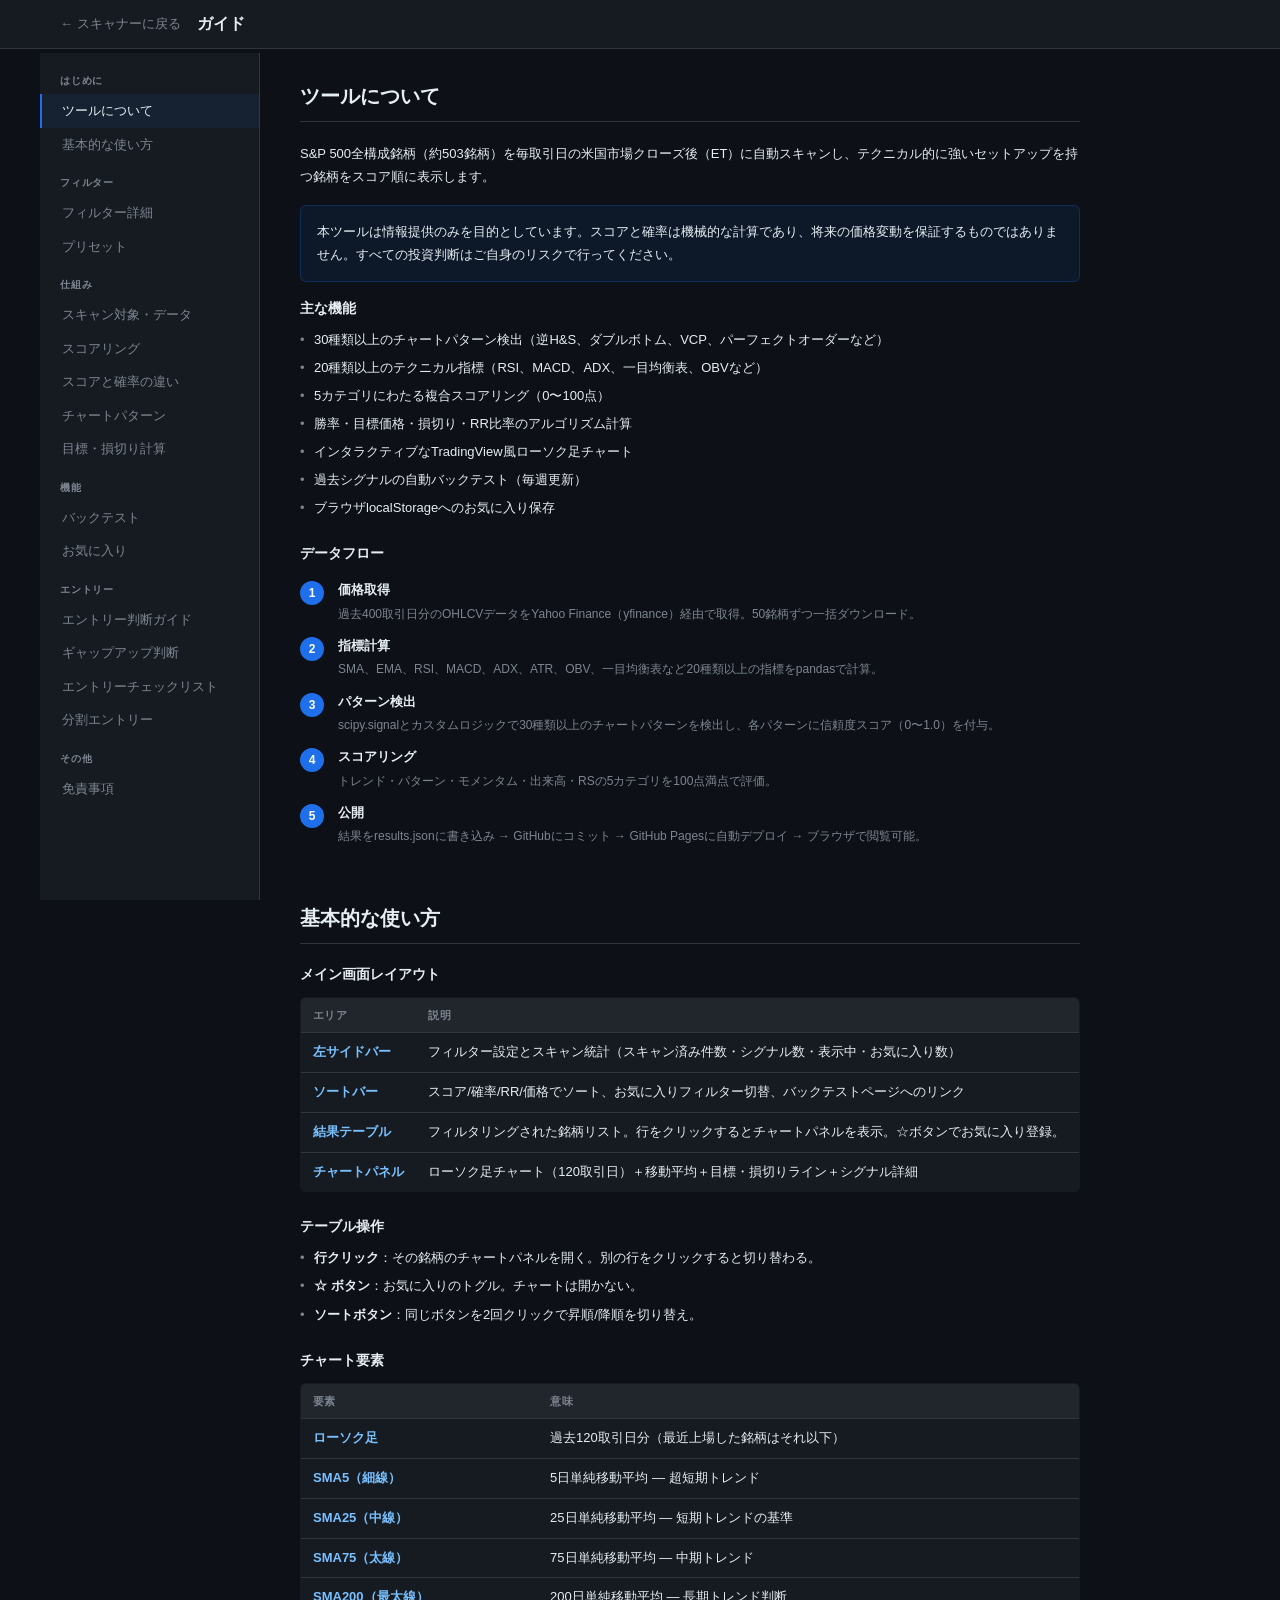
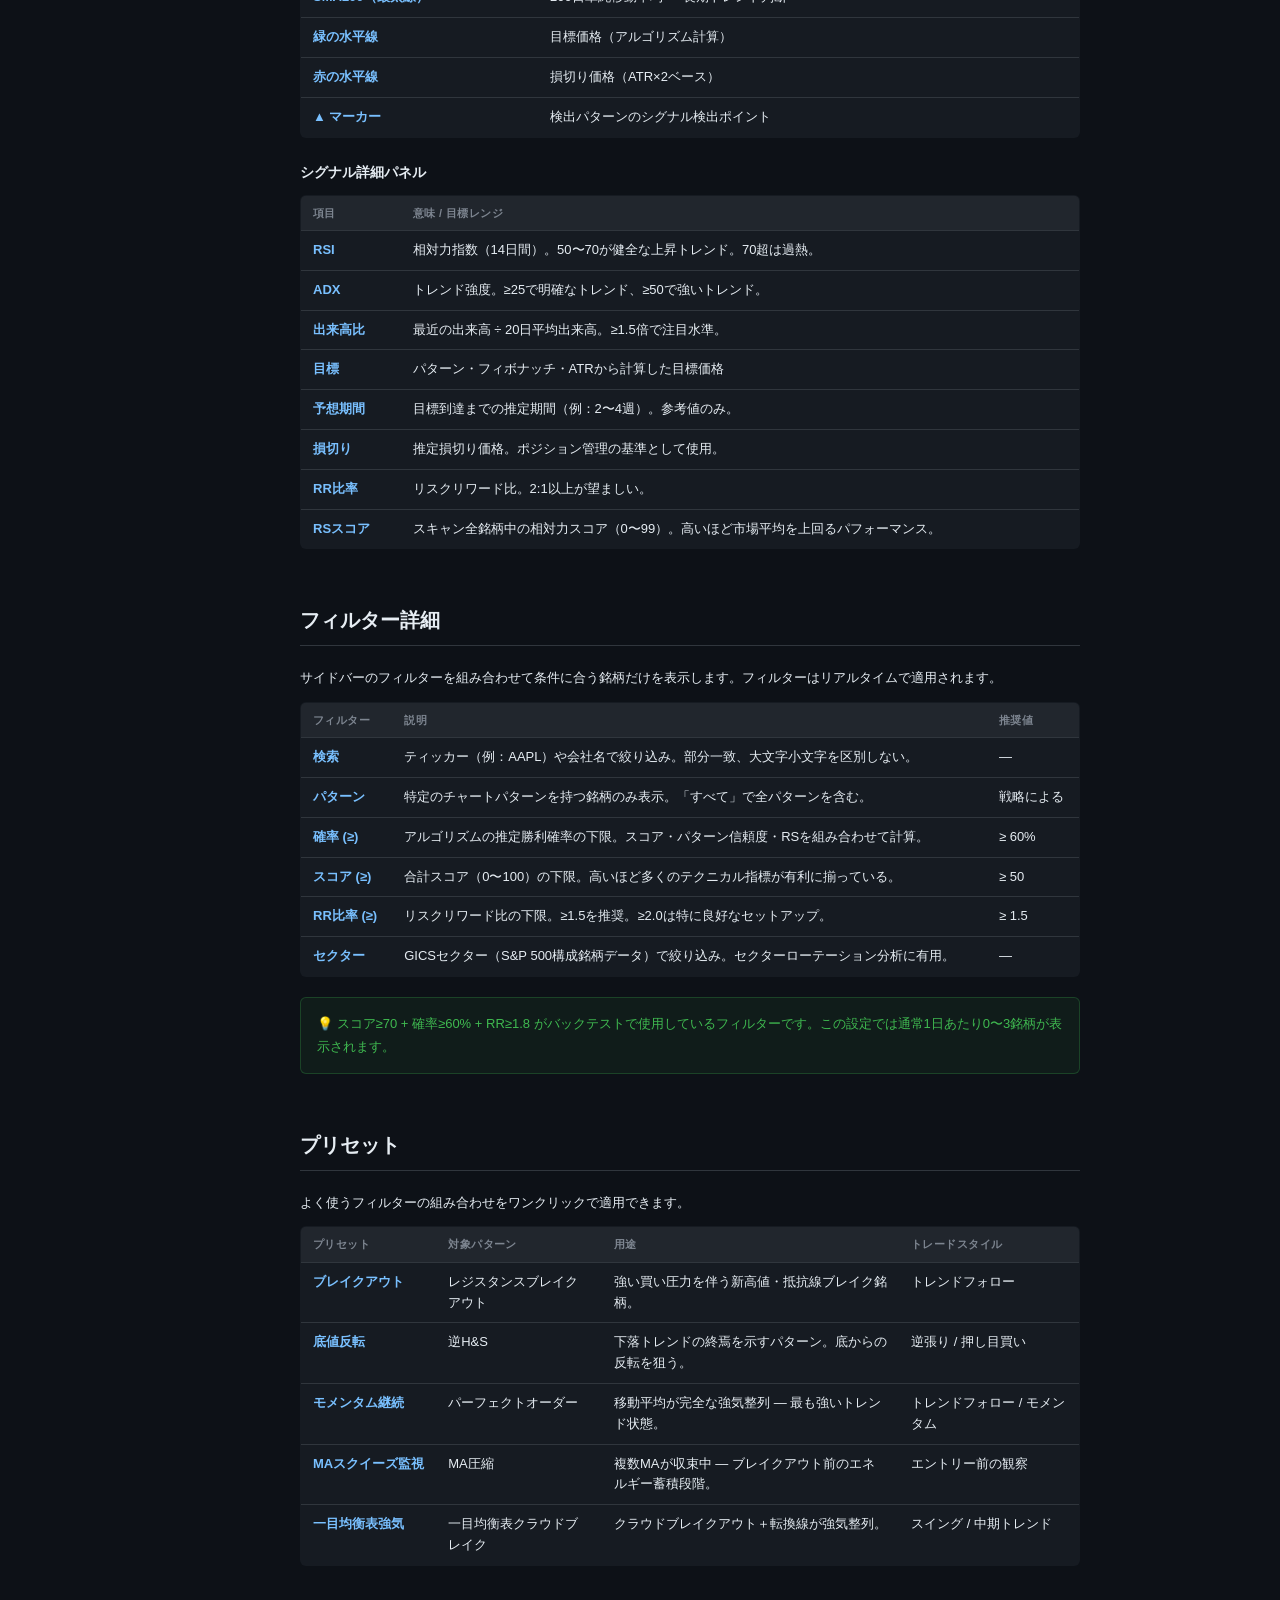
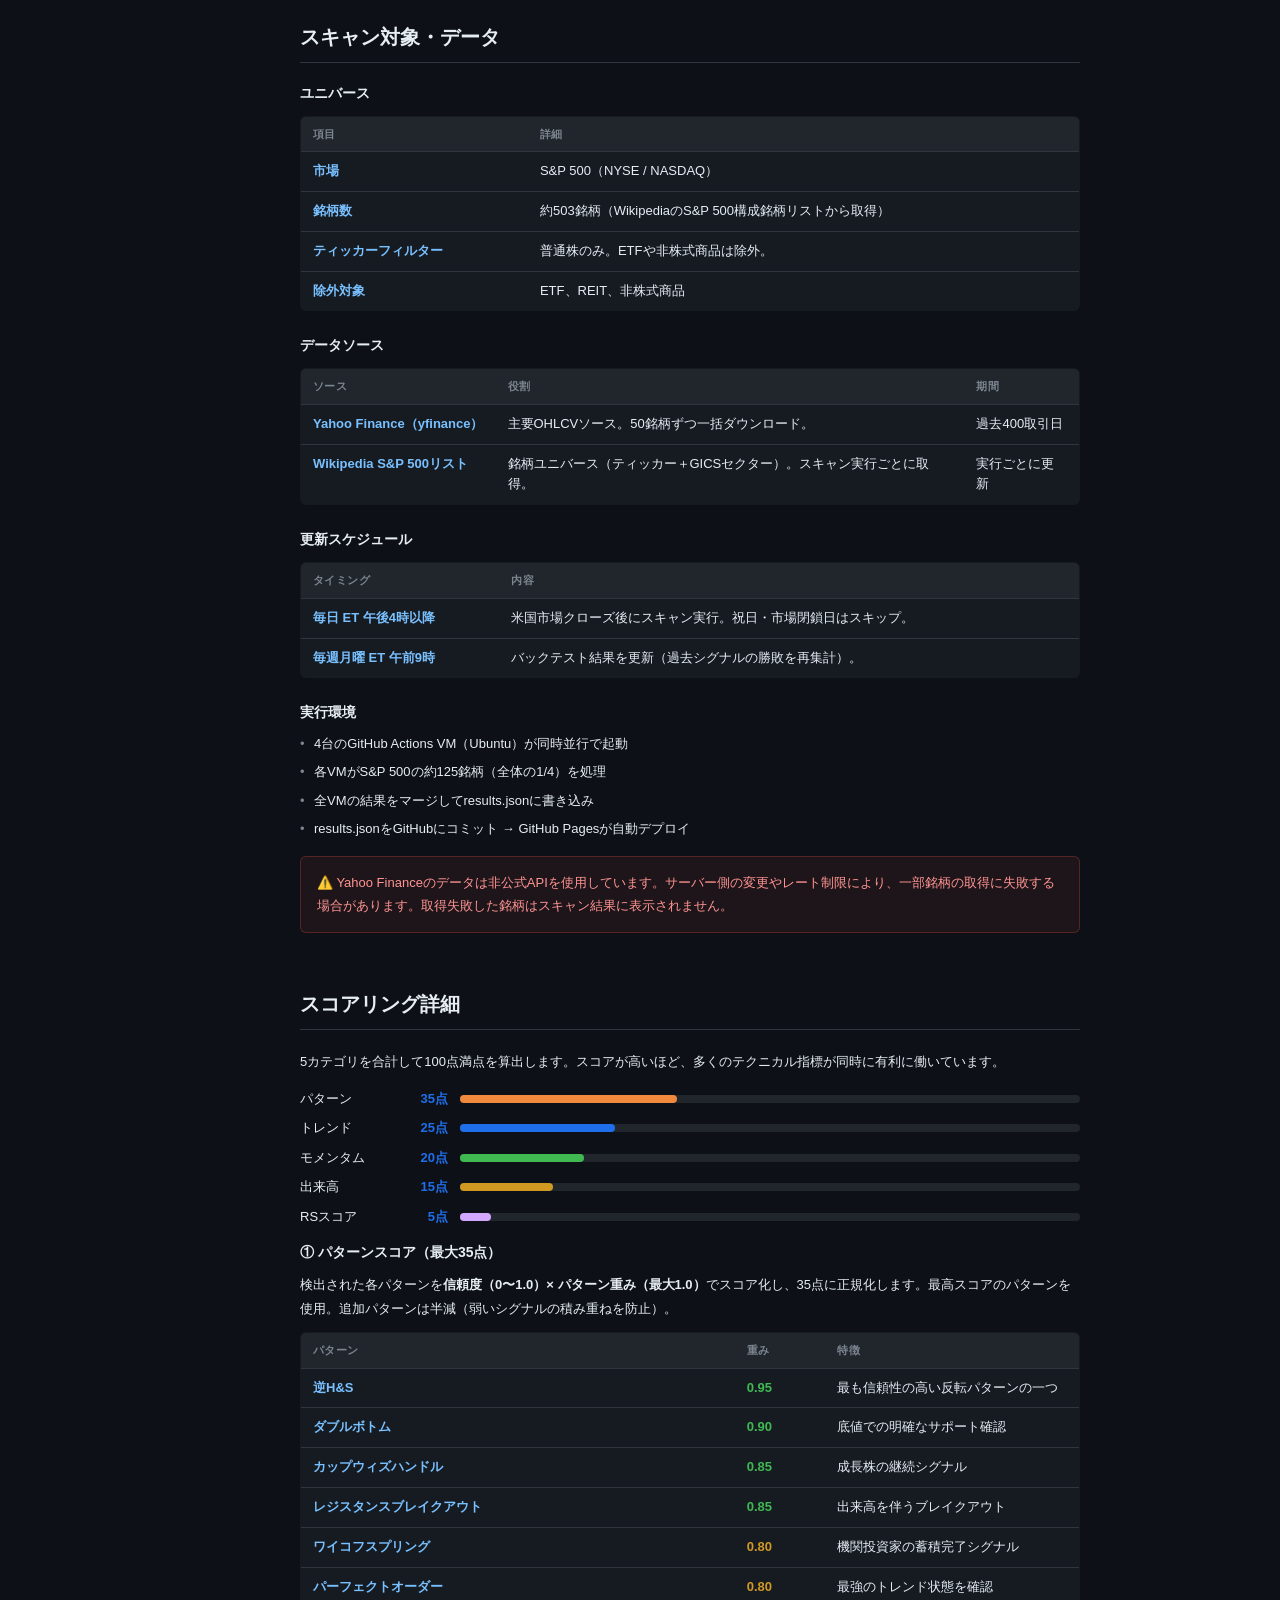
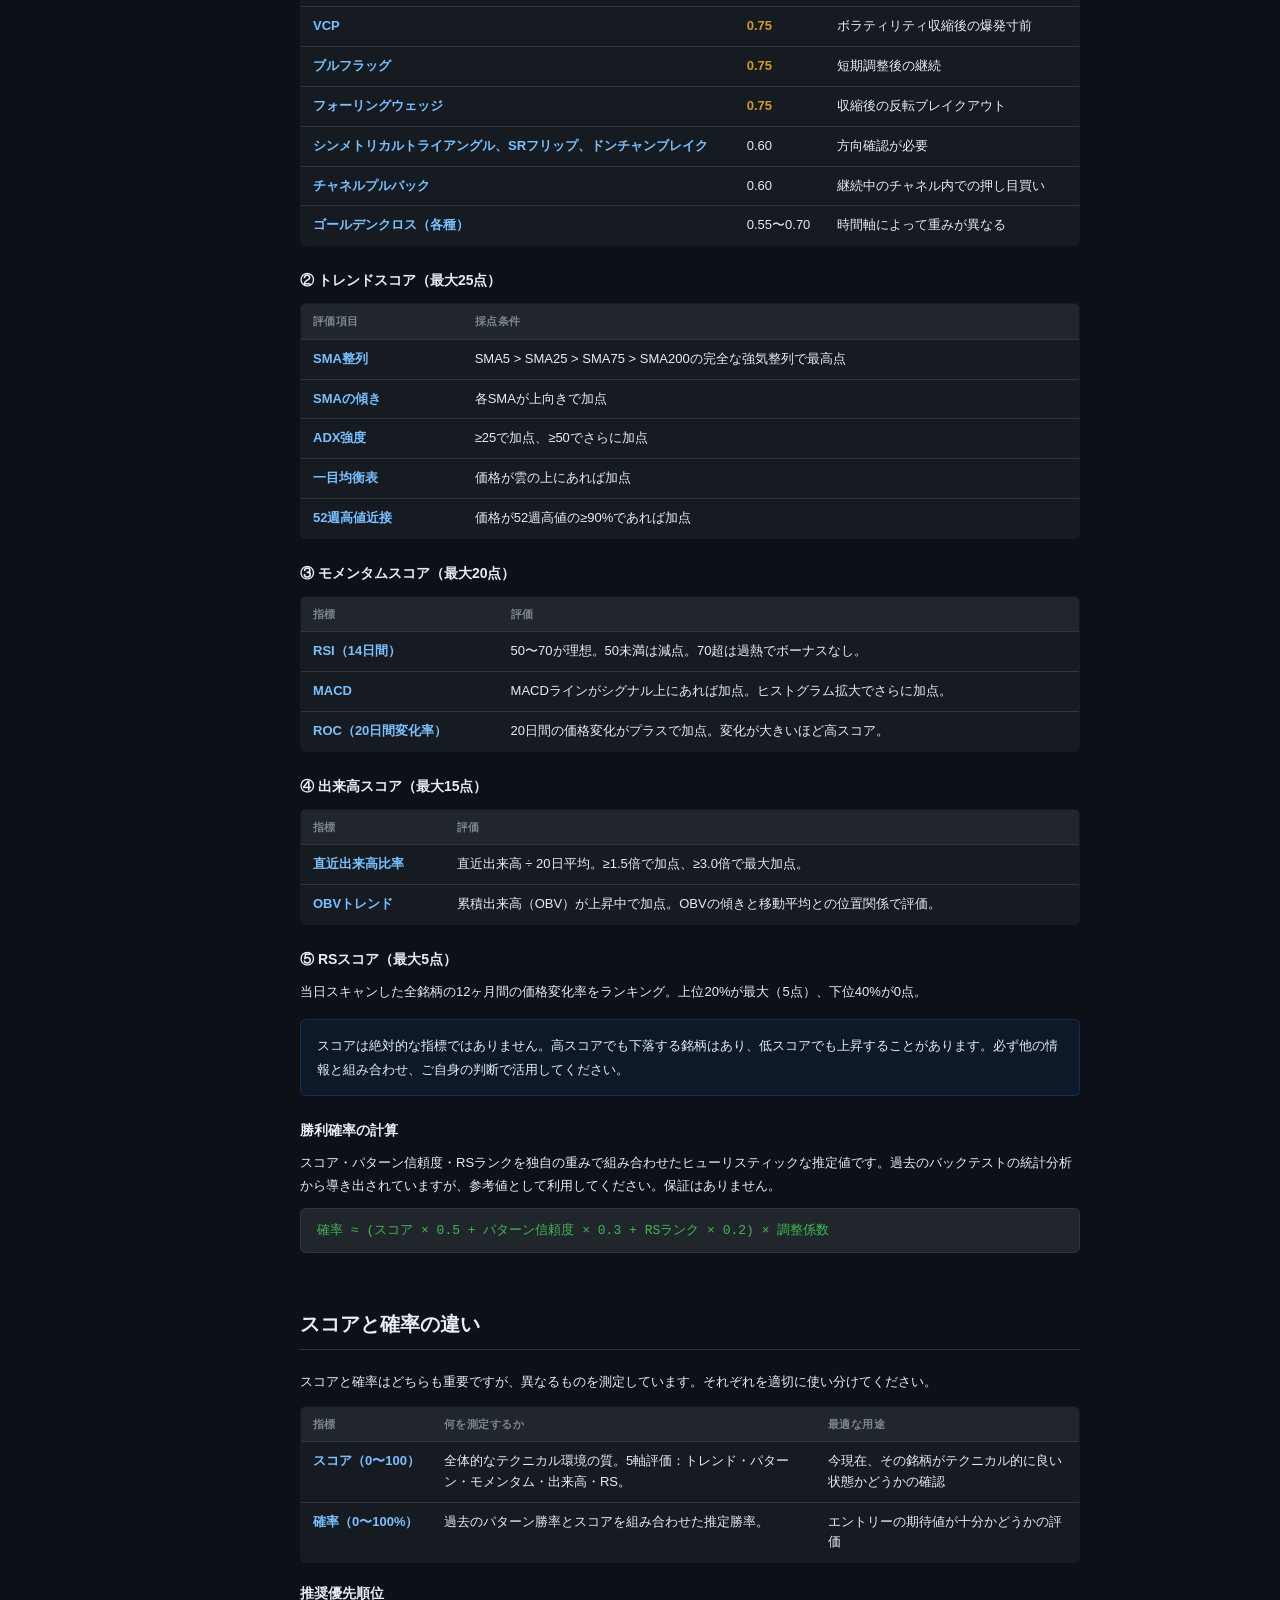
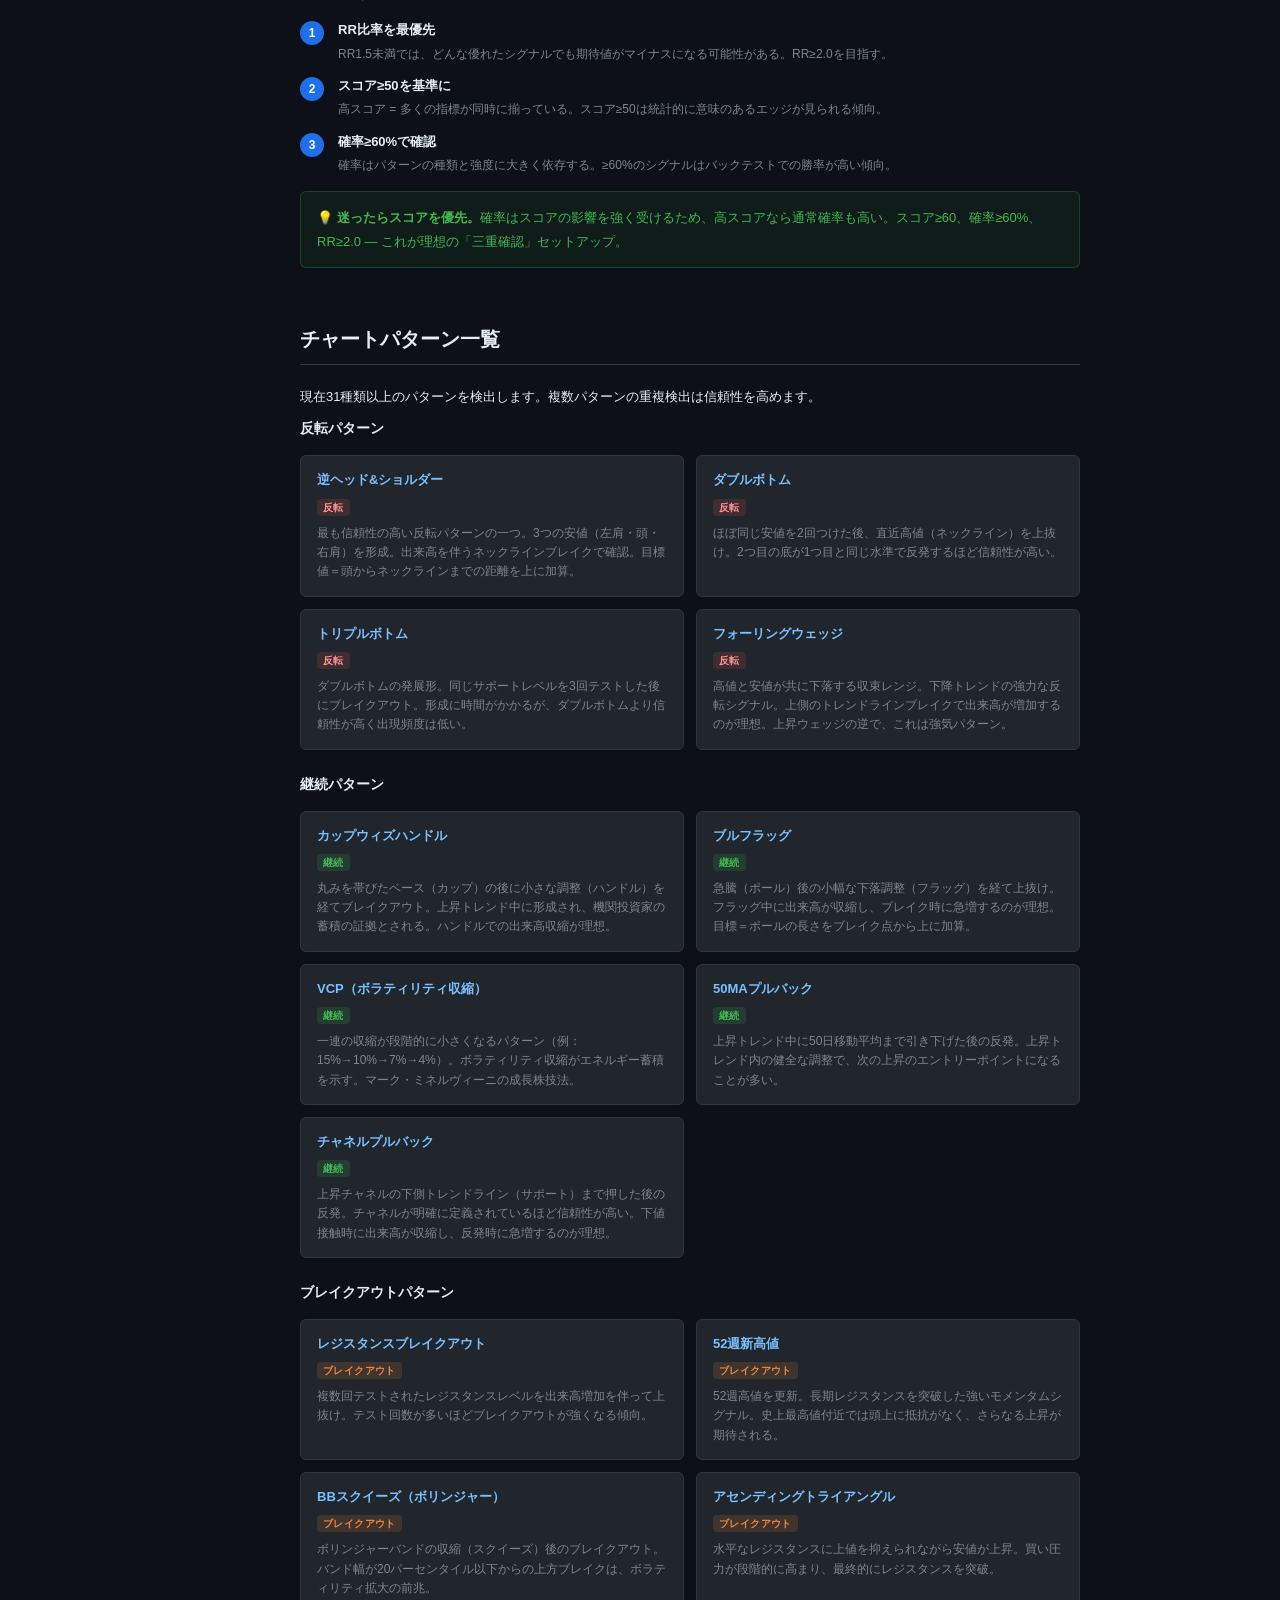
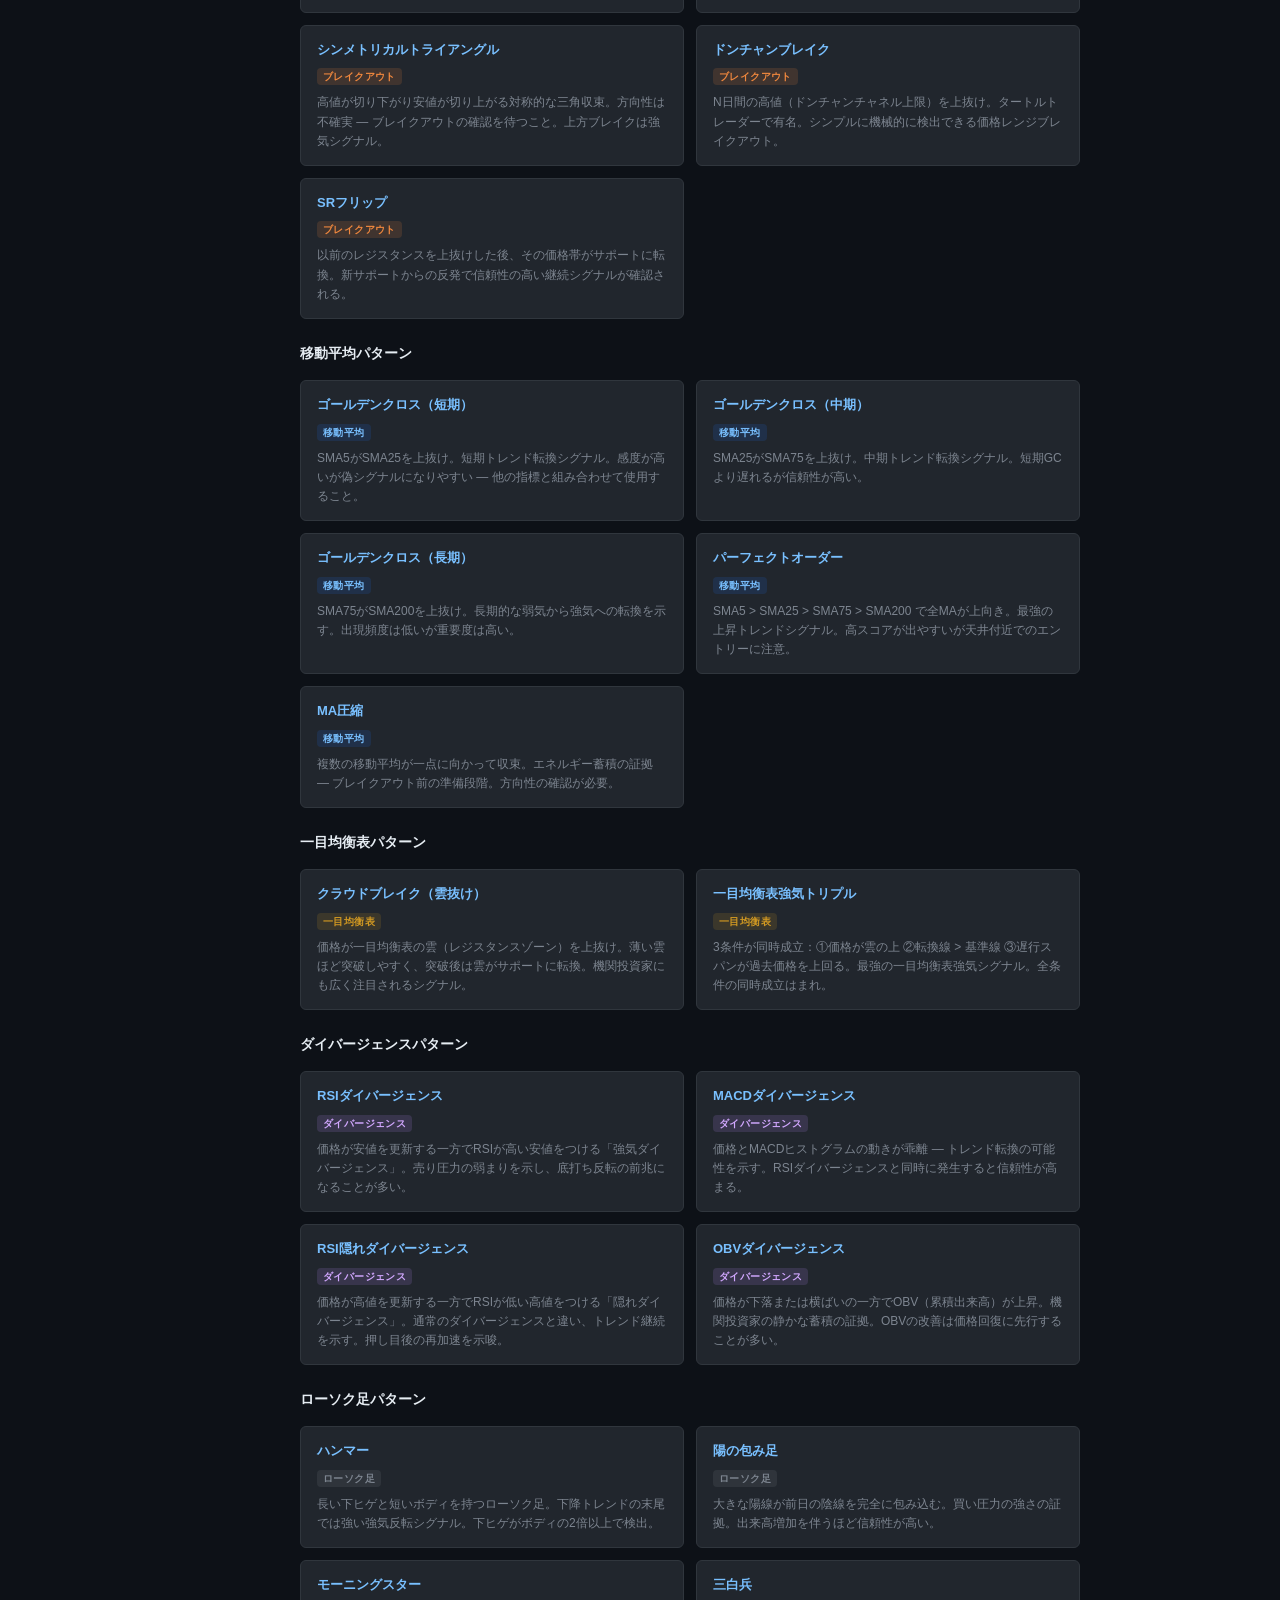
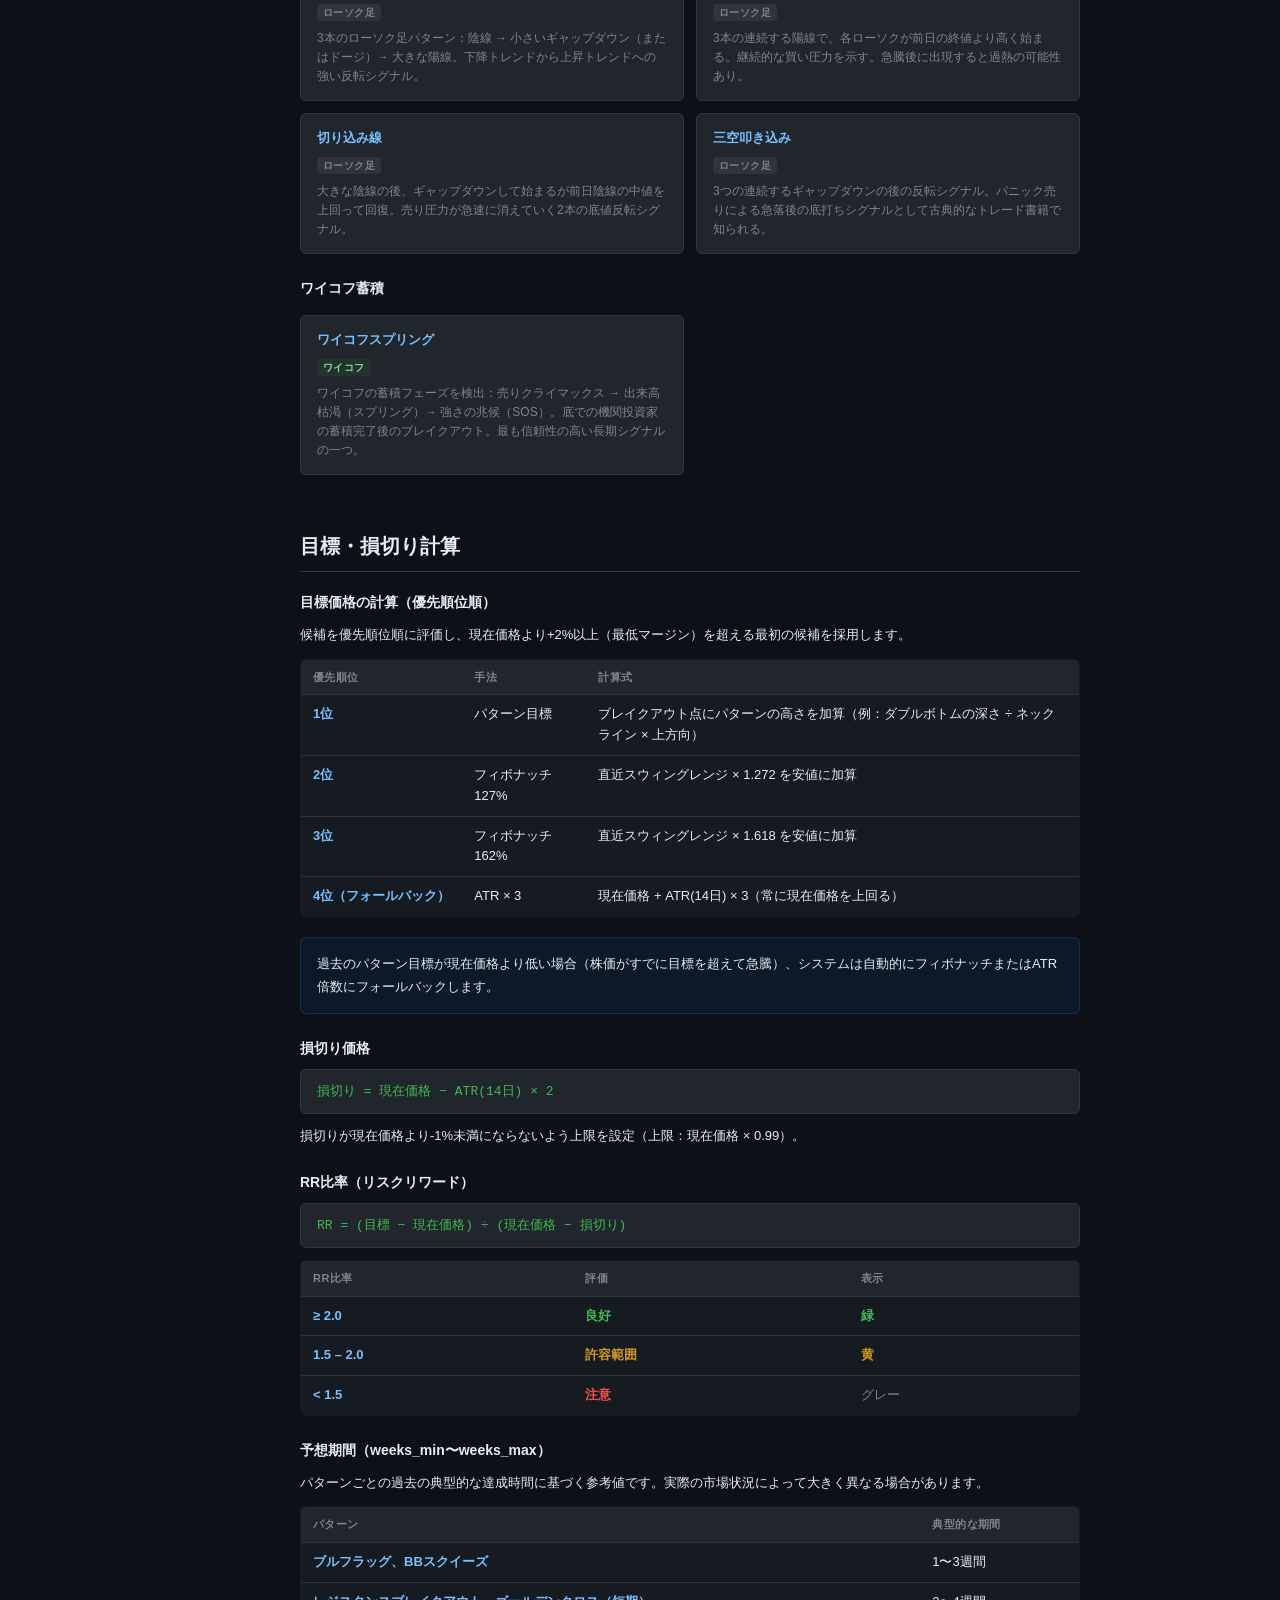
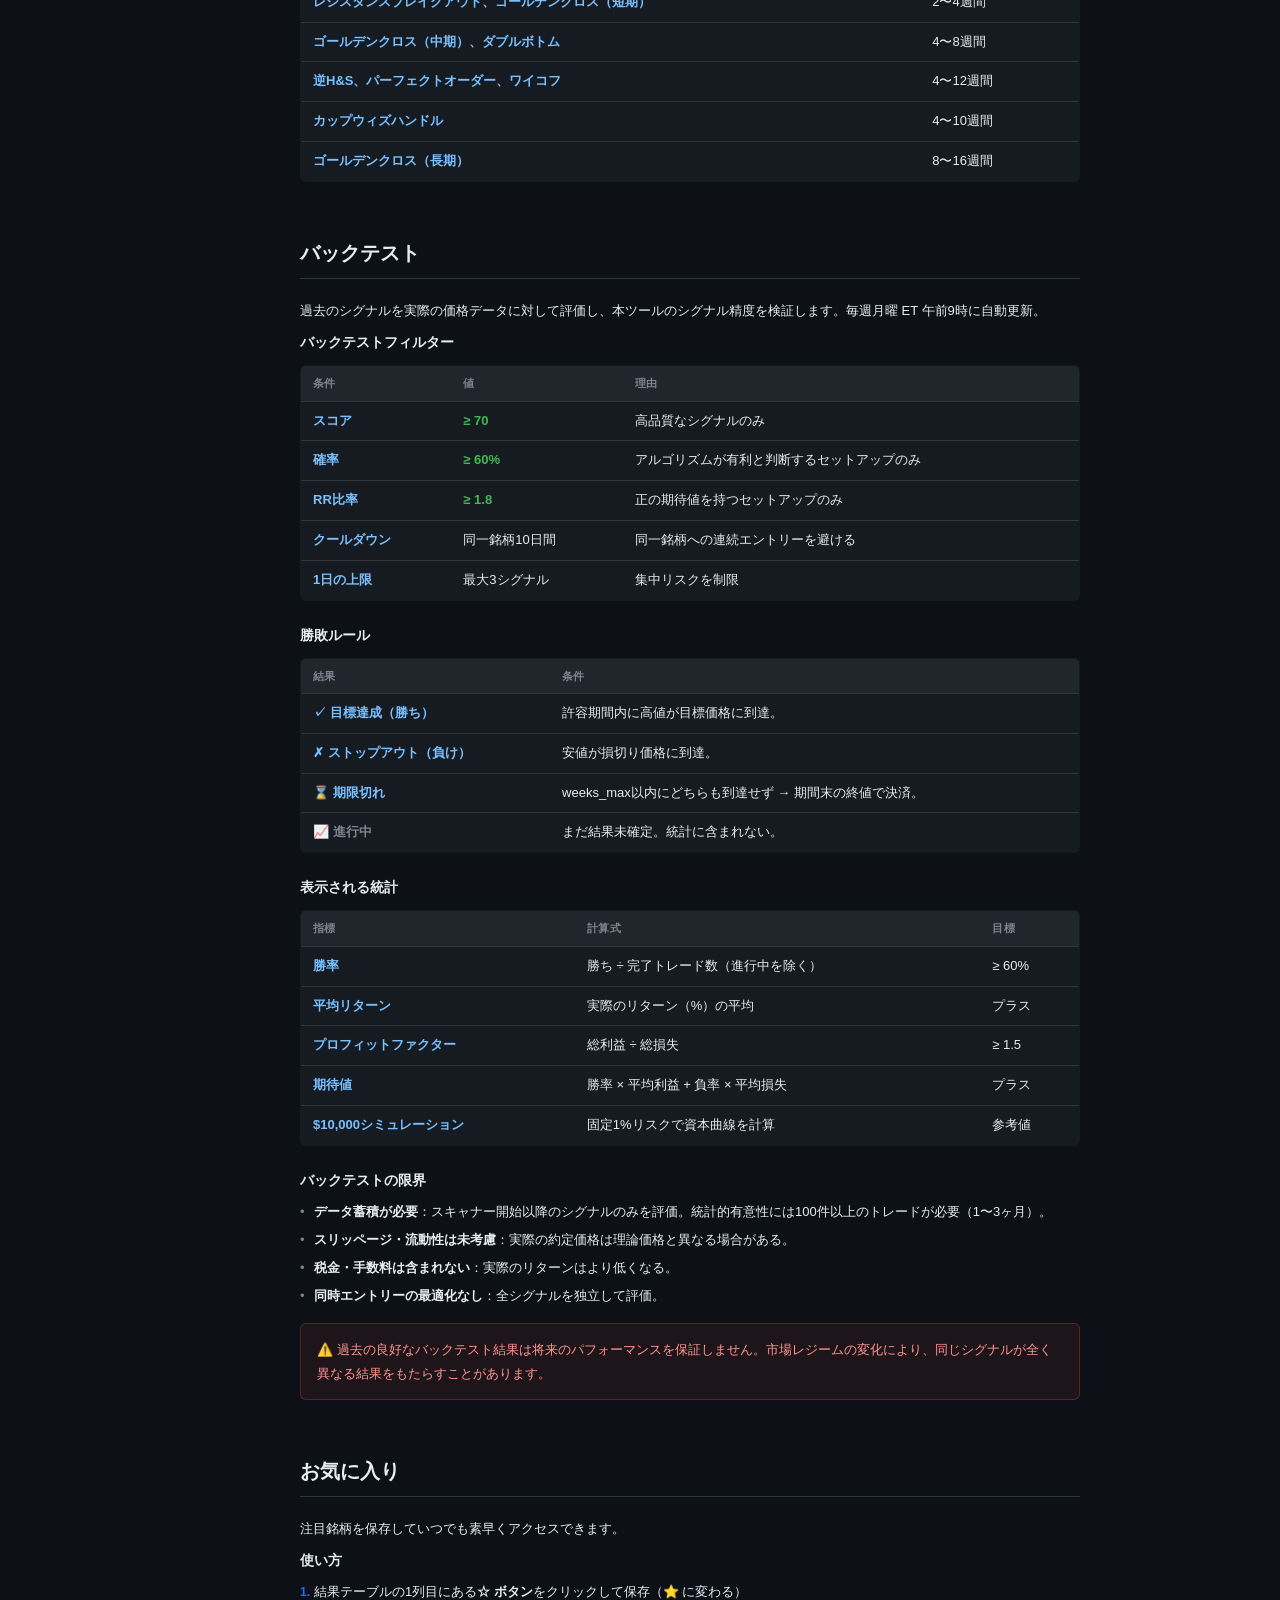
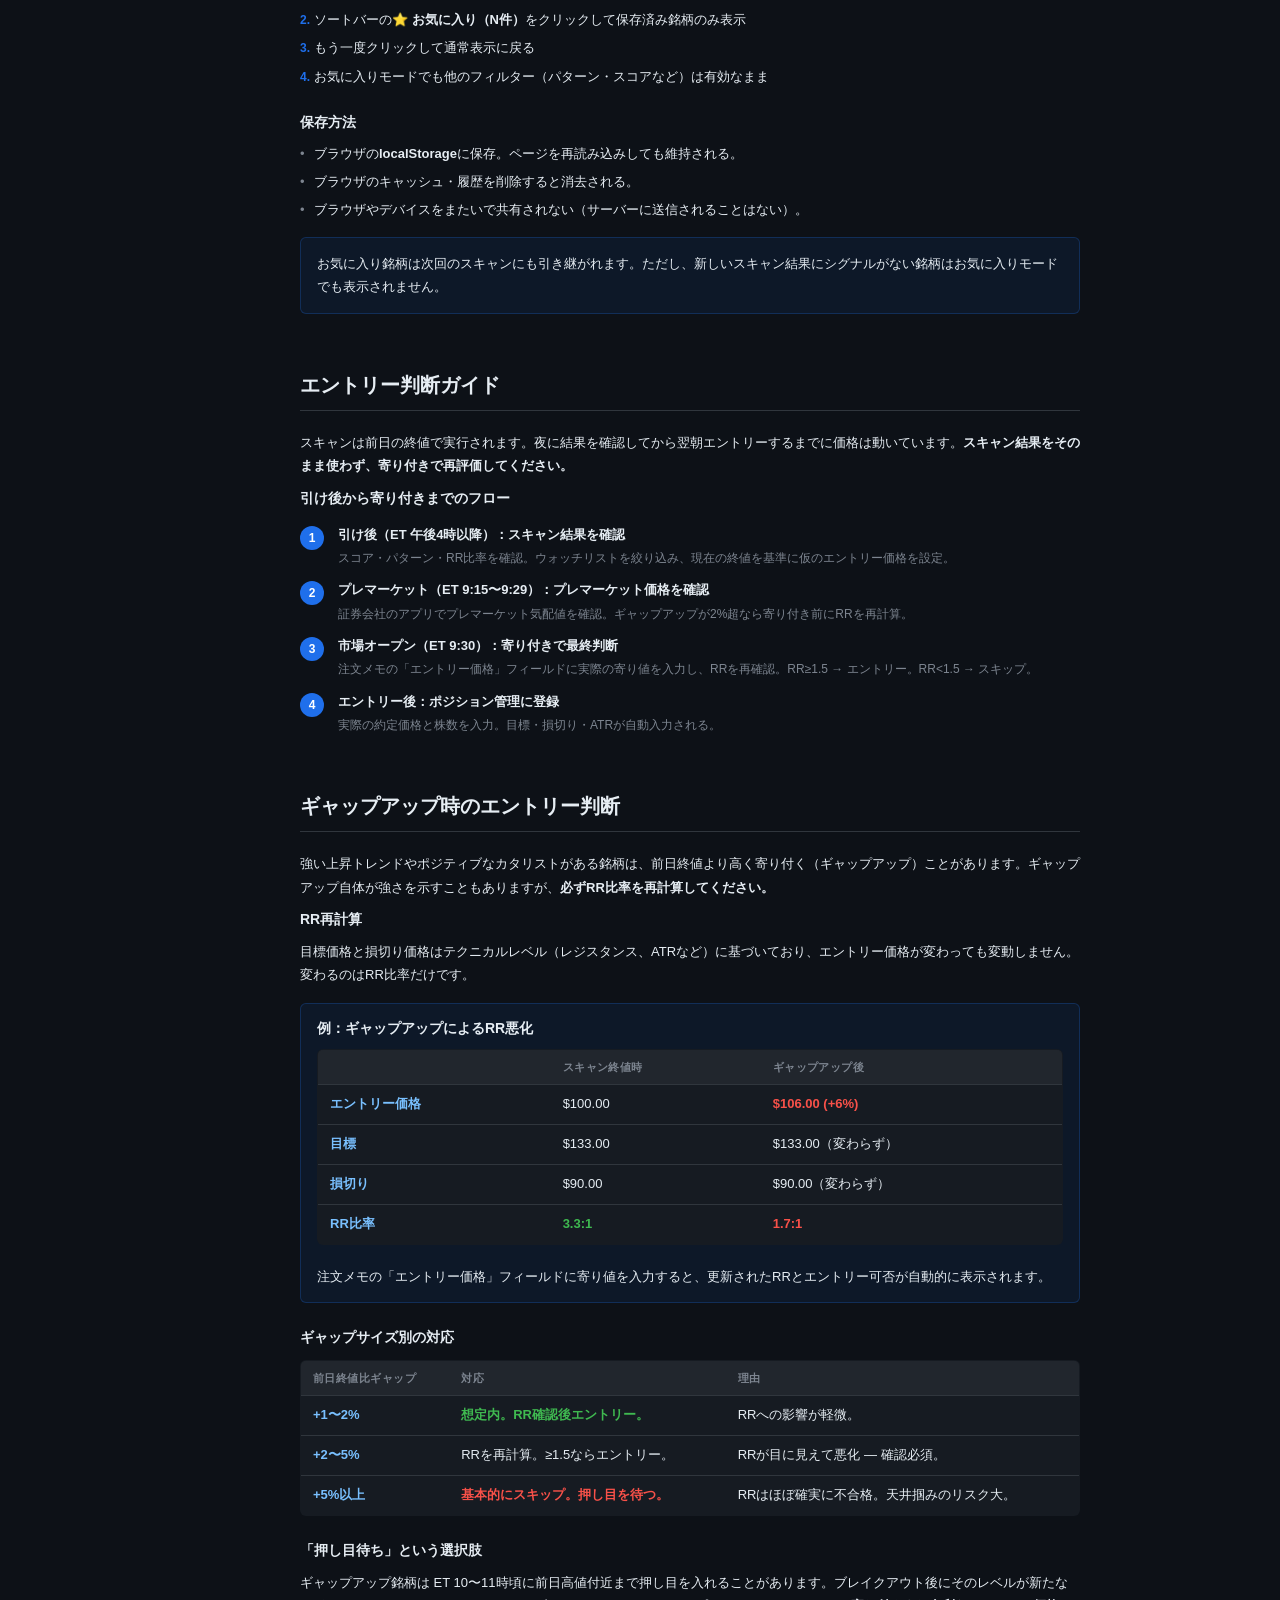
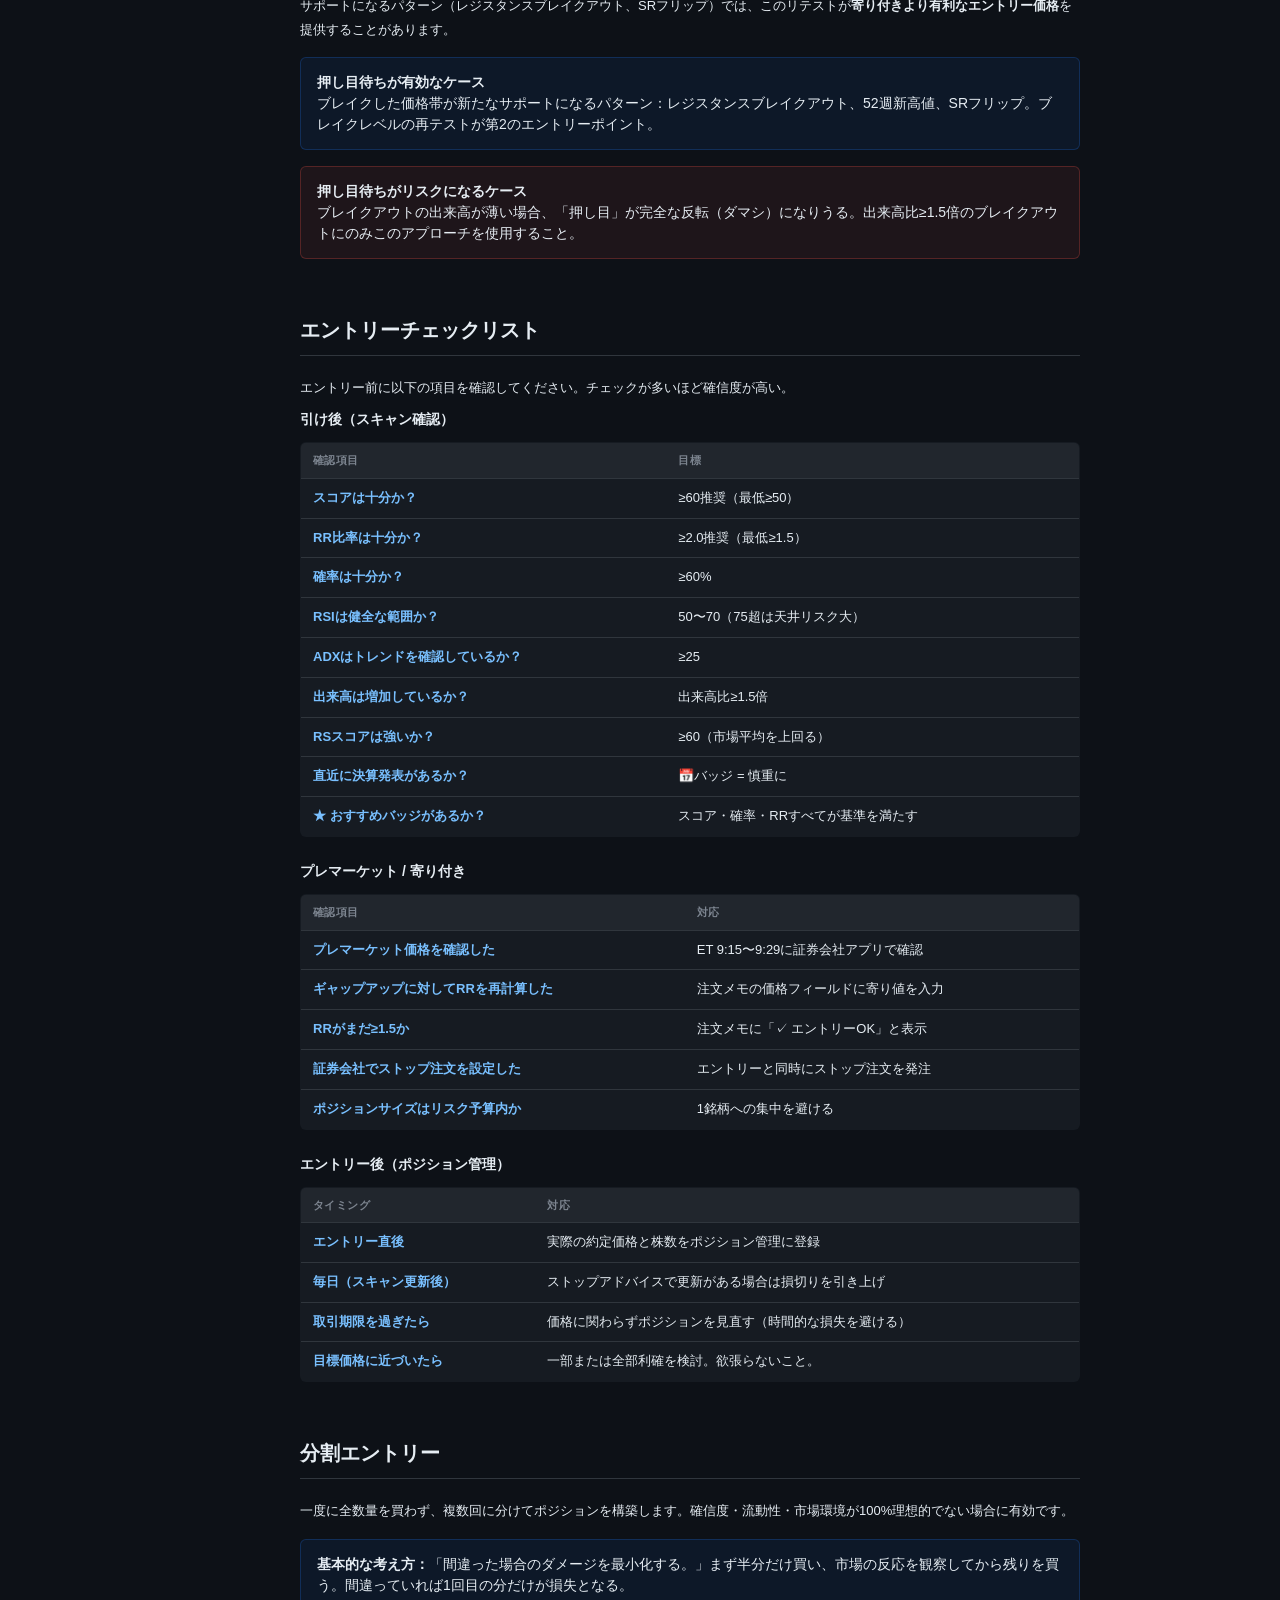
<file: docs/help.html>
<!DOCTYPE html>
<html lang="ja">
<head>
  <meta charset="UTF-8" />
  <meta name="viewport" content="width=device-width, initial-scale=1.0" />
  <title>ガイド | 米国株テクニカルスキャナー</title>
  <link rel="stylesheet" href="css/style.css" />
  <link rel="stylesheet" href="css/help.css" />
</head>
<body>

<header>
  <div class="help-header-inner">
    <a href="index.html" class="back-link">&larr; スキャナーに戻る</a>
    <h1>ガイド</h1>
  </div>
</header>

<div class="help-layout">

  <nav class="help-nav" id="help-nav">
    <ul>
      <li class="nav-section">はじめに</li>
      <li><a href="#overview">ツールについて</a></li>
      <li><a href="#basic">基本的な使い方</a></li>
      <li class="nav-section">フィルター</li>
      <li><a href="#filters">フィルター詳細</a></li>
      <li><a href="#presets">プリセット</a></li>
      <li class="nav-section">仕組み</li>
      <li><a href="#scan-target">スキャン対象・データ</a></li>
      <li><a href="#scoring">スコアリング</a></li>
      <li><a href="#score-vs-prob">スコアと確率の違い</a></li>
      <li><a href="#patterns">チャートパターン</a></li>
      <li><a href="#target-calc">目標・損切り計算</a></li>
      <li class="nav-section">機能</li>
      <li><a href="#backtest">バックテスト</a></li>
      <li><a href="#favorites">お気に入り</a></li>
      <li class="nav-section">エントリー</li>
      <li><a href="#entry-guide">エントリー判断ガイド</a></li>
      <li><a href="#entry-gap">ギャップアップ判断</a></li>
      <li><a href="#entry-checklist">エントリーチェックリスト</a></li>
      <li><a href="#entry-split">分割エントリー</a></li>
      <li class="nav-section">その他</li>
      <li><a href="#disclaimer">免責事項</a></li>
    </ul>
  </nav>

  <main class="help-content">

    <section class="help-section" id="overview">
      <h2>ツールについて</h2>
      <p>S&amp;P 500全構成銘柄（約503銘柄）を毎取引日の米国市場クローズ後（ET）に自動スキャンし、テクニカル的に強いセットアップを持つ銘柄をスコア順に表示します。</p>
      <div class="info-box">
        <p>本ツールは情報提供のみを目的としています。スコアと確率は機械的な計算であり、将来の価格変動を保証するものではありません。すべての投資判断はご自身のリスクで行ってください。</p>
      </div>

      <h3>主な機能</h3>
      <ul>
        <li>30種類以上のチャートパターン検出（逆H&amp;S、ダブルボトム、VCP、パーフェクトオーダーなど）</li>
        <li>20種類以上のテクニカル指標（RSI、MACD、ADX、一目均衡表、OBVなど）</li>
        <li>5カテゴリにわたる複合スコアリング（0〜100点）</li>
        <li>勝率・目標価格・損切り・RR比率のアルゴリズム計算</li>
        <li>インタラクティブなTradingView風ローソク足チャート</li>
        <li>過去シグナルの自動バックテスト（毎週更新）</li>
        <li>ブラウザlocalStorageへのお気に入り保存</li>
      </ul>

      <h3>データフロー</h3>
      <div class="step-list">
        <div class="step"><div class="step-num">1</div><div class="step-body"><strong>価格取得</strong><span>過去400取引日分のOHLCVデータをYahoo Finance（yfinance）経由で取得。50銘柄ずつ一括ダウンロード。</span></div></div>
        <div class="step"><div class="step-num">2</div><div class="step-body"><strong>指標計算</strong><span>SMA、EMA、RSI、MACD、ADX、ATR、OBV、一目均衡表など20種類以上の指標をpandasで計算。</span></div></div>
        <div class="step"><div class="step-num">3</div><div class="step-body"><strong>パターン検出</strong><span>scipy.signalとカスタムロジックで30種類以上のチャートパターンを検出し、各パターンに信頼度スコア（0〜1.0）を付与。</span></div></div>
        <div class="step"><div class="step-num">4</div><div class="step-body"><strong>スコアリング</strong><span>トレンド・パターン・モメンタム・出来高・RSの5カテゴリを100点満点で評価。</span></div></div>
        <div class="step"><div class="step-num">5</div><div class="step-body"><strong>公開</strong><span>結果をresults.jsonに書き込み &rarr; GitHubにコミット &rarr; GitHub Pagesに自動デプロイ &rarr; ブラウザで閲覧可能。</span></div></div>
      </div>
    </section>

    <section class="help-section" id="basic">
      <h2>基本的な使い方</h2>

      <h3>メイン画面レイアウト</h3>
      <table class="h-table">
        <thead><tr><th>エリア</th><th>説明</th></tr></thead>
        <tbody>
          <tr><td>左サイドバー</td><td>フィルター設定とスキャン統計（スキャン済み件数・シグナル数・表示中・お気に入り数）</td></tr>
          <tr><td>ソートバー</td><td>スコア/確率/RR/価格でソート、お気に入りフィルター切替、バックテストページへのリンク</td></tr>
          <tr><td>結果テーブル</td><td>フィルタリングされた銘柄リスト。行をクリックするとチャートパネルを表示。☆ボタンでお気に入り登録。</td></tr>
          <tr><td>チャートパネル</td><td>ローソク足チャート（120取引日）＋移動平均＋目標・損切りライン＋シグナル詳細</td></tr>
        </tbody>
      </table>

      <h3>テーブル操作</h3>
      <ul>
        <li><strong>行クリック</strong>：その銘柄のチャートパネルを開く。別の行をクリックすると切り替わる。</li>
        <li><strong>☆ ボタン</strong>：お気に入りのトグル。チャートは開かない。</li>
        <li><strong>ソートボタン</strong>：同じボタンを2回クリックで昇順/降順を切り替え。</li>
      </ul>

      <h3>チャート要素</h3>
      <table class="h-table">
        <thead><tr><th>要素</th><th>意味</th></tr></thead>
        <tbody>
          <tr><td>ローソク足</td><td>過去120取引日分（最近上場した銘柄はそれ以下）</td></tr>
          <tr><td>SMA5（細線）</td><td>5日単純移動平均 — 超短期トレンド</td></tr>
          <tr><td>SMA25（中線）</td><td>25日単純移動平均 — 短期トレンドの基準</td></tr>
          <tr><td>SMA75（太線）</td><td>75日単純移動平均 — 中期トレンド</td></tr>
          <tr><td>SMA200（最太線）</td><td>200日単純移動平均 — 長期トレンド判断</td></tr>
          <tr><td class="good">緑の水平線</td><td>目標価格（アルゴリズム計算）</td></tr>
          <tr><td class="bad">赤の水平線</td><td>損切り価格（ATR×2ベース）</td></tr>
          <tr><td>▲ マーカー</td><td>検出パターンのシグナル検出ポイント</td></tr>
        </tbody>
      </table>

      <h3>シグナル詳細パネル</h3>
      <table class="h-table">
        <thead><tr><th>項目</th><th>意味 / 目標レンジ</th></tr></thead>
        <tbody>
          <tr><td>RSI</td><td>相対力指数（14日間）。50〜70が健全な上昇トレンド。70超は過熱。</td></tr>
          <tr><td>ADX</td><td>トレンド強度。≥25で明確なトレンド、≥50で強いトレンド。</td></tr>
          <tr><td>出来高比</td><td>最近の出来高 ÷ 20日平均出来高。≥1.5倍で注目水準。</td></tr>
          <tr><td>目標</td><td>パターン・フィボナッチ・ATRから計算した目標価格</td></tr>
          <tr><td>予想期間</td><td>目標到達までの推定期間（例：2〜4週）。参考値のみ。</td></tr>
          <tr><td>損切り</td><td>推定損切り価格。ポジション管理の基準として使用。</td></tr>
          <tr><td>RR比率</td><td>リスクリワード比。2:1以上が望ましい。</td></tr>
          <tr><td>RSスコア</td><td>スキャン全銘柄中の相対力スコア（0〜99）。高いほど市場平均を上回るパフォーマンス。</td></tr>
        </tbody>
      </table>
    </section>

    <section class="help-section" id="filters">
      <h2>フィルター詳細</h2>
      <p>サイドバーのフィルターを組み合わせて条件に合う銘柄だけを表示します。フィルターはリアルタイムで適用されます。</p>

      <table class="h-table">
        <thead><tr><th>フィルター</th><th>説明</th><th>推奨値</th></tr></thead>
        <tbody>
          <tr>
            <td>検索</td>
            <td>ティッカー（例：AAPL）や会社名で絞り込み。部分一致、大文字小文字を区別しない。</td>
            <td>&mdash;</td>
          </tr>
          <tr>
            <td>パターン</td>
            <td>特定のチャートパターンを持つ銘柄のみ表示。「すべて」で全パターンを含む。</td>
            <td>戦略による</td>
          </tr>
          <tr>
            <td>確率 (&ge;)</td>
            <td>アルゴリズムの推定勝利確率の下限。スコア・パターン信頼度・RSを組み合わせて計算。</td>
            <td>&ge; 60%</td>
          </tr>
          <tr>
            <td>スコア (&ge;)</td>
            <td>合計スコア（0〜100）の下限。高いほど多くのテクニカル指標が有利に揃っている。</td>
            <td>&ge; 50</td>
          </tr>
          <tr>
            <td>RR比率 (&ge;)</td>
            <td>リスクリワード比の下限。≥1.5を推奨。≥2.0は特に良好なセットアップ。</td>
            <td>&ge; 1.5</td>
          </tr>
          <tr>
            <td>セクター</td>
            <td>GICSセクター（S&amp;P 500構成銘柄データ）で絞り込み。セクターローテーション分析に有用。</td>
            <td>&mdash;</td>
          </tr>
        </tbody>
      </table>

      <div class="tip-box">
        <p>&#128161; スコア&ge;70 + 確率&ge;60% + RR&ge;1.8 がバックテストで使用しているフィルターです。この設定では通常1日あたり0〜3銘柄が表示されます。</p>
      </div>
    </section>

    <section class="help-section" id="presets">
      <h2>プリセット</h2>
      <p>よく使うフィルターの組み合わせをワンクリックで適用できます。</p>

      <table class="h-table">
        <thead><tr><th>プリセット</th><th>対象パターン</th><th>用途</th><th>トレードスタイル</th></tr></thead>
        <tbody>
          <tr>
            <td>ブレイクアウト</td>
            <td>レジスタンスブレイクアウト</td>
            <td>強い買い圧力を伴う新高値・抵抗線ブレイク銘柄。</td>
            <td>トレンドフォロー</td>
          </tr>
          <tr>
            <td>底値反転</td>
            <td>逆H&amp;S</td>
            <td>下落トレンドの終焉を示すパターン。底からの反転を狙う。</td>
            <td>逆張り / 押し目買い</td>
          </tr>
          <tr>
            <td>モメンタム継続</td>
            <td>パーフェクトオーダー</td>
            <td>移動平均が完全な強気整列 — 最も強いトレンド状態。</td>
            <td>トレンドフォロー / モメンタム</td>
          </tr>
          <tr>
            <td>MAスクイーズ監視</td>
            <td>MA圧縮</td>
            <td>複数MAが収束中 — ブレイクアウト前のエネルギー蓄積段階。</td>
            <td>エントリー前の観察</td>
          </tr>
          <tr>
            <td>一目均衡表強気</td>
            <td>一目均衡表クラウドブレイク</td>
            <td>クラウドブレイクアウト＋転換線が強気整列。</td>
            <td>スイング / 中期トレンド</td>
          </tr>
        </tbody>
      </table>
    </section>

    <section class="help-section" id="scan-target">
      <h2>スキャン対象・データ</h2>

      <h3>ユニバース</h3>
      <table class="h-table">
        <thead><tr><th>項目</th><th>詳細</th></tr></thead>
        <tbody>
          <tr><td>市場</td><td>S&amp;P 500（NYSE / NASDAQ）</td></tr>
          <tr><td>銘柄数</td><td>約503銘柄（WikipediaのS&amp;P 500構成銘柄リストから取得）</td></tr>
          <tr><td>ティッカーフィルター</td><td>普通株のみ。ETFや非株式商品は除外。</td></tr>
          <tr><td>除外対象</td><td>ETF、REIT、非株式商品</td></tr>
        </tbody>
      </table>

      <h3>データソース</h3>
      <table class="h-table">
        <thead><tr><th>ソース</th><th>役割</th><th>期間</th></tr></thead>
        <tbody>
          <tr><td>Yahoo Finance（yfinance）</td><td>主要OHLCVソース。50銘柄ずつ一括ダウンロード。</td><td>過去400取引日</td></tr>
          <tr><td>Wikipedia S&amp;P 500リスト</td><td>銘柄ユニバース（ティッカー＋GICSセクター）。スキャン実行ごとに取得。</td><td>実行ごとに更新</td></tr>
        </tbody>
      </table>

      <h3>更新スケジュール</h3>
      <table class="h-table">
        <thead><tr><th>タイミング</th><th>内容</th></tr></thead>
        <tbody>
          <tr><td>毎日 ET 午後4時以降</td><td>米国市場クローズ後にスキャン実行。祝日・市場閉鎖日はスキップ。</td></tr>
          <tr><td>毎週月曜 ET 午前9時</td><td>バックテスト結果を更新（過去シグナルの勝敗を再集計）。</td></tr>
        </tbody>
      </table>

      <h3>実行環境</h3>
      <ul>
        <li>4台のGitHub Actions VM（Ubuntu）が同時並行で起動</li>
        <li>各VMがS&amp;P 500の約125銘柄（全体の1/4）を処理</li>
        <li>全VMの結果をマージしてresults.jsonに書き込み</li>
        <li>results.jsonをGitHubにコミット → GitHub Pagesが自動デプロイ</li>
      </ul>

      <div class="warn-box">
        <p>&#9888;&#65039; Yahoo Financeのデータは非公式APIを使用しています。サーバー側の変更やレート制限により、一部銘柄の取得に失敗する場合があります。取得失敗した銘柄はスキャン結果に表示されません。</p>
      </div>
    </section>

    <section class="help-section" id="scoring">
      <h2>スコアリング詳細</h2>
      <p>5カテゴリを合計して100点満点を算出します。スコアが高いほど、多くのテクニカル指標が同時に有利に働いています。</p>

      <div class="score-breakdown">
        <div class="sb-row">
          <span class="sb-label">パターン</span>
          <span class="sb-pts">35点</span>
          <div class="sb-bar-bg"><div class="sb-bar-fill" style="width:35%;background:var(--orange)"></div></div>
        </div>
        <div class="sb-row">
          <span class="sb-label">トレンド</span>
          <span class="sb-pts">25点</span>
          <div class="sb-bar-bg"><div class="sb-bar-fill" style="width:25%;background:var(--accent)"></div></div>
        </div>
        <div class="sb-row">
          <span class="sb-label">モメンタム</span>
          <span class="sb-pts">20点</span>
          <div class="sb-bar-bg"><div class="sb-bar-fill" style="width:20%;background:var(--green)"></div></div>
        </div>
        <div class="sb-row">
          <span class="sb-label">出来高</span>
          <span class="sb-pts">15点</span>
          <div class="sb-bar-bg"><div class="sb-bar-fill" style="width:15%;background:var(--yellow)"></div></div>
        </div>
        <div class="sb-row">
          <span class="sb-label">RSスコア</span>
          <span class="sb-pts">5点</span>
          <div class="sb-bar-bg"><div class="sb-bar-fill" style="width:5%;background:#d2a8ff"></div></div>
        </div>
      </div>

      <h3>&#9312; パターンスコア（最大35点）</h3>
      <p>検出された各パターンを<strong>信頼度（0〜1.0）× パターン重み（最大1.0）</strong>でスコア化し、35点に正規化します。最高スコアのパターンを使用。追加パターンは半減（弱いシグナルの積み重ねを防止）。</p>
      <table class="h-table">
        <thead><tr><th>パターン</th><th>重み</th><th>特徴</th></tr></thead>
        <tbody>
          <tr><td>逆H&amp;S</td><td class="good">0.95</td><td>最も信頼性の高い反転パターンの一つ</td></tr>
          <tr><td>ダブルボトム</td><td class="good">0.90</td><td>底値での明確なサポート確認</td></tr>
          <tr><td>カップウィズハンドル</td><td class="good">0.85</td><td>成長株の継続シグナル</td></tr>
          <tr><td>レジスタンスブレイクアウト</td><td class="good">0.85</td><td>出来高を伴うブレイクアウト</td></tr>
          <tr><td>ワイコフスプリング</td><td class="mid">0.80</td><td>機関投資家の蓄積完了シグナル</td></tr>
          <tr><td>パーフェクトオーダー</td><td class="mid">0.80</td><td>最強のトレンド状態を確認</td></tr>
          <tr><td>VCP</td><td class="mid">0.75</td><td>ボラティリティ収縮後の爆発寸前</td></tr>
          <tr><td>ブルフラッグ</td><td class="mid">0.75</td><td>短期調整後の継続</td></tr>
          <tr><td>フォーリングウェッジ</td><td class="mid">0.75</td><td>収縮後の反転ブレイクアウト</td></tr>
          <tr><td>シンメトリカルトライアングル、SRフリップ、ドンチャンブレイク</td><td>0.60</td><td>方向確認が必要</td></tr>
          <tr><td>チャネルプルバック</td><td>0.60</td><td>継続中のチャネル内での押し目買い</td></tr>
          <tr><td>ゴールデンクロス（各種）</td><td>0.55〜0.70</td><td>時間軸によって重みが異なる</td></tr>
        </tbody>
      </table>

      <h3>&#9313; トレンドスコア（最大25点）</h3>
      <table class="h-table">
        <thead><tr><th>評価項目</th><th>採点条件</th></tr></thead>
        <tbody>
          <tr><td>SMA整列</td><td>SMA5 &gt; SMA25 &gt; SMA75 &gt; SMA200の完全な強気整列で最高点</td></tr>
          <tr><td>SMAの傾き</td><td>各SMAが上向きで加点</td></tr>
          <tr><td>ADX強度</td><td>≥25で加点、≥50でさらに加点</td></tr>
          <tr><td>一目均衡表</td><td>価格が雲の上にあれば加点</td></tr>
          <tr><td>52週高値近接</td><td>価格が52週高値の≥90%であれば加点</td></tr>
        </tbody>
      </table>

      <h3>&#9314; モメンタムスコア（最大20点）</h3>
      <table class="h-table">
        <thead><tr><th>指標</th><th>評価</th></tr></thead>
        <tbody>
          <tr><td>RSI（14日間）</td><td>50〜70が理想。50未満は減点。70超は過熱でボーナスなし。</td></tr>
          <tr><td>MACD</td><td>MACDラインがシグナル上にあれば加点。ヒストグラム拡大でさらに加点。</td></tr>
          <tr><td>ROC（20日間変化率）</td><td>20日間の価格変化がプラスで加点。変化が大きいほど高スコア。</td></tr>
        </tbody>
      </table>

      <h3>&#9315; 出来高スコア（最大15点）</h3>
      <table class="h-table">
        <thead><tr><th>指標</th><th>評価</th></tr></thead>
        <tbody>
          <tr><td>直近出来高比率</td><td>直近出来高 ÷ 20日平均。≥1.5倍で加点、≥3.0倍で最大加点。</td></tr>
          <tr><td>OBVトレンド</td><td>累積出来高（OBV）が上昇中で加点。OBVの傾きと移動平均との位置関係で評価。</td></tr>
        </tbody>
      </table>

      <h3>&#9316; RSスコア（最大5点）</h3>
      <p>当日スキャンした全銘柄の12ヶ月間の価格変化率をランキング。上位20%が最大（5点）、下位40%が0点。</p>

      <div class="info-box">
        <p>スコアは絶対的な指標ではありません。高スコアでも下落する銘柄はあり、低スコアでも上昇することがあります。必ず他の情報と組み合わせ、ご自身の判断で活用してください。</p>
      </div>

      <h3>勝利確率の計算</h3>
      <p>スコア・パターン信頼度・RSランクを独自の重みで組み合わせたヒューリスティックな推定値です。過去のバックテストの統計分析から導き出されていますが、参考値として利用してください。保証はありません。</p>
      <div class="formula">確率 &asymp; (スコア &times; 0.5 + パターン信頼度 &times; 0.3 + RSランク &times; 0.2) &times; 調整係数</div>
    </section>

    <section class="help-section" id="score-vs-prob">
      <h2>スコアと確率の違い</h2>
      <p>スコアと確率はどちらも重要ですが、異なるものを測定しています。それぞれを適切に使い分けてください。</p>

      <table class="h-table">
        <thead><tr><th>指標</th><th>何を測定するか</th><th>最適な用途</th></tr></thead>
        <tbody>
          <tr>
            <td><strong>スコア（0〜100）</strong></td>
            <td>全体的なテクニカル環境の質。5軸評価：トレンド・パターン・モメンタム・出来高・RS。</td>
            <td>今現在、その銘柄がテクニカル的に良い状態かどうかの確認</td>
          </tr>
          <tr>
            <td><strong>確率（0〜100%）</strong></td>
            <td>過去のパターン勝率とスコアを組み合わせた推定勝率。</td>
            <td>エントリーの期待値が十分かどうかの評価</td>
          </tr>
        </tbody>
      </table>

      <h3>推奨優先順位</h3>
      <div class="step-list">
        <div class="step"><div class="step-num">1</div><div class="step-body"><strong>RR比率を最優先</strong><span>RR1.5未満では、どんな優れたシグナルでも期待値がマイナスになる可能性がある。RR≥2.0を目指す。</span></div></div>
        <div class="step"><div class="step-num">2</div><div class="step-body"><strong>スコア≥50を基準に</strong><span>高スコア = 多くの指標が同時に揃っている。スコア≥50は統計的に意味のあるエッジが見られる傾向。</span></div></div>
        <div class="step"><div class="step-num">3</div><div class="step-body"><strong>確率≥60%で確認</strong><span>確率はパターンの種類と強度に大きく依存する。≥60%のシグナルはバックテストでの勝率が高い傾向。</span></div></div>
      </div>

      <div class="tip-box">
        <p>&#128161; <strong>迷ったらスコアを優先。</strong>確率はスコアの影響を強く受けるため、高スコアなら通常確率も高い。スコア≥60、確率≥60%、RR≥2.0 — これが理想の「三重確認」セットアップ。</p>
      </div>
    </section>

    <section class="help-section" id="patterns">
      <h2>チャートパターン一覧</h2>
      <p>現在31種類以上のパターンを検出します。複数パターンの重複検出は信頼性を高めます。</p>

      <h3>反転パターン</h3>
      <div class="pattern-grid">
        <div class="pattern-card">
          <div class="pattern-card-name">逆ヘッド&amp;ショルダー</div>
          <div class="pattern-card-tag tag-reversal">反転</div>
          <p>最も信頼性の高い反転パターンの一つ。3つの安値（左肩・頭・右肩）を形成。出来高を伴うネックラインブレイクで確認。目標値＝頭からネックラインまでの距離を上に加算。</p>
        </div>
        <div class="pattern-card">
          <div class="pattern-card-name">ダブルボトム</div>
          <div class="pattern-card-tag tag-reversal">反転</div>
          <p>ほぼ同じ安値を2回つけた後、直近高値（ネックライン）を上抜け。2つ目の底が1つ目と同じ水準で反発するほど信頼性が高い。</p>
        </div>
        <div class="pattern-card">
          <div class="pattern-card-name">トリプルボトム</div>
          <div class="pattern-card-tag tag-reversal">反転</div>
          <p>ダブルボトムの発展形。同じサポートレベルを3回テストした後にブレイクアウト。形成に時間がかかるが、ダブルボトムより信頼性が高く出現頻度は低い。</p>
        </div>
        <div class="pattern-card">
          <div class="pattern-card-name">フォーリングウェッジ</div>
          <div class="pattern-card-tag tag-reversal">反転</div>
          <p>高値と安値が共に下落する収束レンジ。下降トレンドの強力な反転シグナル。上側のトレンドラインブレイクで出来高が増加するのが理想。上昇ウェッジの逆で、これは強気パターン。</p>
        </div>
      </div>

      <h3>継続パターン</h3>
      <div class="pattern-grid">
        <div class="pattern-card">
          <div class="pattern-card-name">カップウィズハンドル</div>
          <div class="pattern-card-tag tag-cont">継続</div>
          <p>丸みを帯びたベース（カップ）の後に小さな調整（ハンドル）を経てブレイクアウト。上昇トレンド中に形成され、機関投資家の蓄積の証拠とされる。ハンドルでの出来高収縮が理想。</p>
        </div>
        <div class="pattern-card">
          <div class="pattern-card-name">ブルフラッグ</div>
          <div class="pattern-card-tag tag-cont">継続</div>
          <p>急騰（ポール）後の小幅な下落調整（フラッグ）を経て上抜け。フラッグ中に出来高が収縮し、ブレイク時に急増するのが理想。目標＝ポールの長さをブレイク点から上に加算。</p>
        </div>
        <div class="pattern-card">
          <div class="pattern-card-name">VCP（ボラティリティ収縮）</div>
          <div class="pattern-card-tag tag-cont">継続</div>
          <p>一連の収縮が段階的に小さくなるパターン（例：15%→10%→7%→4%）。ボラティリティ収縮がエネルギー蓄積を示す。マーク・ミネルヴィーニの成長株技法。</p>
        </div>
        <div class="pattern-card">
          <div class="pattern-card-name">50MAプルバック</div>
          <div class="pattern-card-tag tag-cont">継続</div>
          <p>上昇トレンド中に50日移動平均まで引き下げた後の反発。上昇トレンド内の健全な調整で、次の上昇のエントリーポイントになることが多い。</p>
        </div>
        <div class="pattern-card">
          <div class="pattern-card-name">チャネルプルバック</div>
          <div class="pattern-card-tag tag-cont">継続</div>
          <p>上昇チャネルの下側トレンドライン（サポート）まで押した後の反発。チャネルが明確に定義されているほど信頼性が高い。下値接触時に出来高が収縮し、反発時に急増するのが理想。</p>
        </div>
      </div>

      <h3>ブレイクアウトパターン</h3>
      <div class="pattern-grid">
        <div class="pattern-card">
          <div class="pattern-card-name">レジスタンスブレイクアウト</div>
          <div class="pattern-card-tag tag-breakout">ブレイクアウト</div>
          <p>複数回テストされたレジスタンスレベルを出来高増加を伴って上抜け。テスト回数が多いほどブレイクアウトが強くなる傾向。</p>
        </div>
        <div class="pattern-card">
          <div class="pattern-card-name">52週新高値</div>
          <div class="pattern-card-tag tag-breakout">ブレイクアウト</div>
          <p>52週高値を更新。長期レジスタンスを突破した強いモメンタムシグナル。史上最高値付近では頭上に抵抗がなく、さらなる上昇が期待される。</p>
        </div>
        <div class="pattern-card">
          <div class="pattern-card-name">BBスクイーズ（ボリンジャー）</div>
          <div class="pattern-card-tag tag-breakout">ブレイクアウト</div>
          <p>ボリンジャーバンドの収縮（スクイーズ）後のブレイクアウト。バンド幅が20パーセンタイル以下からの上方ブレイクは、ボラティリティ拡大の前兆。</p>
        </div>
        <div class="pattern-card">
          <div class="pattern-card-name">アセンディングトライアングル</div>
          <div class="pattern-card-tag tag-breakout">ブレイクアウト</div>
          <p>水平なレジスタンスに上値を抑えられながら安値が上昇。買い圧力が段階的に高まり、最終的にレジスタンスを突破。</p>
        </div>
        <div class="pattern-card">
          <div class="pattern-card-name">シンメトリカルトライアングル</div>
          <div class="pattern-card-tag tag-breakout">ブレイクアウト</div>
          <p>高値が切り下がり安値が切り上がる対称的な三角収束。方向性は不確実 — ブレイクアウトの確認を待つこと。上方ブレイクは強気シグナル。</p>
        </div>
        <div class="pattern-card">
          <div class="pattern-card-name">ドンチャンブレイク</div>
          <div class="pattern-card-tag tag-breakout">ブレイクアウト</div>
          <p>N日間の高値（ドンチャンチャネル上限）を上抜け。タートルトレーダーで有名。シンプルに機械的に検出できる価格レンジブレイクアウト。</p>
        </div>
        <div class="pattern-card">
          <div class="pattern-card-name">SRフリップ</div>
          <div class="pattern-card-tag tag-breakout">ブレイクアウト</div>
          <p>以前のレジスタンスを上抜けした後、その価格帯がサポートに転換。新サポートからの反発で信頼性の高い継続シグナルが確認される。</p>
        </div>
      </div>

      <h3>移動平均パターン</h3>
      <div class="pattern-grid">
        <div class="pattern-card">
          <div class="pattern-card-name">ゴールデンクロス（短期）</div>
          <div class="pattern-card-tag tag-ma">移動平均</div>
          <p>SMA5がSMA25を上抜け。短期トレンド転換シグナル。感度が高いが偽シグナルになりやすい — 他の指標と組み合わせて使用すること。</p>
        </div>
        <div class="pattern-card">
          <div class="pattern-card-name">ゴールデンクロス（中期）</div>
          <div class="pattern-card-tag tag-ma">移動平均</div>
          <p>SMA25がSMA75を上抜け。中期トレンド転換シグナル。短期GCより遅れるが信頼性が高い。</p>
        </div>
        <div class="pattern-card">
          <div class="pattern-card-name">ゴールデンクロス（長期）</div>
          <div class="pattern-card-tag tag-ma">移動平均</div>
          <p>SMA75がSMA200を上抜け。長期的な弱気から強気への転換を示す。出現頻度は低いが重要度は高い。</p>
        </div>
        <div class="pattern-card">
          <div class="pattern-card-name">パーフェクトオーダー</div>
          <div class="pattern-card-tag tag-ma">移動平均</div>
          <p>SMA5 &gt; SMA25 &gt; SMA75 &gt; SMA200 で全MAが上向き。最強の上昇トレンドシグナル。高スコアが出やすいが天井付近でのエントリーに注意。</p>
        </div>
        <div class="pattern-card">
          <div class="pattern-card-name">MA圧縮</div>
          <div class="pattern-card-tag tag-ma">移動平均</div>
          <p>複数の移動平均が一点に向かって収束。エネルギー蓄積の証拠 — ブレイクアウト前の準備段階。方向性の確認が必要。</p>
        </div>
      </div>

      <h3>一目均衡表パターン</h3>
      <div class="pattern-grid">
        <div class="pattern-card">
          <div class="pattern-card-name">クラウドブレイク（雲抜け）</div>
          <div class="pattern-card-tag tag-ichimoku">一目均衡表</div>
          <p>価格が一目均衡表の雲（レジスタンスゾーン）を上抜け。薄い雲ほど突破しやすく、突破後は雲がサポートに転換。機関投資家にも広く注目されるシグナル。</p>
        </div>
        <div class="pattern-card">
          <div class="pattern-card-name">一目均衡表強気トリプル</div>
          <div class="pattern-card-tag tag-ichimoku">一目均衡表</div>
          <p>3条件が同時成立：&#9312;価格が雲の上 &#9313;転換線 &gt; 基準線 &#9314;遅行スパンが過去価格を上回る。最強の一目均衡表強気シグナル。全条件の同時成立はまれ。</p>
        </div>
      </div>

      <h3>ダイバージェンスパターン</h3>
      <div class="pattern-grid">
        <div class="pattern-card">
          <div class="pattern-card-name">RSIダイバージェンス</div>
          <div class="pattern-card-tag tag-divergence">ダイバージェンス</div>
          <p>価格が安値を更新する一方でRSIが高い安値をつける「強気ダイバージェンス」。売り圧力の弱まりを示し、底打ち反転の前兆になることが多い。</p>
        </div>
        <div class="pattern-card">
          <div class="pattern-card-name">MACDダイバージェンス</div>
          <div class="pattern-card-tag tag-divergence">ダイバージェンス</div>
          <p>価格とMACDヒストグラムの動きが乖離 — トレンド転換の可能性を示す。RSIダイバージェンスと同時に発生すると信頼性が高まる。</p>
        </div>
        <div class="pattern-card">
          <div class="pattern-card-name">RSI隠れダイバージェンス</div>
          <div class="pattern-card-tag tag-divergence">ダイバージェンス</div>
          <p>価格が高値を更新する一方でRSIが低い高値をつける「隠れダイバージェンス」。通常のダイバージェンスと違い、トレンド継続を示す。押し目後の再加速を示唆。</p>
        </div>
        <div class="pattern-card">
          <div class="pattern-card-name">OBVダイバージェンス</div>
          <div class="pattern-card-tag tag-divergence">ダイバージェンス</div>
          <p>価格が下落または横ばいの一方でOBV（累積出来高）が上昇。機関投資家の静かな蓄積の証拠。OBVの改善は価格回復に先行することが多い。</p>
        </div>
      </div>

      <h3>ローソク足パターン</h3>
      <div class="pattern-grid">
        <div class="pattern-card">
          <div class="pattern-card-name">ハンマー</div>
          <div class="pattern-card-tag tag-candle">ローソク足</div>
          <p>長い下ヒゲと短いボディを持つローソク足。下降トレンドの末尾では強い強気反転シグナル。下ヒゲがボディの2倍以上で検出。</p>
        </div>
        <div class="pattern-card">
          <div class="pattern-card-name">陽の包み足</div>
          <div class="pattern-card-tag tag-candle">ローソク足</div>
          <p>大きな陽線が前日の陰線を完全に包み込む。買い圧力の強さの証拠。出来高増加を伴うほど信頼性が高い。</p>
        </div>
        <div class="pattern-card">
          <div class="pattern-card-name">モーニングスター</div>
          <div class="pattern-card-tag tag-candle">ローソク足</div>
          <p>3本のローソク足パターン：陰線 → 小さいギャップダウン（またはドージ）→ 大きな陽線。下降トレンドから上昇トレンドへの強い反転シグナル。</p>
        </div>
        <div class="pattern-card">
          <div class="pattern-card-name">三白兵</div>
          <div class="pattern-card-tag tag-candle">ローソク足</div>
          <p>3本の連続する陽線で、各ローソクが前日の終値より高く始まる。継続的な買い圧力を示す。急騰後に出現すると過熱の可能性あり。</p>
        </div>
        <div class="pattern-card">
          <div class="pattern-card-name">切り込み線</div>
          <div class="pattern-card-tag tag-candle">ローソク足</div>
          <p>大きな陰線の後、ギャップダウンして始まるが前日陰線の中値を上回って回復。売り圧力が急速に消えていく2本の底値反転シグナル。</p>
        </div>
        <div class="pattern-card">
          <div class="pattern-card-name">三空叩き込み</div>
          <div class="pattern-card-tag tag-candle">ローソク足</div>
          <p>3つの連続するギャップダウンの後の反転シグナル。パニック売りによる急落後の底打ちシグナルとして古典的なトレード書籍で知られる。</p>
        </div>
      </div>

      <h3>ワイコフ蓄積</h3>
      <div class="pattern-grid">
        <div class="pattern-card">
          <div class="pattern-card-name">ワイコフスプリング</div>
          <div class="pattern-card-tag tag-wyckoff">ワイコフ</div>
          <p>ワイコフの蓄積フェーズを検出：売りクライマックス → 出来高枯渇（スプリング）→ 強さの兆候（SOS）。底での機関投資家の蓄積完了後のブレイクアウト。最も信頼性の高い長期シグナルの一つ。</p>
        </div>
      </div>
    </section>

    <section class="help-section" id="target-calc">
      <h2>目標・損切り計算</h2>

      <h3>目標価格の計算（優先順位順）</h3>
      <p>候補を優先順位順に評価し、現在価格より+2%以上（最低マージン）を超える最初の候補を採用します。</p>
      <table class="h-table">
        <thead><tr><th>優先順位</th><th>手法</th><th>計算式</th></tr></thead>
        <tbody>
          <tr><td>1位</td><td>パターン目標</td><td>ブレイクアウト点にパターンの高さを加算（例：ダブルボトムの深さ ÷ ネックライン × 上方向）</td></tr>
          <tr><td>2位</td><td>フィボナッチ 127%</td><td>直近スウィングレンジ × 1.272 を安値に加算</td></tr>
          <tr><td>3位</td><td>フィボナッチ 162%</td><td>直近スウィングレンジ × 1.618 を安値に加算</td></tr>
          <tr><td>4位（フォールバック）</td><td>ATR × 3</td><td>現在価格 + ATR(14日) × 3（常に現在価格を上回る）</td></tr>
        </tbody>
      </table>

      <div class="info-box">
        <p>過去のパターン目標が現在価格より低い場合（株価がすでに目標を超えて急騰）、システムは自動的にフィボナッチまたはATR倍数にフォールバックします。</p>
      </div>

      <h3>損切り価格</h3>
      <div class="formula">損切り = 現在価格 &minus; ATR(14日) &times; 2</div>
      <p>損切りが現在価格より-1%未満にならないよう上限を設定（上限：現在価格 × 0.99）。</p>

      <h3>RR比率（リスクリワード）</h3>
      <div class="formula">RR = (目標 &minus; 現在価格) &divide; (現在価格 &minus; 損切り)</div>
      <table class="h-table">
        <thead><tr><th>RR比率</th><th>評価</th><th>表示</th></tr></thead>
        <tbody>
          <tr><td>&ge; 2.0</td><td class="good">良好</td><td class="good">緑</td></tr>
          <tr><td>1.5 &ndash; 2.0</td><td class="mid">許容範囲</td><td class="mid">黄</td></tr>
          <tr><td>&lt; 1.5</td><td class="bad">注意</td><td style="color:var(--text-muted)">グレー</td></tr>
        </tbody>
      </table>

      <h3>予想期間（weeks_min〜weeks_max）</h3>
      <p>パターンごとの過去の典型的な達成時間に基づく参考値です。実際の市場状況によって大きく異なる場合があります。</p>
      <table class="h-table">
        <thead><tr><th>パターン</th><th>典型的な期間</th></tr></thead>
        <tbody>
          <tr><td>ブルフラッグ、BBスクイーズ</td><td>1〜3週間</td></tr>
          <tr><td>レジスタンスブレイクアウト、ゴールデンクロス（短期）</td><td>2〜4週間</td></tr>
          <tr><td>ゴールデンクロス（中期）、ダブルボトム</td><td>4〜8週間</td></tr>
          <tr><td>逆H&S、パーフェクトオーダー、ワイコフ</td><td>4〜12週間</td></tr>
          <tr><td>カップウィズハンドル</td><td>4〜10週間</td></tr>
          <tr><td>ゴールデンクロス（長期）</td><td>8〜16週間</td></tr>
        </tbody>
      </table>
    </section>

    <section class="help-section" id="backtest">
      <h2>バックテスト</h2>
      <p>過去のシグナルを実際の価格データに対して評価し、本ツールのシグナル精度を検証します。毎週月曜 ET 午前9時に自動更新。</p>

      <h3>バックテストフィルター</h3>
      <table class="h-table">
        <thead><tr><th>条件</th><th>値</th><th>理由</th></tr></thead>
        <tbody>
          <tr><td>スコア</td><td class="good">&ge; 70</td><td>高品質なシグナルのみ</td></tr>
          <tr><td>確率</td><td class="good">&ge; 60%</td><td>アルゴリズムが有利と判断するセットアップのみ</td></tr>
          <tr><td>RR比率</td><td class="good">&ge; 1.8</td><td>正の期待値を持つセットアップのみ</td></tr>
          <tr><td>クールダウン</td><td>同一銘柄10日間</td><td>同一銘柄への連続エントリーを避ける</td></tr>
          <tr><td>1日の上限</td><td>最大3シグナル</td><td>集中リスクを制限</td></tr>
        </tbody>
      </table>

      <h3>勝敗ルール</h3>
      <table class="h-table">
        <thead><tr><th>結果</th><th>条件</th></tr></thead>
        <tbody>
          <tr><td class="good">&#10003; 目標達成（勝ち）</td><td>許容期間内に高値が目標価格に到達。</td></tr>
          <tr><td class="bad">&#10007; ストップアウト（負け）</td><td>安値が損切り価格に到達。</td></tr>
          <tr><td class="mid">&#8987; 期限切れ</td><td>weeks_max以内にどちらも到達せず → 期間末の終値で決済。</td></tr>
          <tr><td style="color:var(--text-muted)">&#128200; 進行中</td><td>まだ結果未確定。統計に含まれない。</td></tr>
        </tbody>
      </table>

      <h3>表示される統計</h3>
      <table class="h-table">
        <thead><tr><th>指標</th><th>計算式</th><th>目標</th></tr></thead>
        <tbody>
          <tr><td>勝率</td><td>勝ち ÷ 完了トレード数（進行中を除く）</td><td>&ge; 60%</td></tr>
          <tr><td>平均リターン</td><td>実際のリターン（%）の平均</td><td>プラス</td></tr>
          <tr><td>プロフィットファクター</td><td>総利益 ÷ 総損失</td><td>&ge; 1.5</td></tr>
          <tr><td>期待値</td><td>勝率 × 平均利益 + 負率 × 平均損失</td><td>プラス</td></tr>
          <tr><td>$10,000シミュレーション</td><td>固定1%リスクで資本曲線を計算</td><td>参考値</td></tr>
        </tbody>
      </table>

      <h3>バックテストの限界</h3>
      <ul>
        <li><strong>データ蓄積が必要</strong>：スキャナー開始以降のシグナルのみを評価。統計的有意性には100件以上のトレードが必要（1〜3ヶ月）。</li>
        <li><strong>スリッページ・流動性は未考慮</strong>：実際の約定価格は理論価格と異なる場合がある。</li>
        <li><strong>税金・手数料は含まれない</strong>：実際のリターンはより低くなる。</li>
        <li><strong>同時エントリーの最適化なし</strong>：全シグナルを独立して評価。</li>
      </ul>

      <div class="warn-box">
        <p>&#9888;&#65039; 過去の良好なバックテスト結果は将来のパフォーマンスを保証しません。市場レジームの変化により、同じシグナルが全く異なる結果をもたらすことがあります。</p>
      </div>
    </section>

    <section class="help-section" id="favorites">
      <h2>お気に入り</h2>
      <p>注目銘柄を保存していつでも素早くアクセスできます。</p>

      <h3>使い方</h3>
      <ol>
        <li>結果テーブルの1列目にある<strong>☆ ボタン</strong>をクリックして保存（⭐ に変わる）</li>
        <li>ソートバーの<strong>⭐ お気に入り（N件）</strong>をクリックして保存済み銘柄のみ表示</li>
        <li>もう一度クリックして通常表示に戻る</li>
        <li>お気に入りモードでも他のフィルター（パターン・スコアなど）は有効なまま</li>
      </ol>

      <h3>保存方法</h3>
      <ul>
        <li>ブラウザの<strong>localStorage</strong>に保存。ページを再読み込みしても維持される。</li>
        <li>ブラウザのキャッシュ・履歴を削除すると消去される。</li>
        <li>ブラウザやデバイスをまたいで共有されない（サーバーに送信されることはない）。</li>
      </ul>

      <div class="info-box">
        <p>お気に入り銘柄は次回のスキャンにも引き継がれます。ただし、新しいスキャン結果にシグナルがない銘柄はお気に入りモードでも表示されません。</p>
      </div>
    </section>

    <section class="help-section" id="entry-guide">
      <h2>エントリー判断ガイド</h2>
      <p>スキャンは前日の終値で実行されます。夜に結果を確認してから翌朝エントリーするまでに価格は動いています。<strong>スキャン結果をそのまま使わず、寄り付きで再評価してください。</strong></p>

      <h3>引け後から寄り付きまでのフロー</h3>
      <div class="step-list">
        <div class="step">
          <div class="step-num">1</div>
          <div class="step-body">
            <strong>引け後（ET 午後4時以降）：スキャン結果を確認</strong>
            <span>スコア・パターン・RR比率を確認。ウォッチリストを絞り込み、現在の終値を基準に仮のエントリー価格を設定。</span>
          </div>
        </div>
        <div class="step">
          <div class="step-num">2</div>
          <div class="step-body">
            <strong>プレマーケット（ET 9:15〜9:29）：プレマーケット価格を確認</strong>
            <span>証券会社のアプリでプレマーケット気配値を確認。ギャップアップが2%超なら寄り付き前にRRを再計算。</span>
          </div>
        </div>
        <div class="step">
          <div class="step-num">3</div>
          <div class="step-body">
            <strong>市場オープン（ET 9:30）：寄り付きで最終判断</strong>
            <span>注文メモの「エントリー価格」フィールドに実際の寄り値を入力し、RRを再確認。RR≥1.5 → エントリー。RR&lt;1.5 → スキップ。</span>
          </div>
        </div>
        <div class="step">
          <div class="step-num">4</div>
          <div class="step-body">
            <strong>エントリー後：ポジション管理に登録</strong>
            <span>実際の約定価格と株数を入力。目標・損切り・ATRが自動入力される。</span>
          </div>
        </div>
      </div>
    </section>

    <section class="help-section" id="entry-gap">
      <h2>ギャップアップ時のエントリー判断</h2>
      <p>強い上昇トレンドやポジティブなカタリストがある銘柄は、前日終値より高く寄り付く（ギャップアップ）ことがあります。ギャップアップ自体が強さを示すこともありますが、<strong>必ずRR比率を再計算してください。</strong></p>

      <h3>RR再計算</h3>
      <p>目標価格と損切り価格はテクニカルレベル（レジスタンス、ATRなど）に基づいており、エントリー価格が変わっても変動しません。変わるのはRR比率だけです。</p>

      <div class="info-box">
        <strong>例：ギャップアップによるRR悪化</strong>
        <table class="h-table" style="margin-top:10px">
          <thead><tr><th></th><th>スキャン終値時</th><th>ギャップアップ後</th></tr></thead>
          <tbody>
            <tr><td>エントリー価格</td><td>$100.00</td><td class="bad">$106.00 (+6%)</td></tr>
            <tr><td>目標</td><td>$133.00</td><td>$133.00（変わらず）</td></tr>
            <tr><td>損切り</td><td>$90.00</td><td>$90.00（変わらず）</td></tr>
            <tr><td>RR比率</td><td class="good">3.3:1</td><td class="bad">1.7:1</td></tr>
          </tbody>
        </table>
        <p style="margin-top:8px">注文メモの「エントリー価格」フィールドに寄り値を入力すると、更新されたRRとエントリー可否が自動的に表示されます。</p>
      </div>

      <h3>ギャップサイズ別の対応</h3>
      <table class="h-table">
        <thead><tr><th>前日終値比ギャップ</th><th>対応</th><th>理由</th></tr></thead>
        <tbody>
          <tr>
            <td>+1〜2%</td>
            <td class="good">想定内。RR確認後エントリー。</td>
            <td>RRへの影響が軽微。</td>
          </tr>
          <tr>
            <td>+2〜5%</td>
            <td>RRを再計算。≥1.5ならエントリー。</td>
            <td>RRが目に見えて悪化 — 確認必須。</td>
          </tr>
          <tr>
            <td>+5%以上</td>
            <td class="bad">基本的にスキップ。押し目を待つ。</td>
            <td>RRはほぼ確実に不合格。天井掴みのリスク大。</td>
          </tr>
        </tbody>
      </table>

      <h3>「押し目待ち」という選択肢</h3>
      <p>ギャップアップ銘柄は ET 10〜11時頃に前日高値付近まで押し目を入れることがあります。ブレイクアウト後にそのレベルが新たなサポートになるパターン（レジスタンスブレイクアウト、SRフリップ）では、このリテストが<strong>寄り付きより有利なエントリー価格</strong>を提供することがあります。</p>
      <div class="info-box">
        <strong>押し目待ちが有効なケース</strong><br>
        ブレイクした価格帯が新たなサポートになるパターン：レジスタンスブレイクアウト、52週新高値、SRフリップ。ブレイクレベルの再テストが第2のエントリーポイント。
      </div>
      <div class="warn-box">
        <strong>押し目待ちがリスクになるケース</strong><br>
        ブレイクアウトの出来高が薄い場合、「押し目」が完全な反転（ダマシ）になりうる。出来高比≥1.5倍のブレイクアウトにのみこのアプローチを使用すること。
      </div>
    </section>

    <section class="help-section" id="entry-checklist">
      <h2>エントリーチェックリスト</h2>
      <p>エントリー前に以下の項目を確認してください。チェックが多いほど確信度が高い。</p>

      <h3>引け後（スキャン確認）</h3>
      <table class="h-table">
        <thead><tr><th>確認項目</th><th>目標</th></tr></thead>
        <tbody>
          <tr><td>スコアは十分か？</td><td>≥60推奨（最低≥50）</td></tr>
          <tr><td>RR比率は十分か？</td><td>≥2.0推奨（最低≥1.5）</td></tr>
          <tr><td>確率は十分か？</td><td>≥60%</td></tr>
          <tr><td>RSIは健全な範囲か？</td><td>50〜70（75超は天井リスク大）</td></tr>
          <tr><td>ADXはトレンドを確認しているか？</td><td>≥25</td></tr>
          <tr><td>出来高は増加しているか？</td><td>出来高比≥1.5倍</td></tr>
          <tr><td>RSスコアは強いか？</td><td>≥60（市場平均を上回る）</td></tr>
          <tr><td>直近に決算発表があるか？</td><td>📅バッジ = 慎重に</td></tr>
          <tr><td>★ おすすめバッジがあるか？</td><td>スコア・確率・RRすべてが基準を満たす</td></tr>
        </tbody>
      </table>

      <h3>プレマーケット / 寄り付き</h3>
      <table class="h-table">
        <thead><tr><th>確認項目</th><th>対応</th></tr></thead>
        <tbody>
          <tr><td>プレマーケット価格を確認した</td><td>ET 9:15〜9:29に証券会社アプリで確認</td></tr>
          <tr><td>ギャップアップに対してRRを再計算した</td><td>注文メモの価格フィールドに寄り値を入力</td></tr>
          <tr><td>RRがまだ≥1.5か</td><td>注文メモに「✓ エントリーOK」と表示</td></tr>
          <tr><td>証券会社でストップ注文を設定した</td><td>エントリーと同時にストップ注文を発注</td></tr>
          <tr><td>ポジションサイズはリスク予算内か</td><td>1銘柄への集中を避ける</td></tr>
        </tbody>
      </table>

      <h3>エントリー後（ポジション管理）</h3>
      <table class="h-table">
        <thead><tr><th>タイミング</th><th>対応</th></tr></thead>
        <tbody>
          <tr><td>エントリー直後</td><td>実際の約定価格と株数をポジション管理に登録</td></tr>
          <tr><td>毎日（スキャン更新後）</td><td>ストップアドバイスで更新がある場合は損切りを引き上げ</td></tr>
          <tr><td>取引期限を過ぎたら</td><td>価格に関わらずポジションを見直す（時間的な損失を避ける）</td></tr>
          <tr><td>目標価格に近づいたら</td><td>一部または全部利確を検討。欲張らないこと。</td></tr>
        </tbody>
      </table>
    </section>

    <section class="help-section" id="entry-split">
      <h2>分割エントリー</h2>
      <p>一度に全数量を買わず、複数回に分けてポジションを構築します。確信度・流動性・市場環境が100%理想的でない場合に有効です。</p>

      <div class="info-box info-box-blue" style="margin-bottom:16px">
        <strong>基本的な考え方：</strong>「間違った場合のダメージを最小化する。」まず半分だけ買い、市場の反応を観察してから残りを買う。間違っていれば1回目の分だけが損失となる。
      </div>

      <table class="h-table">
        <thead><tr><th>ケース</th><th>理由</th><th>分割比率</th></tr></thead>
        <tbody>
          <tr>
            <td>&#128167; 流動性低下<br><small>日次出来高 &lt; $50万</small></td>
            <td>大口注文が価格を動かしてしまう（スリッページ）。</td>
            <td>時間分散（午前/午後）または複数日に分けて</td>
          </tr>
          <tr>
            <td>パターン形成中</td>
            <td>ブレイクアウト未確認 — ダマシのリスクが高い。</td>
            <td>50%今 → 50%ブレイクアウト確認後</td>
          </tr>
          <tr>
            <td>シグナル強度が中程度<br><small>スコア 60〜70</small></td>
            <td>完全には確信が持てない。小量から試してみる。</td>
            <td>50% → 上昇トレンド確認後50%</td>
          </tr>
          <tr>
            <td>不安定な市場<br><small>S&P 500が200日MAに近いまたは弱気相場</small></td>
            <td>個別株が市場全体に引きずられる。</td>
            <td>30〜50% → 市場安定後に追加</td>
          </tr>
          <tr>
            <td>高ボラティリティ<br><small>ATRが大きい、BBが広い</small></td>
            <td>広いストップが必要 → リスク固定で株数を減らす。</td>
            <td>1%リスクルールで再計算後、1〜2回で</td>
          </tr>
          <tr>
            <td>&#128197; 3日以内に決算発表</td>
            <td>決算ギャンブルを避ける — 決算通過後の反応を待つ。</td>
            <td>30%今 → 70%決算後（または全スキップ）</td>
          </tr>
          <tr>
            <td>大きなポジションを構築</td>
            <td>機関投資家スタイルで時間をかけて蓄積。</td>
            <td>3〜5回に分けて、価格トレンドが上昇中に追加</td>
          </tr>
          <tr>
            <td>ブレイクアウト前の先行エントリー<br><small>レジスタンス付近 / ハンドル底値付近</small></td>
            <td>有利な価格だがリスクも高い — 1回目を小さく。</td>
            <td>30〜50%今 → 50〜70%ブレイクアウト後</td>
          </tr>
        </tbody>
      </table>

      <h3>パターン別の分割タイミング</h3>
      <table class="h-table">
        <thead><tr><th>パターン</th><th>1回目タイミング</th><th>2回目タイミング</th><th>比率</th></tr></thead>
        <tbody>
          <tr>
            <td>レジスタンスブレイクアウト<br>52週新高値</td>
            <td>ブレイクアウト確認（レジスタンス上引け）</td>
            <td>最初の押し目（旧レジスタンスがサポートを維持）</td>
            <td>60 / 40</td>
          </tr>
          <tr>
            <td>VCP<br>カップウィズハンドル</td>
            <td>ピボット付近（ハンドル底）またはスキャンシグナル時</td>
            <td>ブレイクアウト日（出来高急増確認）</td>
            <td>50 / 50</td>
          </tr>
          <tr>
            <td>逆H&S<br>ダブルボトム</td>
            <td>右肩/右底付近</td>
            <td>ネックラインブレイクアウト確認後</td>
            <td>50 / 50</td>
          </tr>
          <tr>
            <td>ワイコフスプリング</td>
            <td>スプリング確認（ダマシ安値 → 力強い反転）</td>
            <td>強さの兆候（SOS）を出来高で確認</td>
            <td>40 / 60</td>
          </tr>
          <tr>
            <td>MA圧縮</td>
            <td>ブレイクアウト方向が決まった時</td>
            <td>1〜2日後にモメンタムが継続していれば</td>
            <td>60 / 40</td>
          </tr>
          <tr>
            <td>流動性の低い銘柄</td>
            <td>流動性の高い午前中に小量</td>
            <td>同日午後または翌日以降に残りを分散</td>
            <td>33 / 33 / 33</td>
          </tr>
        </tbody>
      </table>

      <h3>分割エントリーの落とし穴</h3>
      <div class="help-grid" style="margin-top:12px">
        <div class="help-card help-card-warn">
          <h4>&#9888; やってはいけないこと</h4>
          <ul>
            <li><strong>価格が下がったら追加する（ナンピン）</strong> — 分割エントリーは上昇の確認後に追加することであり、損失に追加することではない。</li>
            <li><strong>株数が増えても同じ損切りを維持する</strong> — 株数増 = リスク増。追加前にストップと株数を再計算する。</li>
            <li><strong>1回目が利益だからといってリスク予算を超える</strong> — 合計リスク（ストップに達した時の損失）は常に資本の1〜2%以内に収めること。</li>
          </ul>
        </div>

        <div class="help-card help-card-ok">
          <h4>&#10003; 全量エントリーが適切なケース</h4>
          <ul>
            <li>スコア<strong>≥80</strong>、確率<strong>≥65%</strong> — 強いシグナル</li>
            <li>十分な流動性（日次出来高<strong>≥$100万/日</strong>）</li>
            <li>出来高急増（≥2倍）を伴う<strong>明確に確認済み</strong>のブレイクアウト</li>
            <li>RR比率<strong>≥2.0</strong></li>
            <li>マーケット環境が強気</li>
          </ul>
          <p style="margin-top:8px;font-size:12px;color:var(--text-muted)">
            ★おすすめバッジ（スコア≥60、確率≥60%、RR≥2.0）が表示され、💧流動性警告がなければ全量エントリーが適切かもしれない。
          </p>
        </div>
      </div>

      <div class="info-box" style="margin-top:16px">
        <p><strong>リスク管理の原則：</strong>分割エントリーでも全量エントリーでも、<em>1トレードあたりの合計リスクは資本の1〜2%以内に収めること</em>。分割エントリーは損切りを分散させるのではなく、確信度が高まるにつれてリスクを段階的に積み上げることを意味します。1回目から損切りと株数を設定し、追加分も同じリスクエンベロープ内で管理する。</p>
      </div>
    </section>

    <section class="help-section" id="disclaimer">
      <h2>免責事項</h2>

      <div class="disclaimer-big">
        <h3>&#9888;&#65039; 投資アドバイスではありません</h3>
        <p>本ツールは情報提供のみを目的としており、特定の有価証券の売買を推奨・助言するものではありません。高スコア・高確率の銘柄でも損失が生じる可能性があります。すべての投資判断はご自身のリスクで行ってください。</p>
      </div>

      <h3>データの精度</h3>
      <ul>
        <li>価格データはYahoo Finance（非公式API）経由で取得しています。精度と完全性は保証されません。</li>
        <li>一部銘柄はデータ取得に失敗し、スキャン結果に表示されない場合があります。</li>
        <li>スキャンはET 午後4時以降に毎日実行されますが、GitHub Actionsの問題で遅延する場合があります。</li>
        <li>市場の祝日・閉鎖日はスキップされます。</li>
      </ul>

      <h3>アルゴリズムの限界</h3>
      <ul>
        <li>スコアと確率は機械的な計算です。ファンダメンタルズ（決算・ニュース・業績見通し）は考慮されていません。</li>
        <li>パターン検出は統計的アルゴリズムを使用しており、誤シグナル（ダマシ）は発生します。</li>
        <li>バックテスト結果は過去の参考値であり、将来のパフォーマンスを保証しません。</li>
        <li>極端な市場イベント（サーキットブレーカー、フラッシュクラッシュ）は正しく処理されない場合があります。</li>
      </ul>

      <h3>リスク開示</h3>
      <ul>
        <li>株式投資には元本損失のリスクがあります。失っても構わない資金のみで投資してください。</li>
        <li>本ツールの出力のみに基づいて投資判断を行わないでください。</li>
        <li>本ツールの開発者は、発生した損失に対して一切の責任を負いません。</li>
      </ul>

      <h3>利用上の注意</h3>
      <ul>
        <li>本ツールはオープンソースです（<a href="https://github.com/tororo-jp/kabu-chart-usa" style="color:#79c0ff" target="_blank">GitHub</a>）。自由に改変・自己ホストしてご利用いただけます。</li>
        <li>データソース：Yahoo Finance / Wikipedia（S&amp;P 500構成銘柄リスト）</li>
        <li>対象：S&amp;P 500構成銘柄、米国市場クローズ後（ET）毎日更新</li>
      </ul>
    </section>

  </main>
</div>

<footer class="site-footer">
  本ツールは情報提供のみを目的としており、投資アドバイスを構成するものではありません。すべての投資判断はご自身のリスクで行ってください。
  データ：Yahoo Finance &nbsp;|&nbsp; S&amp;P 500構成銘柄、米国市場クローズ後（ET）毎日更新
</footer>

<script>
  const sections = document.querySelectorAll(".help-section");
  const navLinks = document.querySelectorAll(".help-nav a");

  const observer = new IntersectionObserver((entries) => {
    entries.forEach(entry => {
      if (entry.isIntersecting) {
        navLinks.forEach(a => a.classList.remove("active"));
        const id = entry.target.id;
        const link = document.querySelector(`.help-nav a[href="#${id}"]`);
        if (link) link.classList.add("active");
      }
    });
  }, { rootMargin: "-20% 0px -70% 0px" });

  sections.forEach(s => observer.observe(s));
</script>

</body>
</html>
</file>
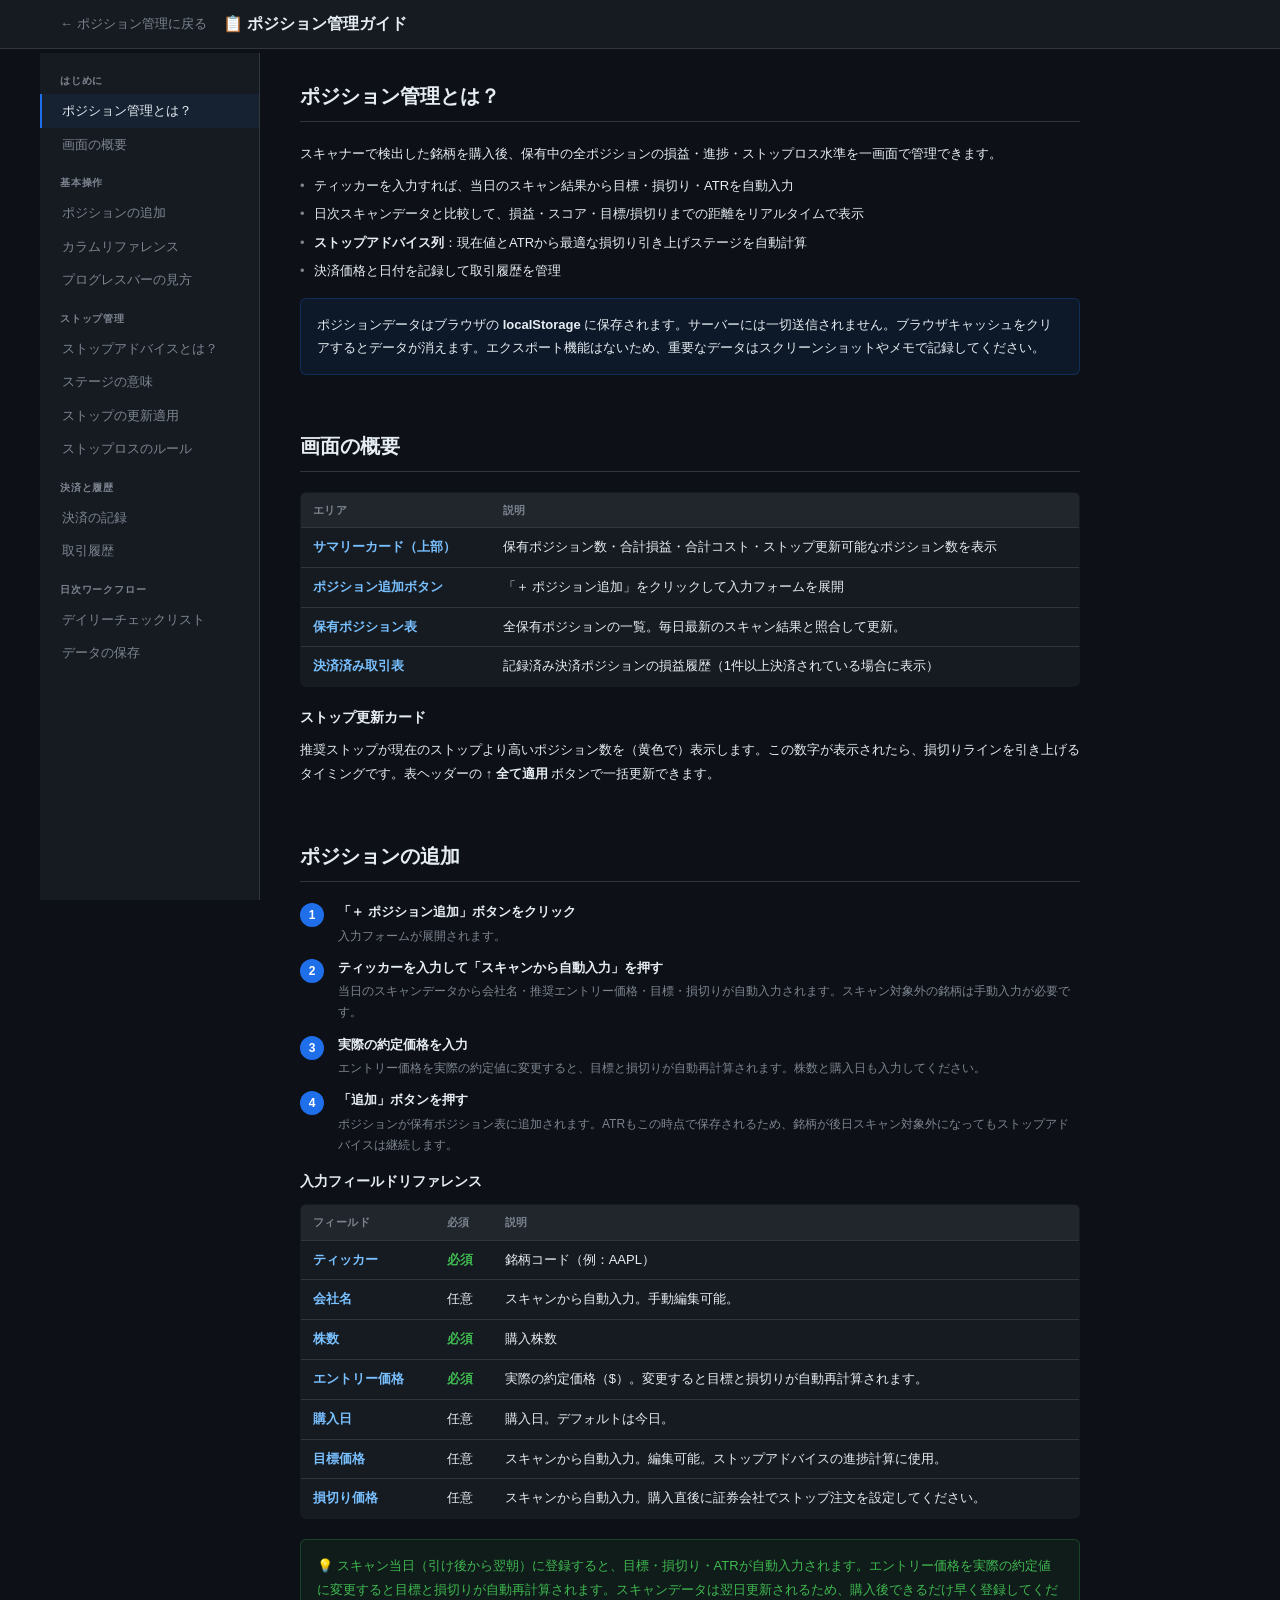
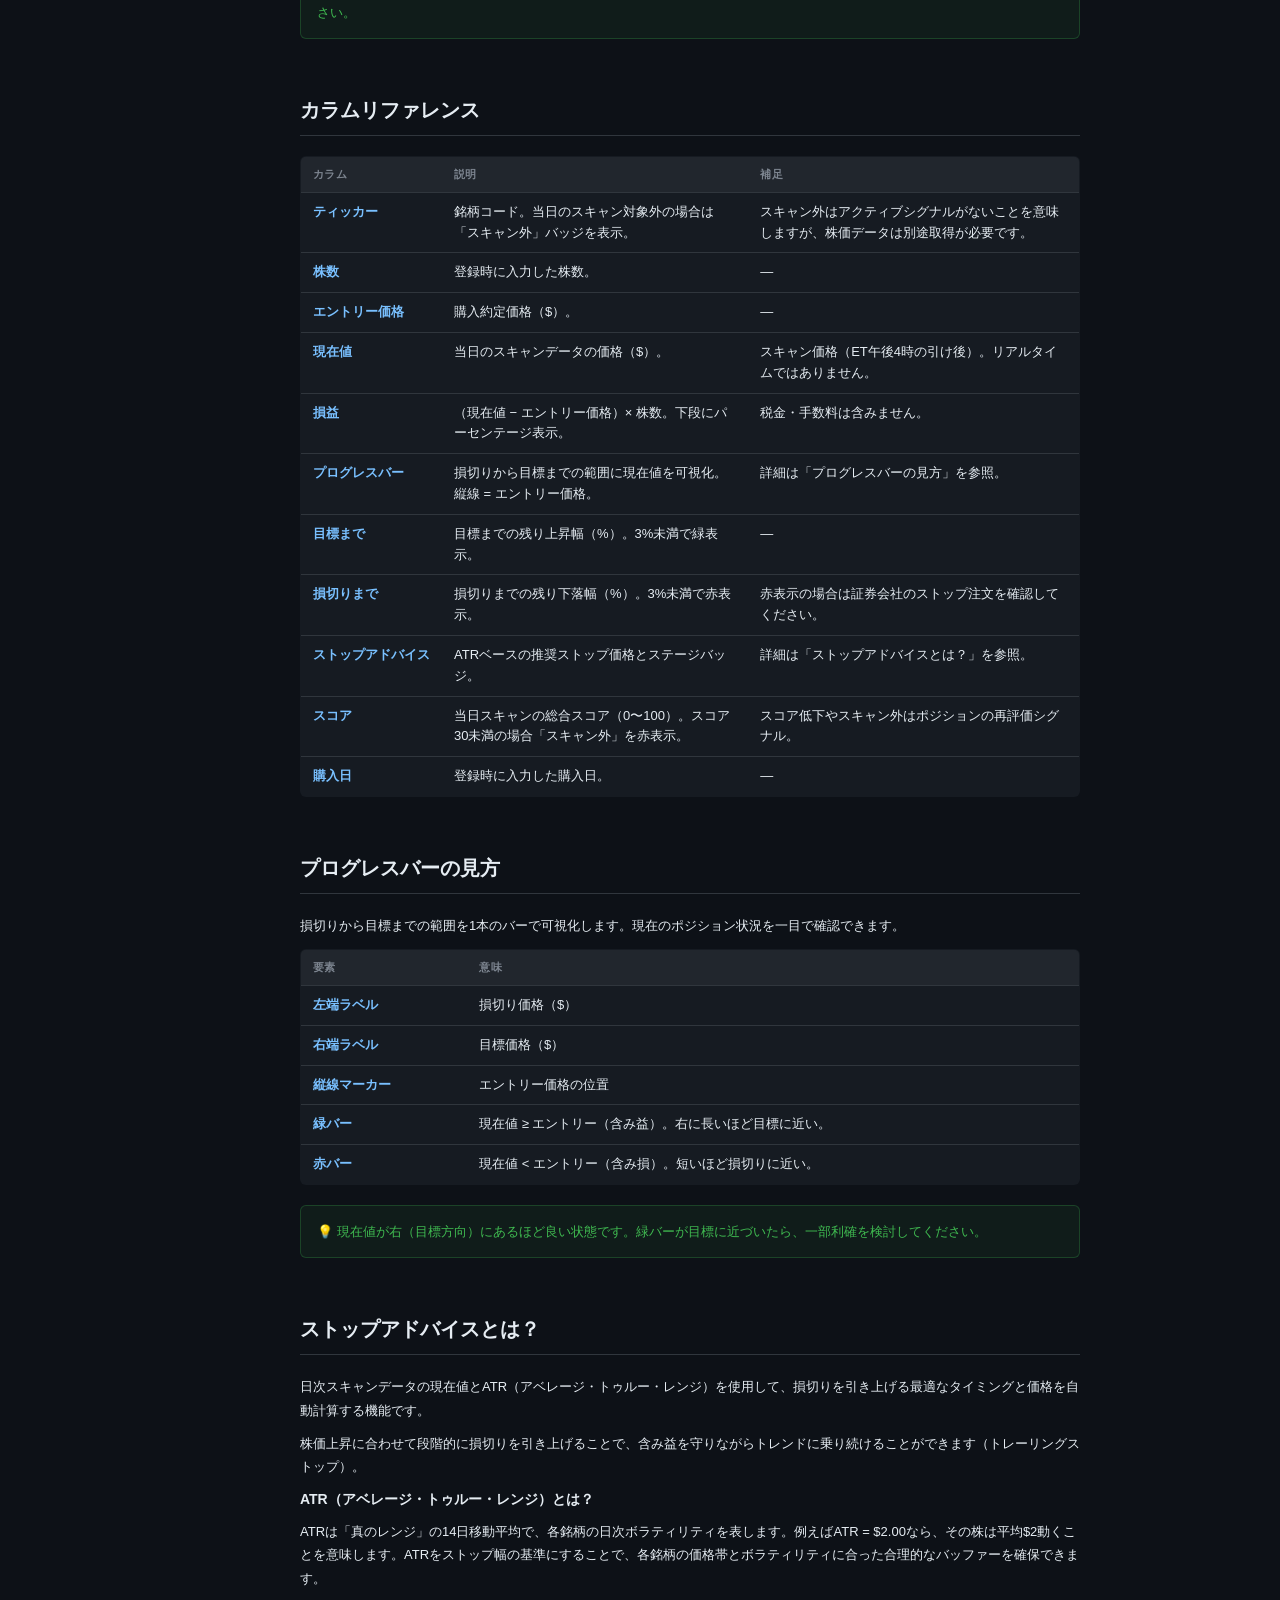
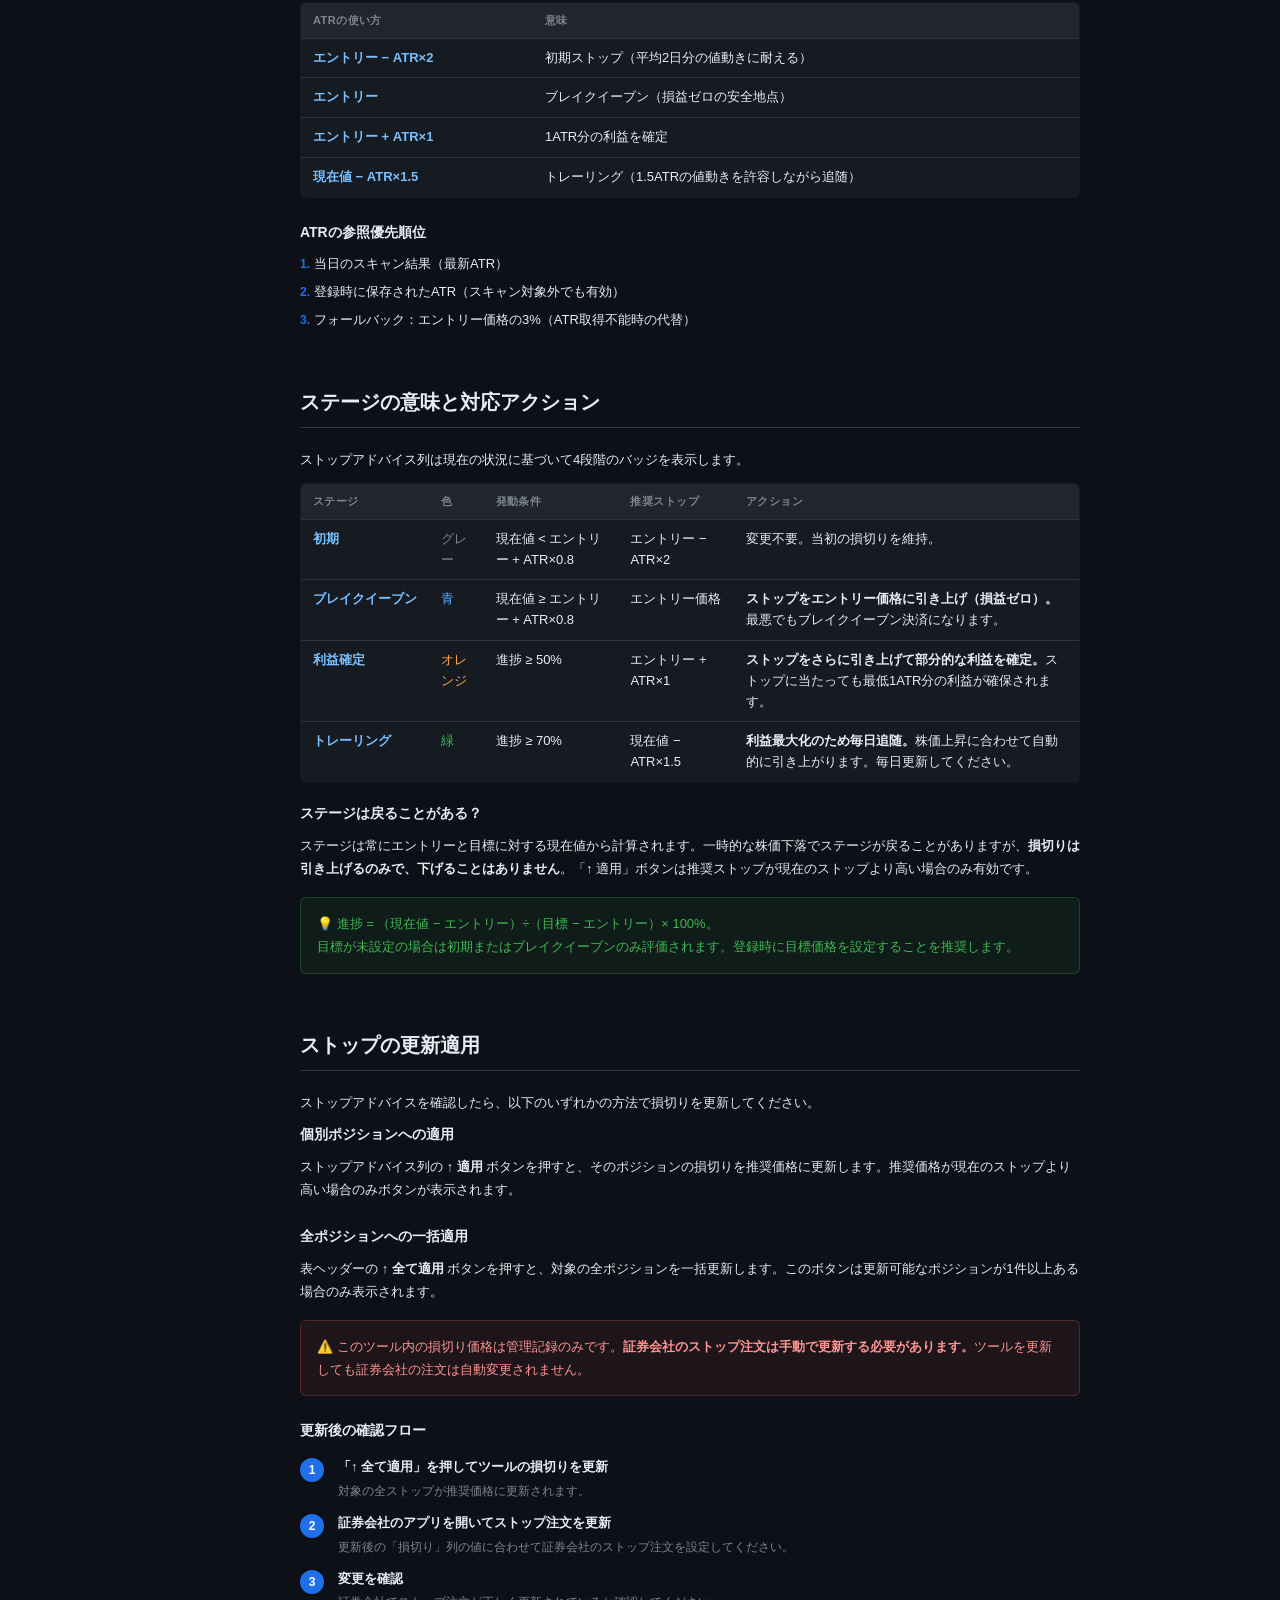
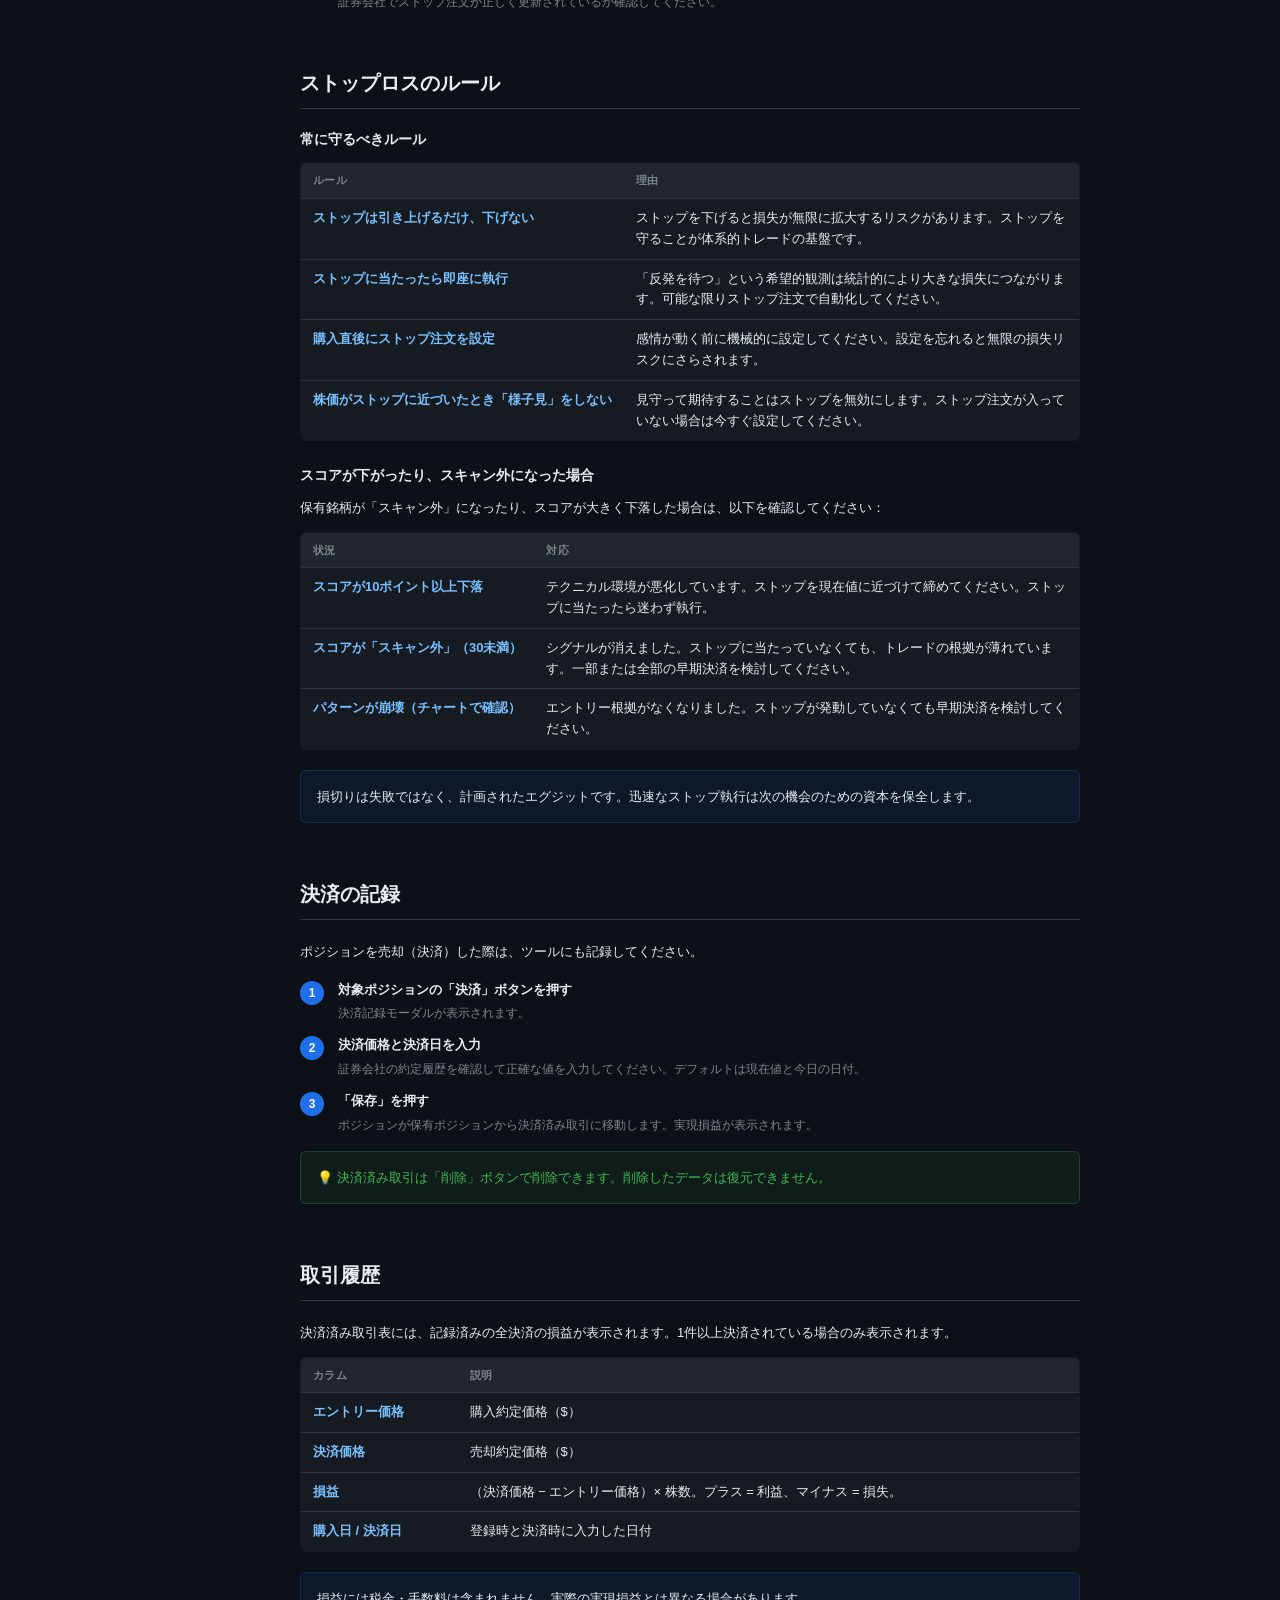
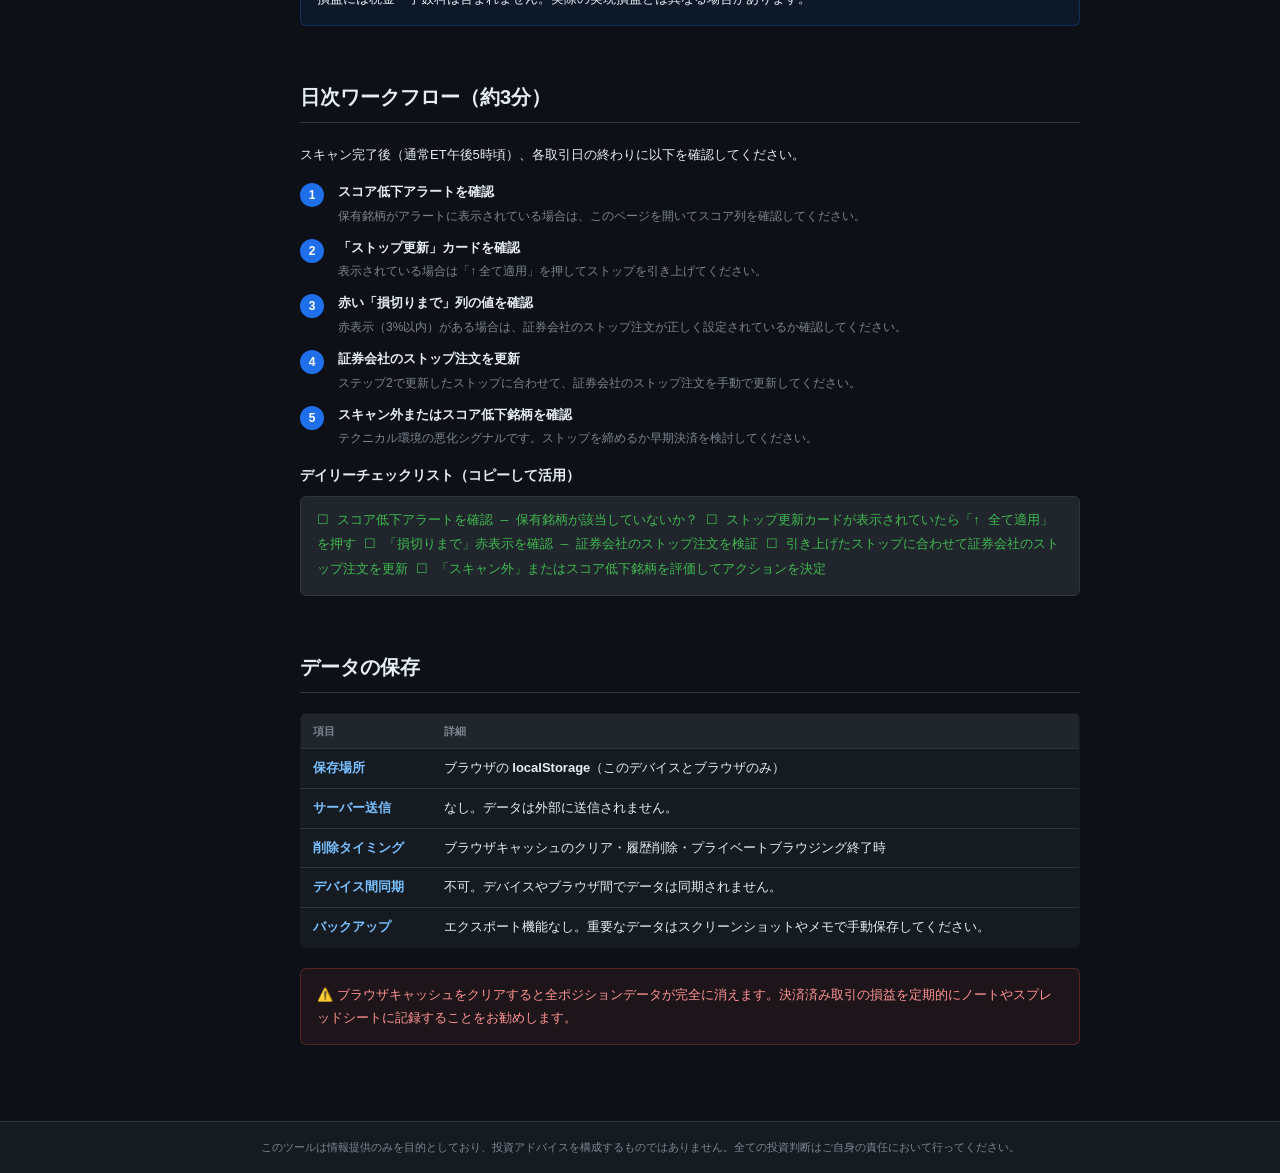
<file: docs/positions-help.html>
<!DOCTYPE html>
<html lang="ja">
<head>
  <meta charset="UTF-8" />
  <meta name="viewport" content="width=device-width, initial-scale=1.0" />
  <title>ポジション管理ガイド | 米国株テクニカルスキャナー</title>
  <link rel="stylesheet" href="css/style.css" />
  <link rel="stylesheet" href="css/help.css" />
</head>
<body>

<header>
  <div class="help-header-inner">
    <a href="positions.html" class="back-link">&larr; ポジション管理に戻る</a>
    <h1>&#128203; ポジション管理ガイド</h1>
  </div>
</header>

<div class="help-layout">

  <nav class="help-nav" id="help-nav">
    <ul>
      <li class="nav-section">はじめに</li>
      <li><a href="#overview">ポジション管理とは？</a></li>
      <li><a href="#screen">画面の概要</a></li>
      <li class="nav-section">基本操作</li>
      <li><a href="#add">ポジションの追加</a></li>
      <li><a href="#columns">カラムリファレンス</a></li>
      <li><a href="#progress">プログレスバーの見方</a></li>
      <li class="nav-section">ストップ管理</li>
      <li><a href="#stop-advice">ストップアドバイスとは？</a></li>
      <li><a href="#stages">ステージの意味</a></li>
      <li><a href="#apply">ストップの更新適用</a></li>
      <li><a href="#rules">ストップロスのルール</a></li>
      <li class="nav-section">決済と履歴</li>
      <li><a href="#close">決済の記録</a></li>
      <li><a href="#history">取引履歴</a></li>
      <li class="nav-section">日次ワークフロー</li>
      <li><a href="#daily">デイリーチェックリスト</a></li>
      <li><a href="#storage">データの保存</a></li>
    </ul>
  </nav>

  <main class="help-content">

    <section class="help-section" id="overview">
      <h2>ポジション管理とは？</h2>
      <p>スキャナーで検出した銘柄を購入後、保有中の全ポジションの損益・進捗・ストップロス水準を一画面で管理できます。</p>
      <ul>
        <li>ティッカーを入力すれば、当日のスキャン結果から目標・損切り・ATRを自動入力</li>
        <li>日次スキャンデータと比較して、損益・スコア・目標/損切りまでの距離をリアルタイムで表示</li>
        <li><strong>ストップアドバイス列</strong>：現在値とATRから最適な損切り引き上げステージを自動計算</li>
        <li>決済価格と日付を記録して取引履歴を管理</li>
      </ul>
      <div class="info-box">
        <p>ポジションデータはブラウザの <strong>localStorage</strong> に保存されます。サーバーには一切送信されません。ブラウザキャッシュをクリアするとデータが消えます。エクスポート機能はないため、重要なデータはスクリーンショットやメモで記録してください。</p>
      </div>
    </section>

    <section class="help-section" id="screen">
      <h2>画面の概要</h2>
      <table class="h-table">
        <thead><tr><th>エリア</th><th>説明</th></tr></thead>
        <tbody>
          <tr><td>サマリーカード（上部）</td><td>保有ポジション数・合計損益・合計コスト・ストップ更新可能なポジション数を表示</td></tr>
          <tr><td>ポジション追加ボタン</td><td>「&#65291; ポジション追加」をクリックして入力フォームを展開</td></tr>
          <tr><td>保有ポジション表</td><td>全保有ポジションの一覧。毎日最新のスキャン結果と照合して更新。</td></tr>
          <tr><td>決済済み取引表</td><td>記録済み決済ポジションの損益履歴（1件以上決済されている場合に表示）</td></tr>
        </tbody>
      </table>

      <h3>ストップ更新カード</h3>
      <p>推奨ストップが現在のストップより高いポジション数を（黄色で）表示します。この数字が表示されたら、損切りラインを引き上げるタイミングです。表ヘッダーの <strong>&uarr; 全て適用</strong> ボタンで一括更新できます。</p>
    </section>

    <section class="help-section" id="add">
      <h2>ポジションの追加</h2>

      <div class="step-list">
        <div class="step">
          <div class="step-num">1</div>
          <div class="step-body">
            <strong>「&#65291; ポジション追加」ボタンをクリック</strong>
            <span>入力フォームが展開されます。</span>
          </div>
        </div>
        <div class="step">
          <div class="step-num">2</div>
          <div class="step-body">
            <strong>ティッカーを入力して「スキャンから自動入力」を押す</strong>
            <span>当日のスキャンデータから会社名・推奨エントリー価格・目標・損切りが自動入力されます。スキャン対象外の銘柄は手動入力が必要です。</span>
          </div>
        </div>
        <div class="step">
          <div class="step-num">3</div>
          <div class="step-body">
            <strong>実際の約定価格を入力</strong>
            <span>エントリー価格を実際の約定値に変更すると、目標と損切りが自動再計算されます。株数と購入日も入力してください。</span>
          </div>
        </div>
        <div class="step">
          <div class="step-num">4</div>
          <div class="step-body">
            <strong>「追加」ボタンを押す</strong>
            <span>ポジションが保有ポジション表に追加されます。ATRもこの時点で保存されるため、銘柄が後日スキャン対象外になってもストップアドバイスは継続します。</span>
          </div>
        </div>
      </div>

      <h3>入力フィールドリファレンス</h3>
      <table class="h-table">
        <thead><tr><th>フィールド</th><th>必須</th><th>説明</th></tr></thead>
        <tbody>
          <tr><td>ティッカー</td><td class="good">必須</td><td>銘柄コード（例：AAPL）</td></tr>
          <tr><td>会社名</td><td>任意</td><td>スキャンから自動入力。手動編集可能。</td></tr>
          <tr><td>株数</td><td class="good">必須</td><td>購入株数</td></tr>
          <tr><td>エントリー価格</td><td class="good">必須</td><td>実際の約定価格（$）。変更すると目標と損切りが自動再計算されます。</td></tr>
          <tr><td>購入日</td><td>任意</td><td>購入日。デフォルトは今日。</td></tr>
          <tr><td>目標価格</td><td>任意</td><td>スキャンから自動入力。編集可能。ストップアドバイスの進捗計算に使用。</td></tr>
          <tr><td>損切り価格</td><td>任意</td><td>スキャンから自動入力。購入直後に証券会社でストップ注文を設定してください。</td></tr>
        </tbody>
      </table>

      <div class="tip-box">
        <p>&#128161; スキャン当日（引け後から翌朝）に登録すると、目標・損切り・ATRが自動入力されます。エントリー価格を実際の約定値に変更すると目標と損切りが自動再計算されます。スキャンデータは翌日更新されるため、購入後できるだけ早く登録してください。</p>
      </div>
    </section>

    <section class="help-section" id="columns">
      <h2>カラムリファレンス</h2>
      <table class="h-table">
        <thead><tr><th>カラム</th><th>説明</th><th>補足</th></tr></thead>
        <tbody>
          <tr>
            <td><strong>ティッカー</strong></td>
            <td>銘柄コード。当日のスキャン対象外の場合は「スキャン外」バッジを表示。</td>
            <td>スキャン外はアクティブシグナルがないことを意味しますが、株価データは別途取得が必要です。</td>
          </tr>
          <tr>
            <td><strong>株数</strong></td>
            <td>登録時に入力した株数。</td>
            <td>&mdash;</td>
          </tr>
          <tr>
            <td><strong>エントリー価格</strong></td>
            <td>購入約定価格（$）。</td>
            <td>&mdash;</td>
          </tr>
          <tr>
            <td><strong>現在値</strong></td>
            <td>当日のスキャンデータの価格（$）。</td>
            <td>スキャン価格（ET午後4時の引け後）。リアルタイムではありません。</td>
          </tr>
          <tr>
            <td><strong>損益</strong></td>
            <td>（現在値 &minus; エントリー価格）&times; 株数。下段にパーセンテージ表示。</td>
            <td>税金・手数料は含みません。</td>
          </tr>
          <tr>
            <td><strong>プログレスバー</strong></td>
            <td>損切りから目標までの範囲に現在値を可視化。縦線 = エントリー価格。</td>
            <td>詳細は「プログレスバーの見方」を参照。</td>
          </tr>
          <tr>
            <td><strong>目標まで</strong></td>
            <td>目標までの残り上昇幅（%）。3%未満で緑表示。</td>
            <td>&mdash;</td>
          </tr>
          <tr>
            <td><strong>損切りまで</strong></td>
            <td>損切りまでの残り下落幅（%）。3%未満で赤表示。</td>
            <td>赤表示の場合は証券会社のストップ注文を確認してください。</td>
          </tr>
          <tr>
            <td><strong>ストップアドバイス</strong></td>
            <td>ATRベースの推奨ストップ価格とステージバッジ。</td>
            <td>詳細は「ストップアドバイスとは？」を参照。</td>
          </tr>
          <tr>
            <td><strong>スコア</strong></td>
            <td>当日スキャンの総合スコア（0〜100）。スコア30未満の場合「スキャン外」を赤表示。</td>
            <td>スコア低下やスキャン外はポジションの再評価シグナル。</td>
          </tr>
          <tr>
            <td><strong>購入日</strong></td>
            <td>登録時に入力した購入日。</td>
            <td>&mdash;</td>
          </tr>
        </tbody>
      </table>
    </section>

    <section class="help-section" id="progress">
      <h2>プログレスバーの見方</h2>
      <p>損切りから目標までの範囲を1本のバーで可視化します。現在のポジション状況を一目で確認できます。</p>

      <table class="h-table">
        <thead><tr><th>要素</th><th>意味</th></tr></thead>
        <tbody>
          <tr><td>左端ラベル</td><td>損切り価格（$）</td></tr>
          <tr><td>右端ラベル</td><td>目標価格（$）</td></tr>
          <tr><td>縦線マーカー</td><td>エントリー価格の位置</td></tr>
          <tr><td class="good">緑バー</td><td>現在値 &ge; エントリー（含み益）。右に長いほど目標に近い。</td></tr>
          <tr><td class="bad">赤バー</td><td>現在値 &lt; エントリー（含み損）。短いほど損切りに近い。</td></tr>
        </tbody>
      </table>

      <div class="tip-box">
        <p>&#128161; 現在値が右（目標方向）にあるほど良い状態です。緑バーが目標に近づいたら、一部利確を検討してください。</p>
      </div>
    </section>

    <section class="help-section" id="stop-advice">
      <h2>ストップアドバイスとは？</h2>
      <p>日次スキャンデータの現在値とATR（アベレージ・トゥルー・レンジ）を使用して、損切りを引き上げる最適なタイミングと価格を自動計算する機能です。</p>
      <p>株価上昇に合わせて段階的に損切りを引き上げることで、含み益を守りながらトレンドに乗り続けることができます（トレーリングストップ）。</p>

      <h3>ATR（アベレージ・トゥルー・レンジ）とは？</h3>
      <p>ATRは「真のレンジ」の14日移動平均で、各銘柄の日次ボラティリティを表します。例えばATR = $2.00なら、その株は平均$2動くことを意味します。ATRをストップ幅の基準にすることで、各銘柄の価格帯とボラティリティに合った合理的なバッファーを確保できます。</p>

      <table class="h-table">
        <thead><tr><th>ATRの使い方</th><th>意味</th></tr></thead>
        <tbody>
          <tr><td>エントリー &minus; ATR&times;2</td><td>初期ストップ（平均2日分の値動きに耐える）</td></tr>
          <tr><td>エントリー</td><td>ブレイクイーブン（損益ゼロの安全地点）</td></tr>
          <tr><td>エントリー + ATR&times;1</td><td>1ATR分の利益を確定</td></tr>
          <tr><td>現在値 &minus; ATR&times;1.5</td><td>トレーリング（1.5ATRの値動きを許容しながら追随）</td></tr>
        </tbody>
      </table>

      <h3>ATRの参照優先順位</h3>
      <ol>
        <li>当日のスキャン結果（最新ATR）</li>
        <li>登録時に保存されたATR（スキャン対象外でも有効）</li>
        <li>フォールバック：エントリー価格の3%（ATR取得不能時の代替）</li>
      </ol>
    </section>

    <section class="help-section" id="stages">
      <h2>ステージの意味と対応アクション</h2>
      <p>ストップアドバイス列は現在の状況に基づいて4段階のバッジを表示します。</p>

      <table class="h-table">
        <thead><tr><th>ステージ</th><th>色</th><th>発動条件</th><th>推奨ストップ</th><th>アクション</th></tr></thead>
        <tbody>
          <tr>
            <td><strong>初期</strong></td>
            <td style="color:var(--text-muted)">グレー</td>
            <td>現在値 &lt; エントリー + ATR&times;0.8</td>
            <td>エントリー &minus; ATR&times;2</td>
            <td>変更不要。当初の損切りを維持。</td>
          </tr>
          <tr>
            <td><strong>ブレイクイーブン</strong></td>
            <td style="color:#58a6ff">青</td>
            <td>現在値 &ge; エントリー + ATR&times;0.8</td>
            <td>エントリー価格</td>
            <td><strong>ストップをエントリー価格に引き上げ（損益ゼロ）。</strong>最悪でもブレイクイーブン決済になります。</td>
          </tr>
          <tr>
            <td><strong>利益確定</strong></td>
            <td style="color:#ffa348">オレンジ</td>
            <td>進捗 &ge; 50%</td>
            <td>エントリー + ATR&times;1</td>
            <td><strong>ストップをさらに引き上げて部分的な利益を確定。</strong>ストップに当たっても最低1ATR分の利益が確保されます。</td>
          </tr>
          <tr>
            <td><strong>トレーリング</strong></td>
            <td style="color:var(--green)">緑</td>
            <td>進捗 &ge; 70%</td>
            <td>現在値 &minus; ATR&times;1.5</td>
            <td><strong>利益最大化のため毎日追随。</strong>株価上昇に合わせて自動的に引き上がります。毎日更新してください。</td>
          </tr>
        </tbody>
      </table>

      <h3>ステージは戻ることがある？</h3>
      <p>ステージは常にエントリーと目標に対する現在値から計算されます。一時的な株価下落でステージが戻ることがありますが、<strong>損切りは引き上げるのみで、下げることはありません</strong>。「&uarr; 適用」ボタンは推奨ストップが現在のストップより高い場合のみ有効です。</p>

      <div class="tip-box">
        <p>&#128161; 進捗 = （現在値 &minus; エントリー）&divide;（目標 &minus; エントリー）&times; 100%。<br>
        目標が未設定の場合は初期またはブレイクイーブンのみ評価されます。登録時に目標価格を設定することを推奨します。</p>
      </div>
    </section>

    <section class="help-section" id="apply">
      <h2>ストップの更新適用</h2>
      <p>ストップアドバイスを確認したら、以下のいずれかの方法で損切りを更新してください。</p>

      <h3>個別ポジションへの適用</h3>
      <p>ストップアドバイス列の <strong>&uarr; 適用</strong> ボタンを押すと、そのポジションの損切りを推奨価格に更新します。推奨価格が現在のストップより高い場合のみボタンが表示されます。</p>

      <h3>全ポジションへの一括適用</h3>
      <p>表ヘッダーの <strong>&uarr; 全て適用</strong> ボタンを押すと、対象の全ポジションを一括更新します。このボタンは更新可能なポジションが1件以上ある場合のみ表示されます。</p>

      <div class="warn-box">
        <p>&#9888;&#65039; このツール内の損切り価格は管理記録のみです。<strong>証券会社のストップ注文は手動で更新する必要があります。</strong>ツールを更新しても証券会社の注文は自動変更されません。</p>
      </div>

      <h3>更新後の確認フロー</h3>
      <div class="step-list">
        <div class="step">
          <div class="step-num">1</div>
          <div class="step-body">
            <strong>「&uarr; 全て適用」を押してツールの損切りを更新</strong>
            <span>対象の全ストップが推奨価格に更新されます。</span>
          </div>
        </div>
        <div class="step">
          <div class="step-num">2</div>
          <div class="step-body">
            <strong>証券会社のアプリを開いてストップ注文を更新</strong>
            <span>更新後の「損切り」列の値に合わせて証券会社のストップ注文を設定してください。</span>
          </div>
        </div>
        <div class="step">
          <div class="step-num">3</div>
          <div class="step-body">
            <strong>変更を確認</strong>
            <span>証券会社でストップ注文が正しく更新されているか確認してください。</span>
          </div>
        </div>
      </div>
    </section>

    <section class="help-section" id="rules">
      <h2>ストップロスのルール</h2>

      <h3>常に守るべきルール</h3>
      <table class="h-table">
        <thead><tr><th>ルール</th><th>理由</th></tr></thead>
        <tbody>
          <tr>
            <td class="good">ストップは引き上げるだけ、下げない</td>
            <td>ストップを下げると損失が無限に拡大するリスクがあります。ストップを守ることが体系的トレードの基盤です。</td>
          </tr>
          <tr>
            <td class="good">ストップに当たったら即座に執行</td>
            <td>「反発を待つ」という希望的観測は統計的により大きな損失につながります。可能な限りストップ注文で自動化してください。</td>
          </tr>
          <tr>
            <td class="good">購入直後にストップ注文を設定</td>
            <td>感情が動く前に機械的に設定してください。設定を忘れると無限の損失リスクにさらされます。</td>
          </tr>
          <tr>
            <td class="bad">株価がストップに近づいたとき「様子見」をしない</td>
            <td>見守って期待することはストップを無効にします。ストップ注文が入っていない場合は今すぐ設定してください。</td>
          </tr>
        </tbody>
      </table>

      <h3>スコアが下がったり、スキャン外になった場合</h3>
      <p>保有銘柄が「スキャン外」になったり、スコアが大きく下落した場合は、以下を確認してください：</p>
      <table class="h-table">
        <thead><tr><th>状況</th><th>対応</th></tr></thead>
        <tbody>
          <tr>
            <td>スコアが10ポイント以上下落</td>
            <td>テクニカル環境が悪化しています。ストップを現在値に近づけて締めてください。ストップに当たったら迷わず執行。</td>
          </tr>
          <tr>
            <td>スコアが「スキャン外」（30未満）</td>
            <td>シグナルが消えました。ストップに当たっていなくても、トレードの根拠が薄れています。一部または全部の早期決済を検討してください。</td>
          </tr>
          <tr>
            <td>パターンが崩壊（チャートで確認）</td>
            <td>エントリー根拠がなくなりました。ストップが発動していなくても早期決済を検討してください。</td>
          </tr>
        </tbody>
      </table>

      <div class="info-box">
        <p>損切りは失敗ではなく、計画されたエグジットです。迅速なストップ執行は次の機会のための資本を保全します。</p>
      </div>
    </section>

    <section class="help-section" id="close">
      <h2>決済の記録</h2>
      <p>ポジションを売却（決済）した際は、ツールにも記録してください。</p>

      <div class="step-list">
        <div class="step">
          <div class="step-num">1</div>
          <div class="step-body">
            <strong>対象ポジションの「決済」ボタンを押す</strong>
            <span>決済記録モーダルが表示されます。</span>
          </div>
        </div>
        <div class="step">
          <div class="step-num">2</div>
          <div class="step-body">
            <strong>決済価格と決済日を入力</strong>
            <span>証券会社の約定履歴を確認して正確な値を入力してください。デフォルトは現在値と今日の日付。</span>
          </div>
        </div>
        <div class="step">
          <div class="step-num">3</div>
          <div class="step-body">
            <strong>「保存」を押す</strong>
            <span>ポジションが保有ポジションから決済済み取引に移動します。実現損益が表示されます。</span>
          </div>
        </div>
      </div>

      <div class="tip-box">
        <p>&#128161; 決済済み取引は「削除」ボタンで削除できます。削除したデータは復元できません。</p>
      </div>
    </section>

    <section class="help-section" id="history">
      <h2>取引履歴</h2>
      <p>決済済み取引表には、記録済みの全決済の損益が表示されます。1件以上決済されている場合のみ表示されます。</p>

      <table class="h-table">
        <thead><tr><th>カラム</th><th>説明</th></tr></thead>
        <tbody>
          <tr><td>エントリー価格</td><td>購入約定価格（$）</td></tr>
          <tr><td>決済価格</td><td>売却約定価格（$）</td></tr>
          <tr><td>損益</td><td>（決済価格 &minus; エントリー価格）&times; 株数。プラス = 利益、マイナス = 損失。</td></tr>
          <tr><td>購入日 / 決済日</td><td>登録時と決済時に入力した日付</td></tr>
        </tbody>
      </table>

      <div class="info-box">
        <p>損益には税金・手数料は含まれません。実際の実現損益とは異なる場合があります。</p>
      </div>
    </section>

    <section class="help-section" id="daily">
      <h2>日次ワークフロー（約3分）</h2>
      <p>スキャン完了後（通常ET午後5時頃）、各取引日の終わりに以下を確認してください。</p>

      <div class="step-list">
        <div class="step">
          <div class="step-num">1</div>
          <div class="step-body">
            <strong>スコア低下アラートを確認</strong>
            <span>保有銘柄がアラートに表示されている場合は、このページを開いてスコア列を確認してください。</span>
          </div>
        </div>
        <div class="step">
          <div class="step-num">2</div>
          <div class="step-body">
            <strong>「ストップ更新」カードを確認</strong>
            <span>表示されている場合は「&uarr; 全て適用」を押してストップを引き上げてください。</span>
          </div>
        </div>
        <div class="step">
          <div class="step-num">3</div>
          <div class="step-body">
            <strong>赤い「損切りまで」列の値を確認</strong>
            <span>赤表示（3%以内）がある場合は、証券会社のストップ注文が正しく設定されているか確認してください。</span>
          </div>
        </div>
        <div class="step">
          <div class="step-num">4</div>
          <div class="step-body">
            <strong>証券会社のストップ注文を更新</strong>
            <span>ステップ2で更新したストップに合わせて、証券会社のストップ注文を手動で更新してください。</span>
          </div>
        </div>
        <div class="step">
          <div class="step-num">5</div>
          <div class="step-body">
            <strong>スキャン外またはスコア低下銘柄を確認</strong>
            <span>テクニカル環境の悪化シグナルです。ストップを締めるか早期決済を検討してください。</span>
          </div>
        </div>
      </div>

      <h3>デイリーチェックリスト（コピーして活用）</h3>
      <div class="formula" style="font-size:13px;line-height:1.9;">
&#9744; スコア低下アラートを確認 &mdash; 保有銘柄が該当していないか？
&#9744; ストップ更新カードが表示されていたら「&uarr; 全て適用」を押す
&#9744; 「損切りまで」赤表示を確認 &mdash; 証券会社のストップ注文を検証
&#9744; 引き上げたストップに合わせて証券会社のストップ注文を更新
&#9744; 「スキャン外」またはスコア低下銘柄を評価してアクションを決定
      </div>
    </section>

    <section class="help-section" id="storage">
      <h2>データの保存</h2>

      <table class="h-table">
        <thead><tr><th>項目</th><th>詳細</th></tr></thead>
        <tbody>
          <tr><td>保存場所</td><td>ブラウザの <strong>localStorage</strong>（このデバイスとブラウザのみ）</td></tr>
          <tr><td>サーバー送信</td><td>なし。データは外部に送信されません。</td></tr>
          <tr><td>削除タイミング</td><td>ブラウザキャッシュのクリア・履歴削除・プライベートブラウジング終了時</td></tr>
          <tr><td>デバイス間同期</td><td>不可。デバイスやブラウザ間でデータは同期されません。</td></tr>
          <tr><td>バックアップ</td><td>エクスポート機能なし。重要なデータはスクリーンショットやメモで手動保存してください。</td></tr>
        </tbody>
      </table>

      <div class="warn-box">
        <p>&#9888;&#65039; ブラウザキャッシュをクリアすると全ポジションデータが完全に消えます。決済済み取引の損益を定期的にノートやスプレッドシートに記録することをお勧めします。</p>
      </div>
    </section>

  </main>
</div>

<footer class="site-footer">
  このツールは情報提供のみを目的としており、投資アドバイスを構成するものではありません。全ての投資判断はご自身の責任において行ってください。
</footer>

<script>
  const sections = document.querySelectorAll(".help-section");
  const navLinks = document.querySelectorAll(".help-nav a");

  const observer = new IntersectionObserver((entries) => {
    entries.forEach(entry => {
      if (entry.isIntersecting) {
        navLinks.forEach(a => a.classList.remove("active"));
        const link = document.querySelector(`.help-nav a[href="#${entry.target.id}"]`);
        if (link) link.classList.add("active");
      }
    });
  }, { rootMargin: "-20% 0px -70% 0px" });

  sections.forEach(s => observer.observe(s));
</script>

</body>
</html>
</file>
<file: docs/css/style.css>
/* ── Reset & base ───────────────────────────────────────────── */
*, *::before, *::after { box-sizing: border-box; margin: 0; padding: 0; }

:root {
  --bg: #0d1117;
  --bg2: #161b22;
  --bg3: #21262d;
  --border: #30363d;
  --text: #e6edf3;
  --text-muted: #7d8590;
  --accent: #1f6feb;
  --green: #3fb950;
  --red: #f85149;
  --yellow: #d29922;
  --orange: #f0883e;
  --radius: 6px;
  --font: -apple-system, BlinkMacSystemFont, "Segoe UI", Helvetica, Arial, sans-serif;
}

html, body {
  height: 100%;
  background: var(--bg);
  color: var(--text);
  font-family: var(--font);
  font-size: 14px;
  line-height: 1.5;
}

/* ── Header ───────────────────────────────────────────────── */
header {
  background: var(--bg2);
  border-bottom: 1px solid var(--border);
  position: sticky;
  top: 0;
  z-index: 100;
}
.header-inner {
  max-width: 1600px;
  margin: 0 auto;
  padding: 12px 20px;
  display: flex;
  align-items: center;
  justify-content: space-between;
}
header h1 { font-size: 18px; font-weight: 600; }
.last-update { font-size: 12px; color: var(--text-muted); }

/* ── Layout ───────────────────────────────────────────────── */
.main-layout {
  max-width: 1600px;
  margin: 0 auto;
  display: flex;
  gap: 0;
  min-height: calc(100vh - 53px);
}

/* ── Sidebar ──────────────────────────────────────────────── */
.sidebar {
  width: 220px;
  flex-shrink: 0;
  background: var(--bg2);
  border-right: 1px solid var(--border);
  padding: 16px;
  overflow-y: auto;
}
.filter-section h2,
.stats-section h2 {
  font-size: 12px;
  font-weight: 600;
  text-transform: uppercase;
  letter-spacing: 0.05em;
  color: var(--text-muted);
  margin-bottom: 12px;
}
.filter-section { margin-bottom: 24px; }

.filter-section label {
  display: flex;
  flex-direction: column;
  gap: 4px;
  font-size: 12px;
  color: var(--text-muted);
  margin-bottom: 10px;
}
.filter-section select,
.filter-section input[type="search"] {
  background: var(--bg3);
  border: 1px solid var(--border);
  border-radius: var(--radius);
  color: var(--text);
  padding: 6px 8px;
  font-size: 13px;
  width: 100%;
  cursor: pointer;
}
.filter-section input[type="search"] {
  cursor: text;
  -webkit-appearance: none;
}
.filter-section input[type="search"]::placeholder { color: var(--text-muted); }
.filter-section select:focus,
.filter-section input[type="search"]:focus { outline: none; border-color: var(--accent); }

/* ── Preset tooltip ──────────────────────────────────────── */
.filter-label-row {
  display: flex;
  align-items: center;
  gap: 5px;
  margin-bottom: 4px;
}
.filter-label-text { font-size: 12px; color: var(--text-muted); }
.preset-help-btn {
  background: var(--bg3);
  border: 1px solid var(--border);
  border-radius: 50%;
  color: var(--text-muted);
  cursor: pointer;
  font-size: 10px;
  font-weight: 700;
  width: 16px;
  height: 16px;
  line-height: 1;
  padding: 0;
  flex-shrink: 0;
  transition: all 0.15s;
}
.preset-help-btn:hover,
.preset-help-btn.active { border-color: var(--accent); color: var(--text); }
.preset-tooltip {
  background: var(--bg3);
  border: 1px solid var(--border);
  border-radius: var(--radius);
  padding: 10px 12px;
  margin-bottom: 8px;
  display: flex;
  flex-direction: column;
  gap: 8px;
}
.preset-tooltip.hidden { display: none; }
.preset-tip-item {
  display: flex;
  flex-direction: column;
  gap: 2px;
}
.preset-tip-item strong { font-size: 11px; color: #79c0ff; }
.preset-tip-item span  { font-size: 11px; color: var(--text-muted); line-height: 1.5; }

/* ── Stats ────────────────────────────────────────────────── */
.stats { display: flex; flex-direction: column; gap: 8px; }
.stat-item {
  display: flex;
  justify-content: space-between;
  align-items: center;
  font-size: 13px;
}
.stat-label { color: var(--text-muted); }
.stat-value { font-weight: 600; color: var(--text); }

/* ── Content ──────────────────────────────────────────────── */
.content { flex: 1; overflow: hidden; padding: 16px; display: flex; flex-direction: column; gap: 12px; }

/* ── Sort bar ─────────────────────────────────────────────── */
.sort-bar {
  display: flex;
  align-items: center;
  gap: 8px;
  font-size: 13px;
  color: var(--text-muted);
}
.sort-btn {
  background: var(--bg3);
  border: 1px solid var(--border);
  border-radius: var(--radius);
  color: var(--text-muted);
  padding: 4px 10px;
  font-size: 13px;
  cursor: pointer;
  transition: all 0.15s;
}
.sort-btn:hover { border-color: var(--accent); color: var(--text); }
.sort-btn.active { background: var(--accent); border-color: var(--accent); color: #fff; }

/* ── Table ────────────────────────────────────────────────── */
.table-wrapper { overflow-x: auto; border-radius: var(--radius); border: 1px solid var(--border); }
table { width: 100%; border-collapse: collapse; background: var(--bg2); }
thead { background: var(--bg3); }
th {
  padding: 10px 12px;
  text-align: left;
  font-size: 12px;
  font-weight: 600;
  color: var(--text-muted);
  text-transform: uppercase;
  letter-spacing: 0.04em;
  white-space: nowrap;
  border-bottom: 1px solid var(--border);
}
td {
  padding: 10px 12px;
  border-bottom: 1px solid var(--border);
  white-space: nowrap;
  vertical-align: middle;
}
tbody tr:last-child td { border-bottom: none; }
tbody tr { cursor: pointer; transition: background 0.1s; }
tbody tr:hover { background: var(--bg3); }
tbody tr.selected { background: rgba(31, 111, 235, 0.15); }

.loading { text-align: center; color: var(--text-muted); padding: 32px; }

/* ── Score bar ────────────────────────────────────────────── */
.score-cell { display: flex; align-items: center; gap: 8px; min-width: 100px; }
.score-bar-bg { background: var(--bg3); border-radius: 99px; height: 6px; flex: 1; }
.score-bar-fill { height: 100%; border-radius: 99px; background: linear-gradient(90deg, var(--accent), var(--green)); }
.score-num { font-weight: 600; width: 26px; text-align: right; }

/* ── Probability badge ────────────────────────────────────── */
.prob-badge {
  display: inline-block;
  padding: 2px 8px;
  border-radius: 99px;
  font-size: 12px;
  font-weight: 600;
}
.prob-high { background: rgba(63, 185, 80, 0.2); color: var(--green); }
.prob-mid  { background: rgba(210, 153, 34, 0.2); color: var(--yellow); }
.prob-low  { background: rgba(125, 133, 144, 0.2); color: var(--text-muted); }

/* ── Pattern tags ─────────────────────────────────────────── */
.pattern-tags { display: flex; flex-wrap: wrap; gap: 4px; max-width: 280px; }
.pattern-tag {
  background: rgba(31, 111, 235, 0.15);
  border: 1px solid rgba(31, 111, 235, 0.3);
  border-radius: 4px;
  color: #79c0ff;
  font-size: 11px;
  padding: 1px 6px;
}
.pattern-tag-more {
  background: rgba(125, 133, 144, 0.15);
  border: 1px solid rgba(125, 133, 144, 0.3);
  border-radius: 4px;
  color: var(--text-muted);
  font-size: 11px;
  padding: 1px 6px;
}

/* ── Pattern list (chart panel) ───────────────────────────── */
.pattern-list-section {
  border-top: 1px solid var(--border);
  padding: 10px 16px 14px;
}
.pattern-list-header {
  font-size: 11px;
  font-weight: 600;
  text-transform: uppercase;
  letter-spacing: 0.05em;
  color: var(--text-muted);
  margin-bottom: 8px;
}
.pattern-list {
  display: flex;
  flex-direction: column;
  gap: 6px;
}
.pattern-list-item {
  display: flex;
  align-items: center;
  gap: 10px;
}
.pattern-list-item .pattern-tag { flex-shrink: 0; }
.conf-bar-bg {
  flex: 1;
  max-width: 100px;
  height: 4px;
  background: var(--bg3);
  border-radius: 99px;
}
.conf-bar-fill {
  height: 100%;
  border-radius: 99px;
}
.conf-high .conf-bar-fill, .conf-bar-fill.conf-high { background: var(--green); }
.conf-mid  .conf-bar-fill, .conf-bar-fill.conf-mid  { background: var(--yellow); }
.conf-low  .conf-bar-fill, .conf-bar-fill.conf-low  { background: var(--text-muted); }
.conf-pct {
  font-size: 11px;
  font-weight: 600;
  width: 30px;
  text-align: right;
  flex-shrink: 0;
}
.conf-pct.conf-high { color: var(--green); }
.conf-pct.conf-mid  { color: var(--yellow); }
.conf-pct.conf-low  { color: var(--text-muted); }
.conf-empty { font-size: 12px; color: var(--text-muted); }

/* ── Price cells ──────────────────────────────────────────── */
.price { font-variant-numeric: tabular-nums; }
.price-target { color: var(--green); font-weight: 600; }
.price-stop { color: var(--red); font-weight: 600; }
.target-weeks {
  display: block;
  font-size: 11px;
  font-weight: 400;
  color: var(--text-muted);
  margin-top: 2px;
}
.rr-good { color: var(--green); font-weight: 600; }
.rr-ok { color: var(--yellow); font-weight: 600; }
.rr-bad { color: var(--text-muted); }

/* ── Chart panel ──────────────────────────────────────────── */
.chart-panel {
  background: var(--bg2);
  border: 1px solid var(--border);
  border-radius: var(--radius);
  overflow: hidden;
}
.chart-panel.hidden { display: none; }
.chart-header {
  display: flex;
  justify-content: space-between;
  align-items: center;
  padding: 10px 16px;
  border-bottom: 1px solid var(--border);
  font-weight: 600;
}
.chart-close {
  background: none;
  border: none;
  color: var(--text-muted);
  font-size: 16px;
  cursor: pointer;
  padding: 0 4px;
}
.chart-close:hover { color: var(--text); }
#chart-container { height: 400px; }

/* ── Signal detail ────────────────────────────────────────── */
.signal-detail {
  padding: 12px 16px;
  border-top: 1px solid var(--border);
  font-size: 13px;
  color: var(--text-muted);
  display: flex;
  flex-wrap: wrap;
  gap: 16px;
}
.signal-detail-item { display: flex; flex-direction: column; gap: 2px; }
.signal-detail-item .label { font-size: 11px; text-transform: uppercase; letter-spacing: 0.04em; }
.signal-detail-item .value { font-weight: 600; color: var(--text); }

/* ── Header right ─────────────────────────────────────────── */
.header-right {
  display: flex;
  align-items: center;
  gap: 12px;
}
.help-btn {
  background: var(--bg3);
  border: 1px solid var(--border);
  border-radius: var(--radius);
  color: var(--text-muted);
  cursor: pointer;
  font-size: 12px;
  font-weight: 600;
  padding: 4px 10px;
  text-decoration: none;
  line-height: 1.5;
  transition: all 0.15s;
  flex-shrink: 0;
}
.help-btn:hover { border-color: var(--accent); color: var(--text); }

/* ── Modal ────────────────────────────────────────────────── */
.modal-overlay {
  position: fixed;
  inset: 0;
  background: rgba(0, 0, 0, 0.7);
  z-index: 200;
  display: flex;
  align-items: center;
  justify-content: center;
  padding: 20px;
}
.modal-overlay.hidden { display: none; }

.modal {
  background: var(--bg2);
  border: 1px solid var(--border);
  border-radius: 10px;
  width: 100%;
  max-width: 680px;
  max-height: 90vh;
  display: flex;
  flex-direction: column;
  overflow: hidden;
}
.modal-header {
  display: flex;
  justify-content: space-between;
  align-items: center;
  padding: 16px 20px;
  border-bottom: 1px solid var(--border);
}
.modal-header h2 { font-size: 16px; font-weight: 600; }

.modal-tabs {
  display: flex;
  border-bottom: 1px solid var(--border);
  background: var(--bg3);
}
.modal-tab {
  background: none;
  border: none;
  border-bottom: 2px solid transparent;
  color: var(--text-muted);
  cursor: pointer;
  font-size: 13px;
  font-weight: 500;
  padding: 10px 16px;
  transition: all 0.15s;
}
.modal-tab:hover { color: var(--text); }
.modal-tab.active { border-bottom-color: var(--accent); color: var(--text); }

.modal-body {
  overflow-y: auto;
  flex: 1;
  padding: 20px;
}

.tab-content { display: none; }
.tab-content.active { display: block; }

.tab-content h3 {
  font-size: 13px;
  font-weight: 600;
  color: var(--text-muted);
  text-transform: uppercase;
  letter-spacing: 0.05em;
  margin: 20px 0 10px;
}
.tab-content h3:first-child { margin-top: 0; }

.tab-content ul {
  list-style: none;
  display: flex;
  flex-direction: column;
  gap: 8px;
}
.tab-content ul li {
  font-size: 13px;
  color: var(--text);
  padding-left: 12px;
  position: relative;
  line-height: 1.6;
}
.tab-content ul li::before {
  content: "•";
  position: absolute;
  left: 0;
  color: var(--text-muted);
}

.tab-content p {
  font-size: 13px;
  color: var(--text);
  line-height: 1.7;
  margin-bottom: 8px;
}

/* ── Help table ───────────────────────────────────────────── */
.help-table {
  width: 100%;
  border-collapse: collapse;
  font-size: 13px;
  margin-bottom: 4px;
}
.help-table th {
  background: var(--bg3);
  color: var(--text-muted);
  font-size: 11px;
  font-weight: 600;
  letter-spacing: 0.04em;
  padding: 8px 10px;
  text-align: left;
  border: 1px solid var(--border);
}
.help-table td {
  padding: 8px 10px;
  border: 1px solid var(--border);
  color: var(--text);
  line-height: 1.5;
  white-space: normal;
  vertical-align: top;
}
.help-table td:first-child { font-weight: 600; white-space: nowrap; color: #79c0ff; }

/* ── Disclaimer box ───────────────────────────────────────── */
.disclaimer-box {
  background: rgba(248, 81, 73, 0.1);
  border: 1px solid rgba(248, 81, 73, 0.3);
  border-radius: var(--radius);
  padding: 14px 16px;
  margin-bottom: 16px;
}
.disclaimer-box h3 {
  color: var(--red) !important;
  margin-top: 0 !important;
  text-transform: none !important;
  letter-spacing: 0 !important;
  font-size: 14px !important;
}
.disclaimer-box p {
  color: var(--text);
  margin-bottom: 0;
}

/* ── Sort bar right group ─────────────────────────────────── */
.sort-bar-right {
  margin-left: auto;
  display: flex;
  align-items: center;
  gap: 8px;
}

/* ── Favorites ────────────────────────────────────────────── */
.star-th { width: 36px; padding: 10px 4px !important; }
.star-cell { padding: 4px 4px !important; text-align: center; }
.fav-btn {
  background: none;
  border: none;
  cursor: pointer;
  font-size: 15px;
  padding: 2px 4px;
  line-height: 1;
  opacity: 0.3;
  transition: opacity 0.15s, transform 0.1s;
}
.fav-btn:hover { opacity: 1; transform: scale(1.25); }
.fav-btn.fav-active { opacity: 1; }

.fav-toggle-btn {
  background: var(--bg3);
  border: 1px solid var(--border);
  border-radius: var(--radius);
  color: var(--text-muted);
  cursor: pointer;
  font-size: 13px;
  padding: 4px 10px;
  transition: all 0.15s;
}
.fav-toggle-btn:hover { border-color: var(--yellow); color: var(--text); }
.fav-toggle-btn.fav-toggle-active {
  background: rgba(210, 153, 34, 0.15);
  border-color: var(--yellow);
  color: var(--yellow);
}

/* ── Backtest toggle button ───────────────────────────────── */
.bt-toggle-btn {
  display: inline-block;
  text-decoration: none;
  background: var(--bg3);
  border: 1px solid var(--border);
  border-radius: var(--radius);
  color: var(--text-muted);
  cursor: pointer;
  font-size: 13px;
  padding: 4px 12px;
  transition: all 0.15s;
}
.bt-toggle-btn:hover { border-color: var(--accent); color: var(--text); }

/* ── Backtest panel ───────────────────────────────────────── */
.backtest-panel {
  background: var(--bg2);
  border: 1px solid var(--border);
  border-radius: var(--radius);
  padding: 16px;
  display: flex;
  flex-direction: column;
  gap: 16px;
}
.backtest-panel.hidden { display: none; }
.bt-header {
  display: flex;
  justify-content: space-between;
  align-items: baseline;
  flex-wrap: wrap;
  gap: 8px;
}
.bt-title { font-size: 15px; font-weight: 600; margin-right: 10px; }
.bt-filter-info {
  font-size: 11px;
  color: var(--text-muted);
  background: var(--bg3);
  border: 1px solid var(--border);
  border-radius: 4px;
  padding: 2px 8px;
}
.bt-updated { font-size: 11px; color: var(--text-muted); }
.bt-cards { display: flex; gap: 10px; flex-wrap: wrap; }
.bt-card {
  background: var(--bg3);
  border: 1px solid var(--border);
  border-radius: var(--radius);
  padding: 12px 16px;
  min-width: 130px;
  flex: 1;
}
.bt-card-capital { flex: 2; }
.bt-card-label { font-size: 11px; color: var(--text-muted); margin-bottom: 4px; }
.bt-card-value { font-size: 22px; font-weight: 700; line-height: 1.2; }
.bt-card-sub   { font-size: 11px; color: var(--text-muted); margin-top: 4px; }
.bt-tables { display: flex; gap: 16px; flex-wrap: wrap; }
.bt-table-block { flex: 1; min-width: 260px; }
.bt-table-block h3,
.bt-signals-section h3 {
  font-size: 12px;
  font-weight: 600;
  color: var(--text-muted);
  text-transform: uppercase;
  letter-spacing: 0.05em;
  margin-bottom: 8px;
}
.bt-table {
  width: 100%;
  border-collapse: collapse;
  font-size: 13px;
  background: var(--bg3);
  border-radius: var(--radius);
  overflow: hidden;
}
.bt-table th {
  background: var(--bg);
  color: var(--text-muted);
  font-size: 11px;
  font-weight: 600;
  letter-spacing: 0.04em;
  padding: 8px 10px;
  text-align: left;
  border-bottom: 1px solid var(--border);
}
.bt-table td {
  padding: 8px 10px;
  border-bottom: 1px solid var(--border);
  white-space: nowrap;
}
.bt-table tbody tr:last-child td { border-bottom: none; }
.bt-signals-wrapper {
  overflow-x: auto;
  border-radius: var(--radius);
  border: 1px solid var(--border);
}
.bt-signals-table td { white-space: nowrap; font-size: 12px; }
.bt-empty { text-align: center; color: var(--text-muted); padding: 24px; font-size: 13px; line-height: 1.8; }
.bt-empty-cell { text-align: center; color: var(--text-muted); padding: 16px; }
.bt-good { color: var(--green); font-weight: 600; }
.bt-mid  { color: var(--yellow); font-weight: 600; }
.bt-bad  { color: var(--red); font-weight: 600; }
.bt-disclaimer {
  font-size: 11px;
  color: var(--text-muted);
  border-top: 1px solid var(--border);
  padding-top: 10px;
}

/* ── Market condition banner ──────────────────────────────── */
.market-banner {
  padding: 9px 14px;
  border-radius: var(--radius);
  font-size: 13px;
  line-height: 1.4;
}
.market-banner.hidden { display: none; }
.market-bull {
  background: rgba(63, 185, 80, 0.08);
  border: 1px solid rgba(63, 185, 80, 0.3);
  color: var(--green);
}
.market-bear {
  background: rgba(248, 81, 73, 0.08);
  border: 1px solid rgba(248, 81, 73, 0.3);
  color: var(--red);
}

/* ── Row badges (earnings / rec) ──────────────────────────── */
.earnings-warn {
  display: inline-block;
  font-size: 0.78rem;
  cursor: default;
  margin-left: 4px;
  vertical-align: middle;
  line-height: 1;
}
.rec-badge {
  display: inline-block;
  font-size: 0.72rem;
  color: var(--yellow);
  cursor: default;
  margin-left: 3px;
  vertical-align: middle;
  line-height: 1;
}

/* ── Order memo (chart panel) ─────────────────────────────── */
.order-memo {
  background: var(--bg3);
  border: 1px solid var(--border);
  border-top: none;
  padding: 12px 16px;
  display: flex;
  flex-direction: column;
  gap: 7px;
}
.order-memo-title {
  font-size: 11px;
  font-weight: 600;
  color: var(--text-muted);
  text-transform: uppercase;
  letter-spacing: 0.06em;
  margin-bottom: 2px;
}
.order-row {
  display: flex;
  align-items: baseline;
  gap: 10px;
}
.order-label {
  font-size: 12px;
  color: var(--text-muted);
  width: 80px;
  flex-shrink: 0;
}
.order-val {
  font-size: 16px;
  font-weight: 700;
}
.order-entry  { color: var(--text); }
.order-target { color: var(--green); }
.order-stop   { color: var(--red); }
.order-hint {
  font-size: 11px;
  color: var(--text-muted);
}
.order-alert {
  font-size: 12px;
  padding: 5px 10px;
  border-radius: 4px;
  margin-top: 2px;
}
.order-alert-sky {
  background: rgba(139, 233, 253, 0.08);
  border: 1px solid rgba(139, 233, 253, 0.3);
  color: #8be9fd;
}
.order-alert-earnings {
  background: rgba(210, 153, 34, 0.1);
  border: 1px solid rgba(210, 153, 34, 0.3);
  color: var(--yellow);
}
.order-alert-rec {
  background: rgba(63, 185, 80, 0.1);
  border: 1px solid rgba(63, 185, 80, 0.3);
  color: var(--green);
}

/* ── Liquidity warning ────────────────────────────────────── */
.liq-warn {
  display: inline-block;
  font-size: 0.75rem;
  color: #58a6ff;
  cursor: default;
  margin-left: 4px;
  vertical-align: middle;
  line-height: 1;
}
.order-alert-liq {
  background: rgba(88, 166, 255, 0.08);
  border: 1px solid rgba(88, 166, 255, 0.25);
  color: #58a6ff;
}

/* ── Order memo entry override ───────────────────────────── */
.order-entry-wrap {
  display: inline-flex;
  align-items: center;
  gap: 2px;
  background: var(--bg3);
  border: 1px solid var(--border);
  border-radius: var(--radius);
  padding: 2px 6px;
}
.order-entry-wrap:focus-within {
  border-color: var(--accent);
}
.order-hint-prefix {
  color: var(--text-muted);
  font-size: 13px;
}
.order-entry-input {
  background: transparent;
  border: none;
  color: var(--text);
  font-size: 14px;
  font-weight: 600;
  outline: none;
  width: 80px;
  text-align: right;
  -moz-appearance: textfield;
}
.order-entry-input::-webkit-outer-spin-button,
.order-entry-input::-webkit-inner-spin-button { -webkit-appearance: none; }
.order-entry-reset {
  background: none;
  border: none;
  color: var(--text-muted);
  cursor: pointer;
  font-size: 13px;
  padding: 0 2px;
  line-height: 1;
}
.order-entry-reset:hover { color: var(--text); }
.entry-ok  { color: var(--green); font-size: 12px; font-weight: 600; margin-left: 6px; }
.entry-ng  { color: var(--red);   font-size: 12px; font-weight: 600; margin-left: 6px; }
.entry-gap { font-size: 11px; margin-left: 4px; }
.entry-gap-up { color: var(--yellow); }
.entry-gap-dn { color: var(--green); }

/* ── Indicator help button ───────────────────────────────── */
.ind-help-btn {
  background: var(--bg3);
  border: 1px solid var(--border);
  border-radius: 50%;
  color: var(--text-muted);
  cursor: pointer;
  font-size: 10px;
  font-weight: 700;
  width: 16px;
  height: 16px;
  line-height: 1;
  padding: 0;
  vertical-align: middle;
  margin-left: 6px;
  transition: all 0.15s;
}
.ind-help-btn:hover,
.ind-help-btn.active { border-color: var(--accent); color: var(--accent); }

/* ── Indicator help panel (legacy hidden) ────────────────── */
.ind-help-panel { display: none !important; }

/* ── Shared help modal ─── */
.help-modal-overlay {
  position: fixed;
  inset: 0;
  background: rgba(0, 0, 0, .65);
  z-index: 600;
  display: flex;
  align-items: center;
  justify-content: center;
  padding: 16px;
}
.help-modal-overlay.hidden { display: none; }
.help-modal-box {
  background: var(--bg2);
  border: 1px solid var(--border);
  border-radius: 12px;
  max-width: 460px;
  width: 100%;
  max-height: 82vh;
  display: flex;
  flex-direction: column;
  overflow: hidden;
  box-shadow: 0 8px 32px rgba(0, 0, 0, .6);
}
.help-modal-head {
  display: flex;
  align-items: center;
  justify-content: space-between;
  padding: 13px 16px;
  border-bottom: 1px solid var(--border);
  font-size: 13px;
  font-weight: 700;
  color: var(--text);
  flex-shrink: 0;
}
.help-modal-close {
  background: none;
  border: 1px solid transparent;
  border-radius: 6px;
  color: var(--text-muted);
  cursor: pointer;
  font-size: 14px;
  line-height: 1;
  padding: 3px 7px;
  transition: all 0.15s;
}
.help-modal-close:hover { border-color: var(--border); color: var(--text); }
.help-modal-body {
  padding: 12px 16px;
  overflow-y: auto;
  display: flex;
  flex-direction: column;
  gap: 12px;
}

/* ── Column help badge ─── */
.col-tip {
  display: inline-flex;
  align-items: center;
  justify-content: center;
  width: 14px;
  height: 14px;
  font-size: 9px;
  font-weight: 700;
  background: var(--bg);
  border: 1px solid var(--border);
  border-radius: 50%;
  color: var(--text-muted);
  cursor: pointer;
  vertical-align: middle;
  margin-left: 3px;
  flex-shrink: 0;
  user-select: none;
  transition: border-color 0.15s, color 0.15s;
}
.col-tip:hover { border-color: var(--accent); color: var(--accent); }

/* ── Floating col-tip popup ─── */
.col-tip-popup {
  position: fixed;
  z-index: 600;
  background: var(--bg2);
  border: 1px solid var(--border);
  border-radius: 8px;
  padding: 10px 14px;
  font-size: 12px;
  color: var(--text);
  max-width: 290px;
  line-height: 1.65;
  box-shadow: 0 4px 20px rgba(0, 0, 0, .5);
  display: none;
  pointer-events: none;
}
.ind-help-header {
  font-size: 11px;
  font-weight: 600;
  color: var(--text-muted);
  text-transform: uppercase;
  letter-spacing: 0.05em;
  margin-bottom: 2px;
}
.ind-help-row {
  display: flex;
  gap: 12px;
  align-items: flex-start;
}
.ind-help-name {
  font-size: 12px;
  font-weight: 700;
  color: #79c0ff;
  min-width: 68px;
  padding-top: 1px;
  flex-shrink: 0;
}
.ind-help-body {
  display: flex;
  flex-direction: column;
  gap: 5px;
  flex: 1;
}
.ind-help-desc {
  font-size: 12px;
  color: var(--text-muted);
  line-height: 1.6;
}
.ind-help-tags {
  display: flex;
  gap: 6px;
  flex-wrap: wrap;
}
.ind-tag {
  font-size: 10px;
  font-weight: 600;
  padding: 1px 7px;
  border-radius: 10px;
}
.ind-tag-ideal { background: rgba(63,185,80,0.15);  color: var(--green); }
.ind-tag-warn  { background: rgba(248,81,73,0.12);  color: var(--red); }

/* ── Score delta badges ───────────────────────────────────── */
.score-delta {
  display: inline-block;
  font-size: 12px;
  font-weight: 600;
  white-space: nowrap;
}
.score-delta-up   { color: var(--green); }
.score-delta-down { color: var(--red); }
.score-delta-flat { color: var(--text-muted); }
.score-delta-new  { color: var(--accent); font-size: 11px; font-weight: 400; }

/* ── P&L chart ────────────────────────────────────────────── */
.pnl-chart-wrap {
  background: var(--bg2);
  border: 1px solid var(--border);
  border-radius: var(--radius);
  overflow: hidden;
}
.pnl-chart-container {
  width: 100%;
  height: 200px;
}

/* ── Footer ───────────────────────────────────────────────── */
.site-footer {
  text-align: center;
  font-size: 11px;
  color: var(--text-muted);
  padding: 16px 20px;
  border-top: 1px solid var(--border);
  background: var(--bg2);
  line-height: 1.7;
}

/* ── Responsive ───────────────────────────────────────────── */
@media (max-width: 768px) {
  .main-layout { flex-direction: column; }
  .sidebar { width: 100%; border-right: none; border-bottom: 1px solid var(--border); }
  .content { padding: 12px; }
  .pattern-tags { max-width: 180px; }
  .modal { max-height: 95vh; }
  .modal-tab { padding: 10px 10px; font-size: 12px; }
}
</file>
<file: docs/css/help.css>
/* ── Help page layout ─────────────────────────────────────── */
.help-header-inner {
  max-width: 1200px;
  margin: 0 auto;
  padding: 12px 20px;
  display: flex;
  align-items: center;
  gap: 16px;
}
.back-link {
  color: var(--text-muted);
  text-decoration: none;
  font-size: 13px;
  white-space: nowrap;
  transition: color 0.15s;
}
.back-link:hover { color: var(--text); }
.help-header-inner h1 { font-size: 16px; font-weight: 600; }

.help-layout {
  max-width: 1200px;
  margin: 0 auto;
  display: flex;
  gap: 0;
  min-height: calc(100vh - 53px);
}

/* ── Help nav sidebar ─────────────────────────────────────── */
.help-nav {
  width: 220px;
  flex-shrink: 0;
  background: var(--bg2);
  border-right: 1px solid var(--border);
  padding: 20px 0;
  position: sticky;
  top: 53px;
  height: calc(100vh - 53px);
  overflow-y: auto;
}
.help-nav ul {
  list-style: none;
  display: flex;
  flex-direction: column;
}
.help-nav a {
  display: block;
  padding: 7px 20px;
  color: var(--text-muted);
  text-decoration: none;
  font-size: 13px;
  border-left: 2px solid transparent;
  transition: all 0.15s;
}
.help-nav a:hover { color: var(--text); background: var(--bg3); }
.help-nav a.active { color: var(--text); border-left-color: var(--accent); background: rgba(31,111,235,0.08); }
.help-nav .nav-section {
  font-size: 10px;
  font-weight: 700;
  text-transform: uppercase;
  letter-spacing: 0.08em;
  color: var(--text-muted);
  padding: 14px 20px 6px;
}
.help-nav .nav-section:first-child { padding-top: 0; }

/* ── Help content ─────────────────────────────────────────── */
.help-content {
  flex: 1;
  overflow-y: auto;
  padding: 32px 40px 60px;
  max-width: 860px;
}

.help-section {
  margin-bottom: 56px;
  scroll-margin-top: 24px;
}
.help-section:last-child { margin-bottom: 0; }

.help-section > h2 {
  font-size: 20px;
  font-weight: 700;
  color: var(--text);
  padding-bottom: 10px;
  border-bottom: 1px solid var(--border);
  margin-bottom: 20px;
}

.help-section h3 {
  font-size: 14px;
  font-weight: 600;
  color: var(--text);
  margin: 24px 0 10px;
}
.help-section h3:first-of-type { margin-top: 0; }

.help-section p {
  font-size: 13px;
  color: var(--text);
  line-height: 1.8;
  margin-bottom: 10px;
}

.help-section ul, .help-section ol {
  padding-left: 0;
  list-style: none;
  display: flex;
  flex-direction: column;
  gap: 6px;
  margin-bottom: 14px;
}
.help-section li {
  font-size: 13px;
  color: var(--text);
  line-height: 1.7;
  padding-left: 14px;
  position: relative;
}
.help-section ul li::before { content: "•"; position: absolute; left: 0; color: var(--text-muted); }
.help-section ol { counter-reset: item; }
.help-section ol li { counter-increment: item; }
.help-section ol li::before { content: counter(item) "."; position: absolute; left: 0; color: var(--accent); font-weight: 600; font-size: 12px; top: 1px; }

/* ── Info / tip boxes ─────────────────────────────────────── */
.info-box {
  background: rgba(31, 111, 235, 0.08);
  border: 1px solid rgba(31, 111, 235, 0.25);
  border-radius: var(--radius);
  padding: 14px 16px;
  margin: 16px 0;
}
.info-box p { margin-bottom: 0; }
.tip-box {
  background: rgba(63, 185, 80, 0.07);
  border: 1px solid rgba(63, 185, 80, 0.25);
  border-radius: var(--radius);
  padding: 14px 16px;
  margin: 16px 0;
}
.tip-box p { color: var(--green); margin-bottom: 0; }
.warn-box {
  background: rgba(248, 81, 73, 0.07);
  border: 1px solid rgba(248, 81, 73, 0.25);
  border-radius: var(--radius);
  padding: 14px 16px;
  margin: 16px 0;
}
.warn-box p { color: #ff9492; margin-bottom: 0; }

/* ── Help tables ──────────────────────────────────────────── */
.h-table {
  width: 100%;
  border-collapse: collapse;
  font-size: 13px;
  margin: 12px 0 20px;
  border-radius: var(--radius);
  overflow: hidden;
  border: 1px solid var(--border);
}
.h-table th {
  background: var(--bg3);
  color: var(--text-muted);
  font-size: 11px;
  font-weight: 600;
  letter-spacing: 0.04em;
  padding: 9px 12px;
  text-align: left;
  border-bottom: 1px solid var(--border);
}
.h-table td {
  padding: 9px 12px;
  border-bottom: 1px solid var(--border);
  color: var(--text);
  vertical-align: top;
  line-height: 1.6;
  white-space: normal;
}
.h-table tbody tr:last-child td { border-bottom: none; }
.h-table tbody tr:hover { background: var(--bg3); }
.h-table td:first-child { font-weight: 600; color: #79c0ff; white-space: nowrap; }
.h-table .num { text-align: right; font-variant-numeric: tabular-nums; }
.h-table .good { color: var(--green); font-weight: 600; }
.h-table .mid  { color: var(--yellow); font-weight: 600; }
.h-table .bad  { color: var(--red); font-weight: 600; }

/* ── Score breakdown bar ──────────────────────────────────── */
.score-breakdown {
  display: flex;
  flex-direction: column;
  gap: 10px;
  margin: 16px 0;
}
.sb-row {
  display: flex;
  align-items: center;
  gap: 12px;
}
.sb-label { font-size: 13px; color: var(--text); width: 100px; flex-shrink: 0; }
.sb-pts   { font-size: 13px; font-weight: 700; color: var(--accent); width: 36px; text-align: right; flex-shrink: 0; }
.sb-bar-bg { flex: 1; height: 8px; background: var(--bg3); border-radius: 99px; }
.sb-bar-fill { height: 100%; border-radius: 99px; }

/* ── Pattern grid ─────────────────────────────────────────── */
.pattern-grid {
  display: grid;
  grid-template-columns: repeat(auto-fill, minmax(260px, 1fr));
  gap: 12px;
  margin: 16px 0;
}
.pattern-card {
  background: var(--bg3);
  border: 1px solid var(--border);
  border-radius: var(--radius);
  padding: 14px 16px;
}
.pattern-card-name {
  font-size: 13px;
  font-weight: 600;
  color: #79c0ff;
  margin-bottom: 6px;
}
.pattern-card-tag {
  display: inline-block;
  font-size: 10px;
  padding: 1px 6px;
  border-radius: 4px;
  margin-bottom: 8px;
  font-weight: 600;
  letter-spacing: 0.04em;
}
.tag-reversal   { background: rgba(248,81,73,0.15); color: #ff9492; }
.tag-cont       { background: rgba(63,185,80,0.15); color: var(--green); }
.tag-breakout   { background: rgba(240,136,62,0.15); color: var(--orange); }
.tag-ma         { background: rgba(31,111,235,0.15); color: #79c0ff; }
.tag-ichimoku   { background: rgba(210,153,34,0.15); color: var(--yellow); }
.tag-divergence { background: rgba(188,140,255,0.15); color: #d2a8ff; }
.tag-candle     { background: rgba(125,133,144,0.15); color: var(--text-muted); }
.tag-wyckoff    { background: rgba(63,185,80,0.08); color: #7ee787; }
.pattern-card p { font-size: 12px; color: var(--text-muted); line-height: 1.6; margin: 0; }

/* ── Formula block ────────────────────────────────────────── */
.formula {
  background: var(--bg3);
  border: 1px solid var(--border);
  border-radius: var(--radius);
  padding: 12px 16px;
  font-family: "Consolas", "SF Mono", monospace;
  font-size: 13px;
  color: var(--green);
  margin: 10px 0;
}

/* ── Step list ────────────────────────────────────────────── */
.step-list {
  display: flex;
  flex-direction: column;
  gap: 12px;
  margin: 16px 0;
}
.step {
  display: flex;
  gap: 14px;
  align-items: flex-start;
}
.step-num {
  width: 24px;
  height: 24px;
  border-radius: 50%;
  background: var(--accent);
  color: #fff;
  font-size: 12px;
  font-weight: 700;
  display: flex;
  align-items: center;
  justify-content: center;
  flex-shrink: 0;
  margin-top: 1px;
}
.step-body { flex: 1; }
.step-body strong { display: block; font-size: 13px; color: var(--text); margin-bottom: 3px; }
.step-body span { font-size: 12px; color: var(--text-muted); line-height: 1.6; }

/* ── Badge inline ─────────────────────────────────────────── */
.badge {
  display: inline-block;
  font-size: 11px;
  font-weight: 600;
  padding: 1px 8px;
  border-radius: 99px;
}
.badge-blue   { background: rgba(31,111,235,0.2); color: #79c0ff; }
.badge-green  { background: rgba(63,185,80,0.2);  color: var(--green); }
.badge-yellow { background: rgba(210,153,34,0.2); color: var(--yellow); }
.badge-red    { background: rgba(248,81,73,0.2);  color: var(--red); }
.badge-warn   { color: var(--yellow); font-size: 12px; }

/* ── Disclaimer section ───────────────────────────────────── */
.disclaimer-big {
  background: rgba(248, 81, 73, 0.07);
  border: 1px solid rgba(248, 81, 73, 0.25);
  border-radius: var(--radius);
  padding: 20px 24px;
  margin-bottom: 20px;
}
.disclaimer-big h3 { color: var(--red) !important; margin-top: 0 !important; font-size: 15px !important; }
.disclaimer-big p { color: var(--text); }

/* ── Responsive ───────────────────────────────────────────── */
@media (max-width: 768px) {
  .help-layout { flex-direction: column; }
  .help-nav {
    width: 100%;
    height: auto;
    position: static;
    border-right: none;
    border-bottom: 1px solid var(--border);
    padding: 12px 0;
    overflow-x: auto;
    overflow-y: hidden;
    display: flex;
    flex-direction: column;
  }
  .help-nav ul {
    flex-direction: row;
    padding: 0 12px;
    white-space: nowrap;
    flex-wrap: nowrap;
  }
  .help-nav .nav-section { display: none; }
  .help-nav a {
    border-left: none;
    border-bottom: 2px solid transparent;
    padding: 6px 12px;
    white-space: nowrap;
  }
  .help-nav a.active { border-bottom-color: var(--accent); border-left-color: transparent; }
  .help-content { padding: 20px 16px 40px; }
  .pattern-grid { grid-template-columns: 1fr; }
}
</file>
